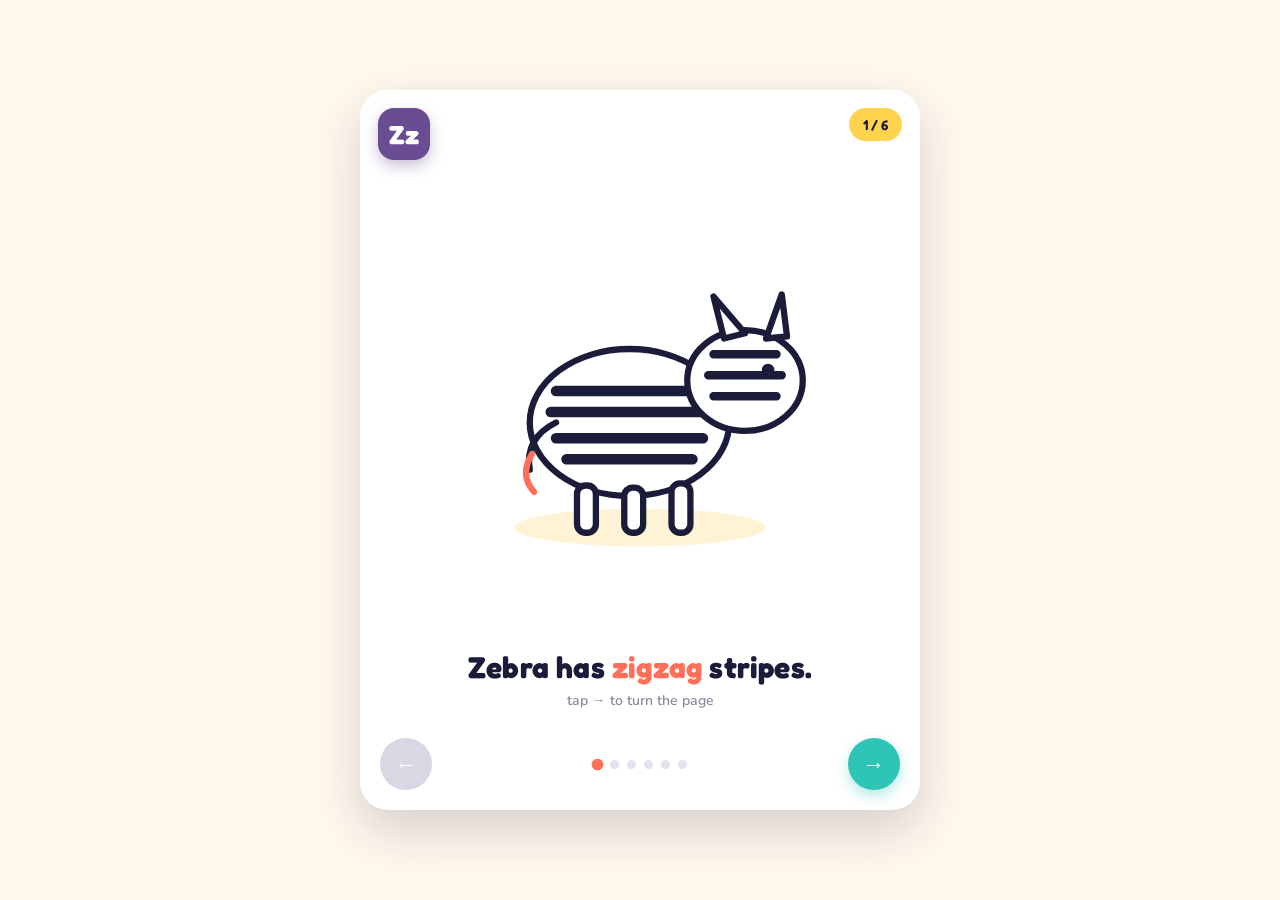
<file: KidsBooks/index.html>
<!DOCTYPE html>
<html lang="en">
<head>
<meta charset="UTF-8">
<title>Z is for Zebra — A Little Book</title>
<style>
  @import url('https://fonts.googleapis.com/css2?family=Fredoka:wght@500;600;700&family=Nunito:wght@600;800&display=swap');

  :root{
    --sun:#FFD34E;
    --coral:#FF6F59;
    --teal:#2EC4B6;
    --plum:#6A4C93;
    --ink:#1B1B3A;
    --paper:#FFFFFF;
    --cream:#FFF8ED;
  }

  *{box-sizing:border-box;}

  html,body{
    margin:0;
    height:100%;
    background:var(--cream);
    font-family:'Nunito',sans-serif;
    overflow:hidden;
  }

  .stage{
    position:relative;
    width:100%;
    height:100vh;
    display:flex;
    align-items:center;
    justify-content:center;
  }

  .book{
    position:relative;
    width:min(94vw,560px);
    height:min(88vh,720px);
    background:var(--paper);
    border-radius:28px;
    box-shadow:0 20px 50px rgba(27,27,58,0.18);
    overflow:hidden;
    display:flex;
    flex-direction:column;
  }

  .badge{
    position:absolute;
    top:18px;
    left:18px;
    width:52px;
    height:52px;
    border-radius:16px;
    background:var(--plum);
    color:#fff;
    display:flex;
    align-items:center;
    justify-content:center;
    font-family:'Fredoka',sans-serif;
    font-weight:700;
    font-size:26px;
    z-index:5;
    box-shadow:0 6px 14px rgba(106,76,147,0.35);
  }

  .pagecount{
    position:absolute;
    top:18px;
    right:18px;
    font-family:'Fredoka',sans-serif;
    font-weight:600;
    font-size:14px;
    color:var(--ink);
    background:var(--sun);
    padding:8px 14px;
    border-radius:20px;
    z-index:5;
  }

  .art-wrap{
    flex:1;
    display:flex;
    align-items:center;
    justify-content:center;
    background:var(--paper);
    padding:60px 30px 10px 30px;
  }

  .art-wrap svg{
    width:100%;
    height:100%;
    max-width:420px;
    max-height:420px;
  }

  .caption{
    padding:8px 28px 28px 28px;
    text-align:center;
  }

  .caption h1{
    font-family:'Fredoka',sans-serif;
    font-size:clamp(22px,6vw,30px);
    font-weight:700;
    color:var(--ink);
    margin:0 0 6px 0;
    letter-spacing:0.2px;
  }

  .caption .zword{
    color:var(--coral);
  }

  .caption p{
    margin:0;
    font-size:14px;
    color:#8A8AA3;
    font-weight:600;
  }

  .nav{
    display:flex;
    align-items:center;
    justify-content:space-between;
    padding:0 20px 20px 20px;
  }

  .navbtn{
    width:52px;
    height:52px;
    border-radius:50%;
    border:none;
    background:var(--teal);
    color:#fff;
    font-family:'Fredoka',sans-serif;
    font-size:22px;
    font-weight:700;
    cursor:pointer;
    display:flex;
    align-items:center;
    justify-content:center;
    transition:transform 0.15s ease, background 0.15s ease;
    box-shadow:0 6px 14px rgba(46,196,182,0.35);
  }
  .navbtn:hover{transform:translateY(-2px) scale(1.05);}
  .navbtn:disabled{
    background:#D8D8E4;
    box-shadow:none;
    cursor:default;
    transform:none;
  }

  .dots{
    display:flex;
    gap:8px;
  }
  .dot{
    width:9px;
    height:9px;
    border-radius:50%;
    background:#E3E3EE;
    transition:background 0.2s ease, transform 0.2s ease;
    cursor:pointer;
  }
  .dot.active{
    background:var(--coral);
    transform:scale(1.3);
  }

  @media (prefers-reduced-motion: reduce){
    .navbtn, .dot{transition:none;}
  }
</style>
</head>
<body>

<div class="stage">
  <div class="book">
    <div class="badge">Zz</div>
    <div class="pagecount" id="pagecount">1 / 6</div>
    <div class="art-wrap" id="art"></div>
    <div class="caption">
      <h1 id="sentence"></h1>
      <p id="sub">tap → to turn the page</p>
    </div>
    <div class="nav">
      <button class="navbtn" id="prev" aria-label="Previous page">&#8592;</button>
      <div class="dots" id="dots"></div>
      <button class="navbtn" id="next" aria-label="Next page">&#8594;</button>
    </div>
  </div>
</div>

<script>
const pages = [
  {
    sentence: 'Zebra has <span class="zword">zigzag</span> stripes.',
    svg: `
    <svg viewBox="0 0 400 400" xmlns="http://www.w3.org/2000/svg">
      <ellipse cx="200" cy="330" rx="120" ry="18" fill="#FFF3D6"/>
      <g>
        <ellipse cx="190" cy="230" rx="95" ry="70" fill="#FFFFFF" stroke="#1B1B3A" stroke-width="6"/>
        <path d="M120 200 L260 200 M115 220 L265 220 M120 245 L260 245 M130 265 L250 265" stroke="#1B1B3A" stroke-width="10" stroke-linecap="round"/>
        <ellipse cx="300" cy="190" rx="55" ry="48" fill="#FFFFFF" stroke="#1B1B3A" stroke-width="6"/>
        <path d="M270 165 L330 165 M265 185 L335 185 M270 205 L330 205" stroke="#1B1B3A" stroke-width="8" stroke-linecap="round"/>
        <circle cx="322" cy="180" r="6" fill="#1B1B3A"/>
        <path d="M280 150 L270 110 L300 145 Z" fill="#FFFFFF" stroke="#1B1B3A" stroke-width="6" stroke-linejoin="round"/>
        <path d="M320 150 L335 108 L340 148 Z" fill="#FFFFFF" stroke="#1B1B3A" stroke-width="6" stroke-linejoin="round"/>
        <rect x="140" y="290" width="18" height="45" rx="8" fill="#FFFFFF" stroke="#1B1B3A" stroke-width="6"/>
        <rect x="185" y="292" width="18" height="43" rx="8" fill="#FFFFFF" stroke="#1B1B3A" stroke-width="6"/>
        <rect x="230" y="288" width="18" height="47" rx="8" fill="#FFFFFF" stroke="#1B1B3A" stroke-width="6"/>
        <path d="M120 230 Q90 245 95 275" fill="none" stroke="#1B1B3A" stroke-width="6" stroke-linecap="round"/>
        <path d="M2 260 Q-10 280 4 296" fill="none" stroke="#FF6F59" stroke-width="6" stroke-linecap="round" transform="translate(95,0)"/>
      </g>
    </svg>`
  },
  {
    sentence: 'Zoe <span class="zword">zips</span> her zipper.',
    svg: `
    <svg viewBox="0 0 400 400" xmlns="http://www.w3.org/2000/svg">
      <ellipse cx="200" cy="345" rx="100" ry="15" fill="#FFF3D6"/>
      <circle cx="200" cy="140" r="62" fill="#FFDCC2"/>
      <path d="M140 110 Q200 60 260 110 Q262 90 200 82 Q138 90 140 110Z" fill="#6A4C93"/>
      <circle cx="180" cy="145" r="7" fill="#1B1B3A"/>
      <circle cx="222" cy="145" r="7" fill="#1B1B3A"/>
      <path d="M182 170 Q200 182 218 170" stroke="#1B1B3A" stroke-width="5" fill="none" stroke-linecap="round"/>
      <ellipse cx="160" cy="160" rx="10" ry="7" fill="#FFB6A3" opacity="0.7"/>
      <ellipse cx="240" cy="160" rx="10" ry="7" fill="#FFB6A3" opacity="0.7"/>
      <path d="M130 210 Q200 190 270 210 L280 340 Q200 365 120 340 Z" fill="#FFD34E"/>
      <path d="M200 205 L200 355" stroke="#1B1B3A" stroke-width="5" stroke-dasharray="2 8" stroke-linecap="round"/>
      <rect x="188" y="255" width="24" height="30" rx="5" fill="#1B1B3A"/>
      <circle cx="200" cy="270" r="5" fill="#FFD34E"/>
      <path d="M130 210 Q100 250 108 300" stroke="#FFD34E" stroke-width="26" fill="none" stroke-linecap="round"/>
      <path d="M270 210 Q300 250 296 300" stroke="#FFD34E" stroke-width="26" fill="none" stroke-linecap="round"/>
      <circle cx="106" cy="304" r="14" fill="#FFDCC2"/>
      <circle cx="298" cy="304" r="14" fill="#FFDCC2"/>
    </svg>`
  },
  {
    sentence: '<span class="zword">Zippy</span> zebra zooms fast.',
    svg: `
    <svg viewBox="0 0 400 400" xmlns="http://www.w3.org/2000/svg">
      <path d="M20 220 L90 220 M10 250 L80 250 M25 280 L95 280" stroke="#2EC4B6" stroke-width="8" stroke-linecap="round" opacity="0.6"/>
      <ellipse cx="230" cy="330" rx="110" ry="16" fill="#FFF3D6"/>
      <g transform="translate(20,0) rotate(-6 230 230)">
        <ellipse cx="230" cy="230" rx="100" ry="65" fill="#FFFFFF" stroke="#1B1B3A" stroke-width="6"/>
        <path d="M165 205 L295 205 M160 225 L300 225 M168 248 L292 248" stroke="#1B1B3A" stroke-width="9" stroke-linecap="round"/>
        <ellipse cx="335" cy="200" rx="48" ry="42" fill="#FFFFFF" stroke="#1B1B3A" stroke-width="6"/>
        <circle cx="355" cy="192" r="6" fill="#1B1B3A"/>
        <path d="M305 175 L296 138 L325 170Z" fill="#FFFFFF" stroke="#1B1B3A" stroke-width="5"/>
        <path d="M175 235 Q125 245 90 235" fill="none" stroke="#1B1B3A" stroke-width="6" stroke-linecap="round"/>
        <rect x="180" y="285" width="16" height="42" rx="7" fill="#FFFFFF" stroke="#1B1B3A" stroke-width="5" transform="rotate(20 188 300)"/>
        <rect x="215" y="288" width="16" height="40" rx="7" fill="#FFFFFF" stroke="#1B1B3A" stroke-width="5" transform="rotate(-15 223 305)"/>
        <rect x="255" y="285" width="16" height="42" rx="7" fill="#FFFFFF" stroke="#1B1B3A" stroke-width="5" transform="rotate(20 263 300)"/>
        <rect x="290" y="288" width="16" height="40" rx="7" fill="#FFFFFF" stroke="#1B1B3A" stroke-width="5" transform="rotate(-18 298 305)"/>
      </g>
      <path d="M70 190 L110 195 M60 240 L100 240 M75 285 L112 280" stroke="#FF6F59" stroke-width="6" stroke-linecap="round"/>
    </svg>`
  },
  {
    sentence: 'Zach eats a <span class="zword">zucchini</span>.',
    svg: `
    <svg viewBox="0 0 400 400" xmlns="http://www.w3.org/2000/svg">
      <ellipse cx="200" cy="345" rx="100" ry="15" fill="#FFF3D6"/>
      <circle cx="195" cy="150" r="60" fill="#F4C89A"/>
      <path d="M138 122 Q195 70 252 122 Q255 100 195 92 Q135 100 138 122Z" fill="#1B1B3A"/>
      <circle cx="175" cy="155" r="7" fill="#1B1B3A"/>
      <circle cx="217" cy="155" r="7" fill="#1B1B3A"/>
      <path d="M178 182 Q195 195 213 182" stroke="#1B1B3A" stroke-width="5" fill="none" stroke-linecap="round"/>
      <ellipse cx="155" cy="170" rx="10" ry="7" fill="#FFB6A3" opacity="0.7"/>
      <ellipse cx="238" cy="170" rx="10" ry="7" fill="#FFB6A3" opacity="0.7"/>
      <path d="M125 220 Q195 200 270 220 L280 340 Q195 365 115 340 Z" fill="#2EC4B6"/>
      <path d="M155 260 Q195 240 235 260" stroke="#1B1B3A" stroke-width="4" fill="none" opacity="0.3"/>
      <g transform="translate(160,235) rotate(-25)">
        <rect x="0" y="0" width="105" height="34" rx="17" fill="#3FA34D"/>
        <rect x="6" y="6" width="93" height="10" rx="5" fill="#7ED17E" opacity="0.7"/>
        <path d="M-6 17 L10 5 L10 29 Z" fill="#2E7D32"/>
      </g>
      <path d="M120 220 Q95 260 100 310" stroke="#2EC4B6" stroke-width="24" fill="none" stroke-linecap="round"/>
      <path d="M270 220 Q300 250 305 300" stroke="#2EC4B6" stroke-width="24" fill="none" stroke-linecap="round"/>
      <circle cx="98" cy="313" r="13" fill="#F4C89A"/>
    </svg>`
  },
  {
    sentence: 'Zara visits the <span class="zword">zoo</span>.',
    svg: `
    <svg viewBox="0 0 400 400" xmlns="http://www.w3.org/2000/svg">
      <ellipse cx="200" cy="350" rx="150" ry="14" fill="#FFF3D6"/>
      <path d="M40 250 L360 250" stroke="#C9A876" stroke-width="10"/>
      <g stroke="#C9A876" stroke-width="8">
        <line x1="60" y1="250" x2="60" y2="210"/>
        <line x1="110" y1="250" x2="110" y2="210"/>
        <line x1="160" y1="250" x2="160" y2="210"/>
      </g>
      <ellipse cx="270" cy="245" rx="55" ry="45" fill="#F2A65A"/>
      <ellipse cx="315" cy="220" rx="26" ry="24" fill="#F2A65A"/>
      <ellipse cx="235" cy="255" rx="8" ry="7" fill="#F2A65A"/>
      <path d="M300 200 L295 175 L312 195Z" fill="#F2A65A"/>
      <path d="M325 200 L338 178 L332 200Z" fill="#F2A65A"/>
      <circle cx="323" cy="214" r="5" fill="#1B1B3A"/>
      <path d="M270 200 Q276 150 300 130" stroke="#F4D06F" stroke-width="20" fill="none" stroke-linecap="round"/>
      <ellipse cx="303" cy="126" rx="20" ry="18" fill="#F4D06F"/>
      <path d="M292 112 L288 96 L300 108Z" fill="#F4D06F"/>
      <path d="M312 112 L320 96 L315 110Z" fill="#F4D06F"/>
      <circle cx="311" cy="122" r="4" fill="#1B1B3A"/>
      <path d="M285 145 L280 165 M295 160 L292 180 M305 150 L302 170" stroke="#B8862E" stroke-width="4"/>
      <circle cx="90" cy="150" r="55" fill="#FFDCC2"/>
      <path d="M40 130 Q90 90 140 130 Q142 105 90 100 Q38 105 40 130Z" fill="#6A4C93"/>
      <circle cx="72" cy="155" r="6" fill="#1B1B3A"/>
      <circle cx="108" cy="155" r="6" fill="#1B1B3A"/>
      <path d="M75 178 Q90 190 105 178" stroke="#1B1B3A" stroke-width="5" fill="none" stroke-linecap="round"/>
      <path d="M40 200 Q90 180 140 200 L148 300 Q90 320 32 300 Z" fill="#FF6F59"/>
      <path d="M148 205 Q175 175 160 145" stroke="#FFDCC2" stroke-width="18" fill="none" stroke-linecap="round"/>
      <path d="M40 220 Q15 250 22 285" stroke="#FF6F59" stroke-width="20" fill="none" stroke-linecap="round"/>
    </svg>`
  },
  {
    sentence: '<span class="zword">Zero</span> zebras left. Goodnight, zoo!',
    svg: `
    <svg viewBox="0 0 400 400" xmlns="http://www.w3.org/2000/svg">
      <circle cx="90" cy="70" r="6" fill="#FFD34E"/>
      <circle cx="330" cy="60" r="4" fill="#FFD34E"/>
      <circle cx="270" cy="40" r="5" fill="#FFD34E"/>
      <circle cx="60" cy="120" r="4" fill="#FFD34E"/>
      <circle cx="200" cy="55" r="4" fill="#FFD34E"/>
      <path d="M300 60 Q320 40 345 45 Q328 55 330 75 Q315 65 300 60Z" fill="#FFD34E"/>
      <ellipse cx="200" cy="340" rx="130" ry="16" fill="#F0EDFB"/>
      <g transform="translate(0,20)">
        <ellipse cx="200" cy="255" rx="105" ry="70" fill="#FFFFFF" stroke="#1B1B3A" stroke-width="6"/>
        <path d="M130 230 L270 230 M125 252 L275 252 M135 275 L265 275" stroke="#1B1B3A" stroke-width="9" stroke-linecap="round"/>
        <ellipse cx="105" cy="220" rx="42" ry="36" fill="#FFFFFF" stroke="#1B1B3A" stroke-width="6"/>
        <path d="M85 208 Q95 200 105 208" stroke="#1B1B3A" stroke-width="4" fill="none" stroke-linecap="round"/>
        <path d="M132 195 L142 165 L150 195Z" fill="#FFFFFF" stroke="#1B1B3A" stroke-width="5"/>
        <path d="M95 300 Q95 320 95 335" stroke="#1B1B3A" stroke-width="14" stroke-linecap="round"/>
        <path d="M150 305 Q150 322 150 335" stroke="#1B1B3A" stroke-width="14" stroke-linecap="round"/>
        <path d="M250 305 Q250 322 250 335" stroke="#1B1B3A" stroke-width="14" stroke-linecap="round"/>
        <path d="M295 235 Q270 245 250 235" fill="none" stroke="#1B1B3A" stroke-width="5" stroke-linecap="round"/>
      </g>
      <path d="M235 60 Q260 40 285 60 Q262 55 250 75 Q240 60 235 60Z" fill="#FFF9E8"/>
    </svg>`
  }
];

let idx = 0;
const artEl = document.getElementById('art');
const sentEl = document.getElementById('sentence');
const countEl = document.getElementById('pagecount');
const dotsEl = document.getElementById('dots');
const prevBtn = document.getElementById('prev');
const nextBtn = document.getElementById('next');

function buildDots(){
  dotsEl.innerHTML = '';
  pages.forEach((p,i)=>{
    const d = document.createElement('div');
    d.className = 'dot' + (i===idx ? ' active' : '');
    d.addEventListener('click', ()=>{ idx = i; render(); });
    dotsEl.appendChild(d);
  });
}

function render(){
  artEl.innerHTML = pages[idx].svg;
  sentEl.innerHTML = pages[idx].sentence;
  countEl.textContent = (idx+1) + ' / ' + pages.length;
  prevBtn.disabled = idx === 0;
  nextBtn.disabled = idx === pages.length - 1;
  buildDots();
}

prevBtn.addEventListener('click', ()=>{ if(idx>0){ idx--; render(); } });
nextBtn.addEventListener('click', ()=>{ if(idx<pages.length-1){ idx++; render(); } });
document.addEventListener('keydown', (e)=>{
  if(e.key === 'ArrowRight' && idx < pages.length-1){ idx++; render(); }
  if(e.key === 'ArrowLeft' && idx > 0){ idx--; render(); }
});

render();
</script>
</body>
</html>
</file>
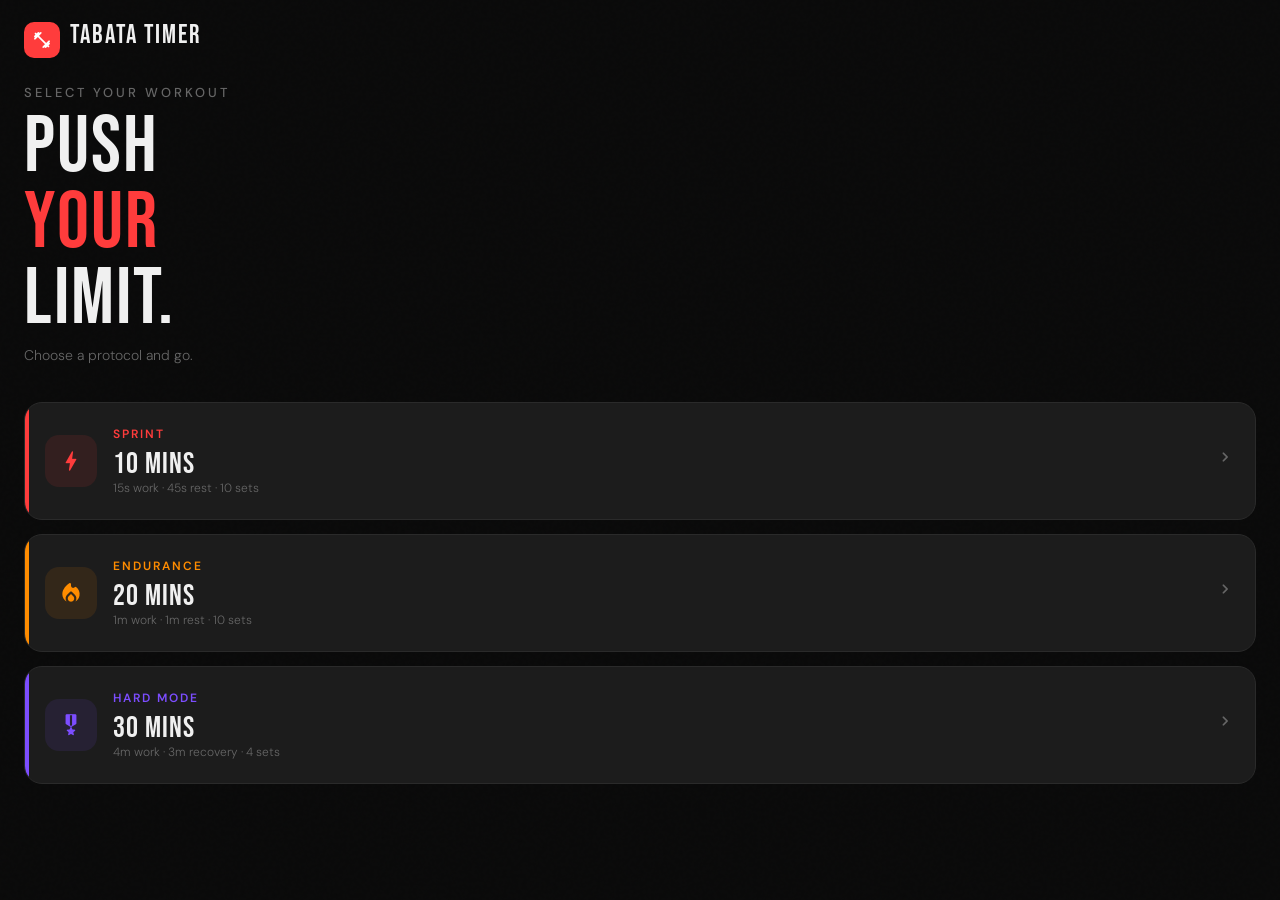
<file: worout/index.html>
<!DOCTYPE html>
<html lang="en">
<head>
  <meta charset="UTF-8" />
  <meta name="viewport" content="width=device-width, initial-scale=1.0, viewport-fit=cover" />
  <meta name="theme-color" content="#0a0a0a" />
  <meta name="apple-mobile-web-app-capable" content="yes" />
  <meta name="apple-mobile-web-app-status-bar-style" content="black-translucent" />
  <meta name="apple-mobile-web-app-title" content="Tabata" />
  <title>Tabata Timer</title>
  <link rel="manifest" href="manifest.json" />
  <link rel="apple-touch-icon" href="icons/icon-192.png" />
  <link href="https://cdn.jsdelivr.net/npm/bootstrap@5.3.2/dist/css/bootstrap.min.css" rel="stylesheet" />
  <link href="https://fonts.googleapis.com/icon?family=Material+Icons+Round" rel="stylesheet" />
  <link href="https://fonts.googleapis.com/css2?family=Bebas+Neue&family=DM+Sans:wght@300;400;500;700&display=swap" rel="stylesheet" />

  <style>
    :root {
      --bg:        #0a0a0a;
      --surface:   #141414;
      --card:      #1c1c1c;
      --border:    #2a2a2a;
      --work:      #ff3c3c;
      --rest:      #00e5a0;
      --prep:      #ffc940;
      --text:      #f0f0f0;
      --muted:     #666;
      --radius:    18px;
      --font-disp: 'Bebas Neue', sans-serif;
      --font-body: 'DM Sans', sans-serif;
    }

    * { box-sizing: border-box; margin: 0; padding: 0; }

    body {
      background: var(--bg);
      color: var(--text);
      font-family: var(--font-body);
      min-height: 100dvh;
      overflow-x: hidden;
    }

    body::before {
      content: '';
      position: fixed; inset: 0;
      background-image: url("data:image/svg+xml,%3Csvg viewBox='0 0 256 256' xmlns='http://www.w3.org/2000/svg'%3E%3Cfilter id='n'%3E%3CfeTurbulence type='fractalNoise' baseFrequency='0.9' numOctaves='4' stitchTiles='stitch'/%3E%3C/filter%3E%3Crect width='100%25' height='100%25' filter='url(%23n)' opacity='0.03'/%3E%3C/svg%3E");
      pointer-events: none; z-index: 0; opacity: 0.4;
    }

    .app-wrapper {
      position: relative; z-index: 1;
      min-height: 100dvh;
      display: flex; flex-direction: column;
    }

    /* ── HEADER ── */
    .app-header {
      padding: 20px 24px 0;
      display: flex; align-items: center; gap: 10px;
    }
    .app-header .logo-icon {
      width: 36px; height: 36px;
      background: var(--work); border-radius: 10px;
      display: flex; align-items: center; justify-content: center;
    }
    .app-header .logo-icon .material-icons-round { font-size: 20px; color: #fff; }
    .app-header h1 { font-family: var(--font-disp); font-size: 26px; letter-spacing: 2px; color: var(--text); }

    /* ── SCREENS ── */
    .screen { display: none; flex-direction: column; flex: 1; padding: 24px; }
    .screen.active { display: flex; animation: fadeUp .3s ease both; }
    @keyframes fadeUp {
      from { opacity: 0; transform: translateY(16px); }
      to   { opacity: 1; transform: translateY(0); }
    }

    /* ── HOME ── */
    .home-tagline { font-size: 13px; font-weight: 500; letter-spacing: 3px; text-transform: uppercase; color: var(--muted); margin-bottom: 6px; }
    .home-title { font-family: var(--font-disp); font-size: clamp(52px, 14vw, 80px); line-height: 0.95; letter-spacing: 2px; color: var(--text); margin-bottom: 8px; }
    .home-title span { color: var(--work); }
    .home-subtitle { font-size: 14px; color: var(--muted); margin-bottom: 36px; font-weight: 300; }

    /* ── WORKOUT CARDS ── */
    .workout-card {
      background: var(--card); border: 1px solid var(--border);
      border-radius: var(--radius); padding: 22px 20px; cursor: pointer;
      transition: transform .2s ease, border-color .2s ease, box-shadow .2s ease;
      position: relative; overflow: hidden; margin-bottom: 14px;
      display: flex; align-items: center; gap: 16px;
    }
    .workout-card::before {
      content: ''; position: absolute; left: 0; top: 0; bottom: 0;
      width: 4px; background: var(--card-accent, var(--work)); border-radius: 4px 0 0 4px;
    }
    .workout-card:hover, .workout-card:active {
      transform: scale(1.015);
      border-color: var(--card-accent, var(--work));
      box-shadow: 0 8px 32px rgba(0,0,0,.4);
    }
    .workout-card .card-icon {
      width: 52px; height: 52px; flex-shrink: 0; border-radius: 14px;
      background: var(--card-accent-bg, rgba(255,60,60,.12));
      display: flex; align-items: center; justify-content: center;
    }
    .workout-card .card-icon .material-icons-round { font-size: 26px; color: var(--card-accent, var(--work)); }
    .workout-card .card-body { flex: 1; }
    .workout-card .card-duration { font-family: var(--font-disp); font-size: 30px; letter-spacing: 1px; color: var(--text); line-height: 1; }
    .workout-card .card-name { font-size: 12px; font-weight: 600; letter-spacing: 2px; text-transform: uppercase; color: var(--card-accent, var(--work)); margin-bottom: 6px; }
    .workout-card .card-meta { font-size: 12px; color: var(--muted); font-weight: 300; }
    .workout-card .card-arrow .material-icons-round { font-size: 20px; color: var(--muted); }

    /* ── TIMER SCREEN ── */
    #timerScreen { padding: 16px 24px 32px; }

    .timer-nav { display: flex; align-items: center; gap: 12px; margin-bottom: 16px; }
    .btn-back {
      background: var(--card); border: 1px solid var(--border); color: var(--text);
      border-radius: 12px; width: 42px; height: 42px;
      display: flex; align-items: center; justify-content: center; cursor: pointer; transition: background .15s;
    }
    .btn-back:hover { background: var(--border); }
    .btn-back .material-icons-round { font-size: 20px; }
    .timer-workout-name { font-size: 13px; font-weight: 600; letter-spacing: 2px; text-transform: uppercase; color: var(--muted); }

    /* ── SOUND TOGGLE ── */
    .sound-toggle {
      background: var(--card); border: 1px solid var(--border); color: var(--muted);
      border-radius: 10px; width: 36px; height: 36px; margin-left: auto;
      display: flex; align-items: center; justify-content: center; cursor: pointer; transition: color .15s;
    }
    .sound-toggle.muted { color: var(--border); }
    .sound-toggle .material-icons-round { font-size: 18px; }

    /* ── PREP BANNER ── */
    .prep-banner {
      display: none; align-items: center; gap: 8px;
      padding: 8px 14px;
      background: rgba(255,201,64,.08); border: 1px solid rgba(255,201,64,.2);
      border-radius: 12px; margin-bottom: 10px;
    }
    .prep-banner.visible { display: flex; }
    .prep-banner .material-icons-round { font-size: 16px; color: var(--prep); }
    .prep-banner .prep-label { font-size: 12px; color: var(--prep); font-weight: 500; letter-spacing: 1px; }

    /* ── PHASE BADGE ── */
    .phase-badge {
      display: inline-flex; align-items: center; gap: 6px;
      padding: 6px 16px; border-radius: 50px;
      font-family: var(--font-disp); font-size: 18px; letter-spacing: 3px;
      transition: background .4s ease, color .4s ease;
    }
    .phase-badge.work { background: rgba(255,60,60,.15);  color: var(--work); }
    .phase-badge.rest { background: rgba(0,229,160,.15);  color: var(--rest); }
    .phase-badge.prep { background: rgba(255,201,64,.15); color: var(--prep); }
    .phase-badge .material-icons-round { font-size: 16px; }

    /* ── VOICE INDICATOR pill (shows what's being spoken) ── */
    .voice-pill {
      display: none;
      align-items: center; gap: 5px;
      padding: 3px 10px;
      border-radius: 50px;
      background: rgba(255,255,255,.06);
      border: 1px solid rgba(255,255,255,.10);
      margin-left: 8px;
    }
    .voice-pill.speaking { display: inline-flex; animation: voiceFade 1.5s ease infinite; }
    .voice-pill .material-icons-round { font-size: 12px; color: var(--muted); }
    .voice-pill span { font-size: 11px; color: var(--muted); letter-spacing: 1px; font-weight: 500; text-transform: uppercase; }
    @keyframes voiceFade {
      0%, 100% { opacity: 1; }
      50%       { opacity: .45; }
    }

    /* ── CLOCK ── */
    .clock-wrap {
      display: flex; flex-direction: column;
      align-items: center; justify-content: center;
      flex: 1; padding: 12px 0;
    }
    .clock-ring-wrap {
      position: relative; width: min(280px, 80vw); height: min(280px, 80vw); margin-bottom: 16px;
    }
    .clock-svg { width: 100%; height: 100%; transform: rotate(-90deg); }
    .clock-track { fill: none; stroke: var(--border); stroke-width: 8; }
    .clock-prog { fill: none; stroke: var(--work); stroke-width: 8; stroke-linecap: round; transition: stroke-dashoffset .5s linear, stroke .4s ease; }
    .clock-inner { position: absolute; inset: 0; display: flex; flex-direction: column; align-items: center; justify-content: center; }
    .clock-time {
      font-family: var(--font-disp); font-size: clamp(58px, 18vw, 88px);
      line-height: 1; letter-spacing: 2px; transition: color .4s ease;
    }
    .clock-time.work { color: var(--work); }
    .clock-time.rest { color: var(--rest); }
    .clock-time.prep { color: var(--prep); }

    @keyframes prepPulse {
      0%   { transform: scale(1.25); opacity: .55; }
      100% { transform: scale(1);    opacity: 1;   }
    }
    .prep-pulse { animation: prepPulse .3s cubic-bezier(0.34, 1.56, 0.64, 1) both; }

    .clock-sub {
      font-size: 12px; font-weight: 600; letter-spacing: 2px;
      text-transform: uppercase; color: var(--muted); margin-top: 4px; min-height: 18px;
    }
    .clock-sub.prep-text { color: var(--prep); }

    .set-info { text-align: right; }
    .clock-set-label { font-size: 11px; font-weight: 600; letter-spacing: 2px; text-transform: uppercase; color: var(--muted); }
    .clock-set-val { font-family: var(--font-disp); font-size: 22px; letter-spacing: 1px; color: var(--text); }

    /* ── SET DOTS ── */
    .set-dots { display: flex; gap: 8px; flex-wrap: wrap; justify-content: center; margin-bottom: 8px; }
    .set-dot { width: 10px; height: 10px; border-radius: 50%; background: var(--border); transition: background .3s, transform .3s; }
    .set-dot.done   { background: var(--muted); }
    .set-dot.active { background: var(--work); transform: scale(1.4); }

    /* ── CONTROLS ── */
    .controls { display: flex; align-items: center; justify-content: center; gap: 16px; margin-top: 4px; }
    .ctrl-btn {
      border: none; cursor: pointer;
      display: flex; align-items: center; justify-content: center;
      transition: transform .15s ease; font-family: var(--font-body);
    }
    .ctrl-btn:active { transform: scale(0.93); }
    .ctrl-btn.secondary {
      width: 54px; height: 54px; border-radius: 16px;
      background: var(--card); border: 1px solid var(--border); color: var(--text);
    }
    .ctrl-btn.secondary .material-icons-round { font-size: 22px; }
    .ctrl-btn.primary { width: 72px; height: 72px; border-radius: 22px; color: #fff; }
    .ctrl-btn.primary.work-mode { background: var(--work); box-shadow: 0 8px 24px rgba(255,60,60,.4); }
    .ctrl-btn.primary.rest-mode { background: var(--rest); box-shadow: 0 8px 24px rgba(0,229,160,.4); }
    .ctrl-btn.primary.prep-mode { background: var(--prep); box-shadow: 0 8px 24px rgba(255,201,64,.35); }
    .ctrl-btn.primary .material-icons-round { font-size: 30px; }

    /* ── COMPLETE ── */
    #completeScreen { align-items: center; justify-content: center; text-align: center; }
    .complete-icon-wrap {
      width: 100px; height: 100px; border-radius: 30px;
      background: rgba(0,229,160,.15);
      display: flex; align-items: center; justify-content: center; margin-bottom: 28px;
      animation: popIn .5s cubic-bezier(0.175, 0.885, 0.32, 1.275) both;
    }
    .complete-icon-wrap .material-icons-round { font-size: 50px; color: var(--rest); }
    @keyframes popIn {
      from { transform: scale(0.5); opacity: 0; }
      to   { transform: scale(1);   opacity: 1; }
    }
    .complete-title { font-family: var(--font-disp); font-size: 52px; letter-spacing: 2px; color: var(--text); line-height: 1; margin-bottom: 10px; }
    .complete-sub { font-size: 15px; color: var(--muted); margin-bottom: 40px; font-weight: 300; }
    .complete-sub span { color: var(--rest); font-weight: 500; }
    .btn-home {
      display: inline-flex; align-items: center; gap: 8px;
      background: var(--card); border: 1px solid var(--border); color: var(--text);
      padding: 14px 32px; border-radius: 16px;
      font-family: var(--font-body); font-size: 15px; font-weight: 500;
      cursor: pointer; transition: background .15s, border-color .15s; text-decoration: none;
    }
    .btn-home:hover { background: var(--border); border-color: var(--muted); }
    .btn-home .material-icons-round { font-size: 18px; }

    @supports (padding-bottom: env(safe-area-inset-bottom)) {
      #timerScreen, #homeScreen, #completeScreen {
        padding-bottom: calc(24px + env(safe-area-inset-bottom));
      }
    }
  </style>
</head>
<body>
<div class="app-wrapper">

  <!-- HEADER -->
  <header class="app-header" id="appHeader">
    <div class="logo-icon"><span class="material-icons-round">fitness_center</span></div>
    <h1>TABATA TIMER</h1>
  </header>

  <!-- ══════ HOME SCREEN ══════ -->
  <section class="screen active" id="homeScreen">
    <p class="home-tagline">Select your workout</p>
    <div class="home-title">PUSH<br><span>YOUR</span><br>LIMIT.</div>
    <p class="home-subtitle">Choose a protocol and go.</p>

    <div class="workout-card" style="--card-accent:#ff3c3c;--card-accent-bg:rgba(255,60,60,.1)"
         onclick="selectWorkout(0)" role="button" tabindex="0" aria-label="10 minute sprint workout">
      <div class="card-icon"><span class="material-icons-round">bolt</span></div>
      <div class="card-body">
        <div class="card-name">Sprint</div>
        <div class="card-duration">10 MINS</div>
        <div class="card-meta">15s work · 45s rest · 10 sets</div>
      </div>
      <div class="card-arrow"><span class="material-icons-round">chevron_right</span></div>
    </div>

    <div class="workout-card" style="--card-accent:#ff8c00;--card-accent-bg:rgba(255,140,0,.1)"
         onclick="selectWorkout(1)" role="button" tabindex="0" aria-label="20 minute endurance workout">
      <div class="card-icon" style="background:rgba(255,140,0,.1)">
        <span class="material-icons-round" style="color:#ff8c00">local_fire_department</span>
      </div>
      <div class="card-body">
        <div class="card-name" style="color:#ff8c00">Endurance</div>
        <div class="card-duration">20 MINS</div>
        <div class="card-meta">1m work · 1m rest · 10 sets</div>
      </div>
      <div class="card-arrow"><span class="material-icons-round">chevron_right</span></div>
    </div>

    <div class="workout-card" style="--card-accent:#7c4dff;--card-accent-bg:rgba(124,77,255,.1)"
         onclick="selectWorkout(2)" role="button" tabindex="0" aria-label="30 minute hard mode workout">
      <div class="card-icon" style="background:rgba(124,77,255,.1)">
        <span class="material-icons-round" style="color:#7c4dff">military_tech</span>
      </div>
      <div class="card-body">
        <div class="card-name" style="color:#7c4dff">Hard Mode</div>
        <div class="card-duration">30 MINS</div>
        <div class="card-meta">4m work · 3m recovery · 4 sets</div>
      </div>
      <div class="card-arrow"><span class="material-icons-round">chevron_right</span></div>
    </div>
  </section>

  <!-- ══════ TIMER SCREEN ══════ -->
  <section class="screen" id="timerScreen">

    <div class="timer-nav">
      <button class="btn-back" onclick="goHome()" aria-label="Back to home">
        <span class="material-icons-round">arrow_back</span>
      </button>
      <span class="timer-workout-name" id="workoutLabel">SPRINT</span>
      <!-- Voice speaking indicator -->
      <div class="voice-pill" id="voicePill">
        <span class="material-icons-round">record_voice_over</span>
        <span id="voicePillText">GO</span>
      </div>
      <!-- Sound/voice mute toggle -->
      <button class="sound-toggle" id="soundToggle" onclick="toggleSound()" aria-label="Toggle sound and voice">
        <span class="material-icons-round" id="soundIcon">volume_up</span>
      </button>
    </div>

    <!-- Prep banner -->
    <div class="prep-banner" id="prepBanner">
      <span class="material-icons-round">hourglass_top</span>
      <span class="prep-label">GET READY — 15 SECOND PREP</span>
    </div>

    <!-- Phase row -->
    <div style="display:flex;justify-content:space-between;align-items:center;margin-bottom:10px;">
      <span class="phase-badge prep" id="phaseBadge">
        <span class="material-icons-round">hourglass_top</span>
        <span id="phaseLabel">PREP</span>
      </span>
      <div class="set-info">
        <div class="clock-set-label">SET</div>
        <div class="clock-set-val"><span id="currentSet">1</span> / <span id="totalSets">10</span></div>
      </div>
    </div>

    <!-- Clock ring -->
    <div class="clock-wrap">
      <div class="clock-ring-wrap">
        <svg class="clock-svg" viewBox="0 0 120 120">
          <circle class="clock-track" cx="60" cy="60" r="52" />
          <circle class="clock-prog" cx="60" cy="60" r="52" id="clockProg"
            stroke-dasharray="326.73" stroke-dashoffset="0" />
        </svg>
        <div class="clock-inner">
          <div class="clock-time prep" id="clockTime">00:15</div>
          <div class="clock-sub prep-text" id="clockSub">GET READY</div>
        </div>
      </div>
      <div class="set-dots" id="setDots"></div>
    </div>

    <!-- Controls -->
    <div class="controls">
      <button class="ctrl-btn secondary" onclick="resetTimer()" aria-label="Reset">
        <span class="material-icons-round">restart_alt</span>
      </button>
      <button class="ctrl-btn primary prep-mode" id="playPauseBtn" onclick="toggleTimer()" aria-label="Play or pause">
        <span class="material-icons-round" id="playPauseIcon">pause</span>
      </button>
      <button class="ctrl-btn secondary" onclick="skipPhase()" aria-label="Skip phase">
        <span class="material-icons-round">skip_next</span>
      </button>
    </div>

  </section>

  <!-- ══════ COMPLETE SCREEN ══════ -->
  <section class="screen" id="completeScreen">
    <div class="complete-icon-wrap">
      <span class="material-icons-round">emoji_events</span>
    </div>
    <div class="complete-title">NAILED<br>IT.</div>
    <p class="complete-sub">You crushed <span id="completeWorkoutName">10 MINS</span>.<br>Time to recover.</p>
    <button class="btn-home" onclick="goHome()">
      <span class="material-icons-round">home</span>
      Back to workouts
    </button>
  </section>

</div>

<script src="https://cdn.jsdelivr.net/npm/bootstrap@5.3.2/dist/js/bootstrap.bundle.min.js"></script>
<script>
/* ═══════════════════════════════════════════════════
   CONSTANTS
═══════════════════════════════════════════════════ */
const PREP_SEC = 15;
const CIRCUM   = 326.73; // 2π × 52

const WORKOUTS = [
  { name: 'SPRINT',    label: '10 MINS', workSec: 15,  restSec: 45,  sets: 10 },
  { name: 'ENDURANCE', label: '20 MINS', workSec: 60,  restSec: 60,  sets: 10 },
  { name: 'HARD MODE', label: '30 MINS', workSec: 240, restSec: 180, sets: 4  },
];

/* ═══════════════════════════════════════════════════
   STATE
═══════════════════════════════════════════════════ */
let state = {
  workoutIdx:     0,
  workout:        null,
  phase:          'prep',
  set:            1,
  timeLeft:       PREP_SEC,
  totalPhaseTime: PREP_SEC,
  running:        false,
  interval:       null,
  completed:      false,
};

/* ═══════════════════════════════════════════════════
   VOICE SYSTEM — Web Speech API
   Robotic, fast Eddie-US style voice countdown.
═══════════════════════════════════════════════════ */
let voices       = [];
let soundEnabled = true;

// Load voices — they load async in most browsers
function loadVoices() {
  voices = speechSynthesis.getVoices();
}
loadVoices();
if (typeof speechSynthesis !== 'undefined' && speechSynthesis.onvoiceschanged !== undefined) {
  speechSynthesis.onvoiceschanged = loadVoices;
}

/**
 * Voice priority:
 * 1. Eddie (macOS/iOS) — natural but fast+low pitch = robotic
 * 2. Any en-US voice
 * 3. Any English voice
 * 4. Whatever is available
 */
function getVoice() {
  return (
    voices.find(v => v.name.toLowerCase().includes('eddie') || v.voiceURI.toLowerCase().includes('eddie-us')) ||
    voices.find(v => v.lang === 'en-US') ||
    voices.find(v => v.lang.startsWith('en')) ||
    voices[0] ||
    null
  );
}

/**
 * speak(text) — fires voice + shows the pill indicator.
 * Silenced by soundEnabled flag (same toggle as audio).
 */
function speak(text) {
  if (!soundEnabled) return;
  if (typeof speechSynthesis === 'undefined') return;
  speechSynthesis.cancel();
  const utterance  = new SpeechSynthesisUtterance(text);
  const voice      = getVoice();
  if (voice) { utterance.voice = voice; utterance.lang = voice.lang; }
  utterance.rate   = 1.2;   // fast, punchy
  utterance.pitch  = 0.4;   // low = robotic
  utterance.volume = 1.0;
  // Show pill while speaking
  showVoicePill(text);
  utterance.onend = () => hideVoicePill();
  speechSynthesis.speak(utterance);
}

function showVoicePill(text) {
  const pill = document.getElementById('voicePill');
  document.getElementById('voicePillText').textContent = text.toUpperCase();
  pill.classList.add('speaking');
  clearTimeout(pill._hideTimer);
  pill._hideTimer = setTimeout(hideVoicePill, 2000);
}
function hideVoicePill() {
  document.getElementById('voicePill').classList.remove('speaking');
}

/* ═══════════════════════════════════════════════════
   AUDIO ENGINE — sfxr-inspired Web Audio synthesis
   iOS Safari hardened: context must be created AND
   a sound played within the same gesture. After that
   iOS suspends it on every tick — so we resume() before
   every tone() call and retry if still suspended.
═══════════════════════════════════════════════════ */
let audioCtx      = null;
let audioUnlocked = false;

/**
 * MUST be called synchronously inside a user-gesture handler.
 * Creates the AudioContext, resumes it, plays a silent buffer
 * (the iOS unlock trick), and warms up speech synthesis.
 */
function unlockAudio() {
  try {
    if (!audioCtx) {
      audioCtx = new (window.AudioContext || window.webkitAudioContext)();
    }
    // resume() returns a Promise — start it now while in gesture
    audioCtx.resume().then(() => { audioUnlocked = true; });

    // Silent 1-sample buffer — required by iOS Safari
    const buf = audioCtx.createBuffer(1, 1, 22050);
    const src = audioCtx.createBufferSource();
    src.buffer = buf;
    src.connect(audioCtx.destination);
    src.start(0);

    // Warm up speech synthesis on iOS (must be in gesture too)
    if (typeof speechSynthesis !== 'undefined') {
      const u = new SpeechSynthesisUtterance('');
      u.volume = 0;
      speechSynthesis.speak(u);
    }
  } catch(e) { console.warn('Audio unlock failed:', e); }
}

/**
 * Keep AudioContext alive on iOS — it re-suspends after
 * every gesture ends, so we hook touchstart to revive it.
 */
document.addEventListener('touchstart', () => {
  if (audioCtx && audioCtx.state === 'suspended') {
    audioCtx.resume();
  }
}, { passive: true });

/**
 * Also resume on visibilitychange (returning from background on iPhone)
 */
document.addEventListener('visibilitychange', () => {
  if (!document.hidden && audioCtx && audioCtx.state === 'suspended') {
    audioCtx.resume();
  }
});

function getCtx() {
  if (!audioCtx) {
    audioCtx = new (window.AudioContext || window.webkitAudioContext)();
  }
  // Always kick a resume — harmless if already running
  if (audioCtx.state !== 'running') {
    audioCtx.resume();
  }
  return audioCtx;
}

/** Mute button — silences BOTH Web Audio tones AND SpeechSynthesis */
function toggleSound() {
  soundEnabled = !soundEnabled;
  document.getElementById('soundIcon').textContent = soundEnabled ? 'volume_up' : 'volume_off';
  document.getElementById('soundToggle').classList.toggle('muted', !soundEnabled);
  if (!soundEnabled && typeof speechSynthesis !== 'undefined') {
    speechSynthesis.cancel();
    hideVoicePill();
  }
}

/**
 * Core tone synthesizer — sfxr-style params.
 * iOS safe: if context is suspended when called (common on iPhone)
 * it resumes first then retries the tone after a short wait.
 */
function tone(p) {
  if (!soundEnabled) return;
  const ctx = getCtx();

  // iOS suspends context between ticks — resume and retry once
  if (ctx.state === 'suspended') {
    ctx.resume().then(() => _playTone(ctx, p));
    return;
  }
  _playTone(ctx, p);
}

function _playTone(ctx, p) {
  try {
    const now  = ctx.currentTime + (p.delay || 0);
    const dur  = p.duration || 0.2;
    const atk  = p.attack   || 0.008;
    const rel  = p.release  || dur * 0.4;
    const vol  = (p.volume  || 0.3) * 0.85;

    const osc  = ctx.createOscillator();
    const gain = ctx.createGain();

    osc.type = p.type || 'square';
    osc.frequency.setValueAtTime(p.freq, now);
    if (p.endFreq) {
      osc.frequency.exponentialRampToValueAtTime(Math.max(p.endFreq, 1), now + dur);
    }

    if (p.vibratoRate && p.vibratoDepth) {
      const lfo  = ctx.createOscillator();
      const lfoG = ctx.createGain();
      lfo.frequency.value = p.vibratoRate;
      lfoG.gain.value     = p.vibratoDepth;
      lfo.connect(lfoG);
      lfoG.connect(osc.frequency);
      lfo.start(now);
      lfo.stop(now + dur + 0.1);
    }

    gain.gain.setValueAtTime(0.0001, now);
    gain.gain.linearRampToValueAtTime(vol, now + atk);
    gain.gain.setValueAtTime(vol, now + dur - rel);
    gain.gain.exponentialRampToValueAtTime(0.0001, now + dur);

    osc.connect(gain);
    gain.connect(ctx.destination);
    osc.start(now);
    osc.stop(now + dur + 0.05);
  } catch(e) { console.warn('tone() error:', e); }
}

/* ─────────────────────────────────────────────────
   SOUND LIBRARY
───────────────────────────────────────────────── */
const SFX = {

  sprint_work() {
    tone({ freq:660,  endFreq:990,  type:'square', duration:0.10, volume:0.38, attack:0.003, release:0.07 });
    tone({ freq:990,  endFreq:1320, type:'square', duration:0.12, volume:0.42, attack:0.003, release:0.09, delay:0.10 });
  },
  sprint_rest() {
    tone({ freq:1000, endFreq:280, type:'sine', duration:0.42, volume:0.38, attack:0.01, release:0.28 });
    tone({ freq:500,  endFreq:140, type:'sine', duration:0.42, volume:0.18, attack:0.01, release:0.28 });
  },

  endurance_work() {
    tone({ freq:220, endFreq:660,  type:'sawtooth', duration:0.35, volume:0.22, attack:0.015, release:0.15 });
    tone({ freq:330, endFreq:880,  type:'sawtooth', duration:0.35, volume:0.18, attack:0.015, release:0.15 });
    tone({ freq:880,               type:'square',   duration:0.18, volume:0.36, attack:0.005, release:0.13, delay:0.30 });
    tone({ freq:1320,              type:'square',   duration:0.14, volume:0.30, attack:0.005, release:0.10, delay:0.42 });
  },
  endurance_rest() {
    tone({ freq:528, endFreq:264, type:'sine', duration:0.60, volume:0.34, attack:0.03, release:0.35, vibratoRate:5, vibratoDepth:10 });
    tone({ freq:352, endFreq:176, type:'sine', duration:0.60, volume:0.16, attack:0.04, release:0.35 });
  },

  hard_work() {
    tone({ freq:110,  endFreq:38,  type:'sine',   duration:0.60, volume:0.60, attack:0.003, release:0.50 });
    tone({ freq:220,  endFreq:75,  type:'sine',   duration:0.28, volume:0.38, attack:0.003, release:0.22 });
    tone({ freq:1400, endFreq:500, type:'square', duration:0.07, volume:0.28, attack:0.002, release:0.06 });
  },
  hard_rest() {
    tone({ freq:800, endFreq:60,  type:'sawtooth', duration:0.75, volume:0.22, attack:0.04, release:0.55 });
    tone({ freq:400, endFreq:40,  type:'sine',     duration:0.75, volume:0.32, attack:0.04, release:0.55 });
  },

  prep_tick() {
    tone({ freq:1100, endFreq:800, type:'square', duration:0.06, volume:0.18, attack:0.003, release:0.045 });
  },
  prep_beep() {
    tone({ freq:1000, type:'square', duration:0.16, volume:0.48, attack:0.005, release:0.12 });
  },
  prep_go() {
    [[440,0],[550,0.10],[660,0.20],[880,0.32],[1100,0.46]].forEach(([f,d]) => {
      tone({ freq:f, type:'square', duration:0.16, volume:0.38, attack:0.005, release:0.12, delay:d });
    });
  },

  countdown_beep(phase) {
    if (phase === 'work') {
      tone({ freq:1400, endFreq:1100, type:'square', duration:0.15, volume:0.48, attack:0.004, release:0.11 });
    } else {
      tone({ freq:660, endFreq:520, type:'sine', duration:0.18, volume:0.44, attack:0.006, release:0.14 });
    }
  },

  soft_tick(phase) {
    if (phase === 'work') {
      tone({ freq:1600, endFreq:1200, type:'square', duration:0.04, volume:0.12, attack:0.002, release:0.03 });
    } else {
      tone({ freq:600,  endFreq:450,  type:'sine',   duration:0.05, volume:0.11, attack:0.003, release:0.04 });
    }
  },

  complete() {
    [523,659,784,659,784,1047,784].forEach((f,i) => {
      tone({ freq:f, type:'square', duration:0.16, volume:0.32, attack:0.005, release:0.11, delay:i*0.1 });
    });
  },
};

function playPhase(phase, idx) {
  if (phase === 'work') {
    if      (idx === 0) SFX.sprint_work();
    else if (idx === 1) SFX.endurance_work();
    else                SFX.hard_work();
  } else if (phase === 'rest') {
    if      (idx === 0) SFX.sprint_rest();
    else if (idx === 1) SFX.endurance_rest();
    else                SFX.hard_rest();
  }
}

/* ═══════════════════════════════════════════════════
   DOM REFS
═══════════════════════════════════════════════════ */
const $phaseLabel  = document.getElementById('phaseLabel');
const $phaseBadge  = document.getElementById('phaseBadge');
const $clockTime   = document.getElementById('clockTime');
const $clockProg   = document.getElementById('clockProg');
const $clockSub    = document.getElementById('clockSub');
const $currentSet  = document.getElementById('currentSet');
const $totalSets   = document.getElementById('totalSets');
const $workLabel   = document.getElementById('workoutLabel');
const $playIcon    = document.getElementById('playPauseIcon');
const $playBtn     = document.getElementById('playPauseBtn');
const $setDots     = document.getElementById('setDots');
const $complName   = document.getElementById('completeWorkoutName');
const $prepBanner  = document.getElementById('prepBanner');

/* ═══════════════════════════════════════════════════
   SCREEN
═══════════════════════════════════════════════════ */
function showScreen(name) {
  ['homeScreen','timerScreen','completeScreen'].forEach(id =>
    document.getElementById(id).classList.remove('active'));
  document.getElementById(name + 'Screen').classList.add('active');
  document.getElementById('appHeader').style.display = name === 'home' ? 'flex' : 'none';
}

/* ═══════════════════════════════════════════════════
   SELECT WORKOUT
═══════════════════════════════════════════════════ */
function selectWorkout(idx) {
  unlockAudio(); // ← MUST be first, while gesture is still active

  const w = WORKOUTS[idx];
  state = { workoutIdx:idx, workout:w, phase:'prep', set:1,
            timeLeft:PREP_SEC, totalPhaseTime:PREP_SEC,
            running:false, interval:null, completed:false };

  $workLabel.textContent  = w.name;
  $totalSets.textContent  = w.sets;
  $complName.textContent  = w.label;

  buildDots(w.sets);
  applyPhaseStyle('prep');
  renderDisplay();
  showScreen('timer');

  setTimeout(autoStartPrep, 370);
}

function autoStartPrep() {
  if (state.phase !== 'prep' || state.running) return;
  state.running = true;
  $playIcon.textContent = 'pause';
  // Resume audio context right before starting the interval
  // (we're still close enough to the gesture for iOS to allow it)
  if (audioCtx && audioCtx.state === 'suspended') audioCtx.resume();
  state.interval = setInterval(tick, 1000);
}

/* ═══════════════════════════════════════════════════
   PHASE STYLE
═══════════════════════════════════════════════════ */
function applyPhaseStyle(phase) {
  const badgeIcon = $phaseBadge.querySelector('.material-icons-round');
  $phaseBadge.className = `phase-badge ${phase}`;
  $clockTime.className  = `clock-time ${phase}`;

  if (phase === 'prep') {
    $phaseLabel.textContent = 'PREP';
    badgeIcon.textContent   = 'hourglass_top';
    $clockSub.textContent   = 'GET READY';
    $clockSub.className     = 'clock-sub prep-text';
    $clockProg.style.stroke = 'var(--prep)';
    $playBtn.className      = 'ctrl-btn primary prep-mode';
    $prepBanner.classList.add('visible');
  } else if (phase === 'work') {
    $phaseLabel.textContent = 'WORK';
    badgeIcon.textContent   = 'flash_on';
    $clockSub.textContent   = '';
    $clockSub.className     = 'clock-sub';
    $clockProg.style.stroke = 'var(--work)';
    $playBtn.className      = 'ctrl-btn primary work-mode';
    $prepBanner.classList.remove('visible');
  } else {
    $phaseLabel.textContent = 'REST';
    badgeIcon.textContent   = 'self_improvement';
    $clockSub.textContent   = '';
    $clockSub.className     = 'clock-sub';
    $clockProg.style.stroke = 'var(--rest)';
    $playBtn.className      = 'ctrl-btn primary rest-mode';
    $prepBanner.classList.remove('visible');
  }
}

/* ═══════════════════════════════════════════════════
   DISPLAY
═══════════════════════════════════════════════════ */
function renderDisplay() {
  const t = state.timeLeft;
  $clockTime.textContent  = `${pad(Math.floor(t/60))}:${pad(t%60)}`;
  $currentSet.textContent = state.set;
  const ratio = state.totalPhaseTime > 0 ? t / state.totalPhaseTime : 0;
  $clockProg.style.strokeDashoffset = CIRCUM * (1 - ratio);
}
function pad(n) { return String(n).padStart(2,'0'); }

/* ═══════════════════════════════════════════════════
   TICK — runs every second
   Handles tones + voice per phase.
═══════════════════════════════════════════════════ */
function tick() {
  if (state.timeLeft <= 0) { advancePhase(); return; }

  state.timeLeft--;
  renderDisplay();

  const t = state.timeLeft;

  /* ── PREP phase ── */
  if (state.phase === 'prep') {
    if (t > 0 && t <= 5) {
      // Beep + VOICE: "Five", "Four", "Three", "Two", "One"
      SFX.prep_beep();
      speak(['', 'One', 'Two', 'Three', 'Four', 'Five'][t]);
      vibrate([25]);
      pulseClock();
    } else if (t > 5) {
      SFX.prep_tick();
    }

  /* ── WORK or REST phases ── */
  } else if (state.phase === 'work' || state.phase === 'rest') {
    if (t > 0 && t <= 5) {
      // Beep + VOICE countdown
      SFX.countdown_beep(state.phase);
      speak(['', 'One', 'Two', 'Three', 'Four', 'Five'][t]);
      vibrate([20]);
      pulseClock();
    } else if (t > 0) {
      SFX.soft_tick(state.phase);
    }
  }
}

function pulseClock() {
  $clockTime.classList.remove('prep-pulse');
  void $clockTime.offsetWidth; // force reflow
  $clockTime.classList.add('prep-pulse');
}

/* ═══════════════════════════════════════════════════
   ADVANCE PHASE
═══════════════════════════════════════════════════ */
function advancePhase() {
  const { workout: w, workoutIdx: idx } = state;

  if (state.phase === 'prep') {
    // PREP → WORK
    SFX.prep_go();
    speak('Go!');
    vibrate([60, 30, 60]);
    state.phase = 'work'; state.timeLeft = w.workSec; state.totalPhaseTime = w.workSec;
    applyPhaseStyle('work');
    renderDisplay(); updateDots();
    setTimeout(() => playPhase('work', idx), 560);

  } else if (state.phase === 'work') {
    // WORK → REST
    speak('Rest');
    playPhase('rest', idx);
    vibrate([50]);
    state.phase = 'rest'; state.timeLeft = w.restSec; state.totalPhaseTime = w.restSec;
    applyPhaseStyle('rest');
    renderDisplay();

  } else {
    // REST → next set or complete
    if (state.set >= w.sets) {
      clearInterval(state.interval);
      state.running = false; state.completed = true;
      SFX.complete();
      vibrate([200, 80, 200, 80, 400]);
      setTimeout(() => {
        speak('Workout complete. Great job!');
        showScreen('complete');
      }, 900);
      return;
    }
    state.set++;
    speak(`Work. Set ${state.set}`);
    playPhase('work', idx);
    vibrate([50]);
    state.phase = 'work'; state.timeLeft = w.workSec; state.totalPhaseTime = w.workSec;
    applyPhaseStyle('work');
    renderDisplay(); updateDots();
  }
}

/* ═══════════════════════════════════════════════════
   DOTS
═══════════════════════════════════════════════════ */
function buildDots(count) {
  $setDots.innerHTML = '';
  for (let i = 1; i <= count; i++) {
    const d = document.createElement('div');
    d.className = 'set-dot' + (i === 1 ? ' active' : '');
    d.id = `dot-${i}`;
    $setDots.appendChild(d);
  }
}
function updateDots() {
  for (let i = 1; i <= state.workout.sets; i++) {
    const d = document.getElementById(`dot-${i}`);
    if (!d) continue;
    d.className = 'set-dot' + (i < state.set ? ' done' : i === state.set ? ' active' : '');
  }
}

/* ═══════════════════════════════════════════════════
   CONTROLS
═══════════════════════════════════════════════════ */
function toggleTimer() {
  if (state.completed) return;
  unlockAudio(); // ensure alive on manual tap
  state.running = !state.running;
  $playIcon.textContent = state.running ? 'pause' : 'play_arrow';
  if (state.running) {
    if (audioCtx && audioCtx.state === 'suspended') audioCtx.resume();
    state.interval = setInterval(tick, 1000);
  } else {
    clearInterval(state.interval);
    if (typeof speechSynthesis !== 'undefined') speechSynthesis.cancel();
  }
}

function skipPhase() {
  clearInterval(state.interval);
  if (typeof speechSynthesis !== 'undefined') speechSynthesis.cancel();
  state.timeLeft = 0;
  advancePhase();
  if (state.running && !state.completed) state.interval = setInterval(tick, 1000);
}

function resetTimer() {
  clearInterval(state.interval);
  if (typeof speechSynthesis !== 'undefined') speechSynthesis.cancel();
  hideVoicePill();
  state.phase = 'prep'; state.set = 1;
  state.timeLeft = PREP_SEC; state.totalPhaseTime = PREP_SEC;
  state.running = false; state.completed = false;
  $playIcon.textContent = 'pause';
  applyPhaseStyle('prep');
  renderDisplay(); updateDots();
  setTimeout(autoStartPrep, 50);
}

function goHome() {
  clearInterval(state.interval);
  if (typeof speechSynthesis !== 'undefined') speechSynthesis.cancel();
  hideVoicePill();
  state.running = false;
  showScreen('home');
}

function vibrate(p) { if (navigator.vibrate) navigator.vibrate(p); }

/* ── Keyboard shortcuts ── */
document.addEventListener('keydown', e => {
  if (!document.getElementById('timerScreen').classList.contains('active')) return;
  if (e.code === 'Space') { e.preventDefault(); toggleTimer(); }
  if (e.code === 'KeyR')  resetTimer();
  if (e.code === 'KeyS')  skipPhase();
});

document.querySelectorAll('.workout-card').forEach((card, i) => {
  card.addEventListener('keydown', e => {
    if (e.code === 'Enter' || e.code === 'Space') { e.preventDefault(); selectWorkout(i); }
  });
});

/* ═══════════════════════════════════════════════════
   PWA — register real sw.js + manifest
═══════════════════════════════════════════════════ */
if ('serviceWorker' in navigator) {
  window.addEventListener('load', () => {
    navigator.serviceWorker.register('/sw.js')
      .then(reg => {
        reg.addEventListener('updatefound', () => {
          const nw = reg.installing;
          nw.addEventListener('statechange', () => {
            if (nw.state === 'installed' && navigator.serviceWorker.controller) {
              console.log('[SW] New version available — reload to update.');
            }
          });
        });
      })
      .catch(err => console.warn('[SW] Registration failed:', err));
  });
}

/* ═══════════════════════════════════════════════════
   iOS AUDIO KEEPALIVE
   iOS suspends AudioContext silently during long rests.
   Play an inaudible buffer every 20s to keep it alive.
═══════════════════════════════════════════════════ */
setInterval(() => {
  if (!audioCtx || !soundEnabled) return;
  if (audioCtx.state === 'suspended') {
    audioCtx.resume();
    return;
  }
  // Play a completely silent 1-sample buffer as a keepalive ping
  try {
    const buf = audioCtx.createBuffer(1, 1, audioCtx.sampleRate);
    const src = audioCtx.createBufferSource();
    src.buffer = buf;
    src.connect(audioCtx.destination);
    src.start(0);
  } catch(e) {}
}, 20000);

/* ── INIT ── */
showScreen('home');
</script>
</body>
</html>
</file>
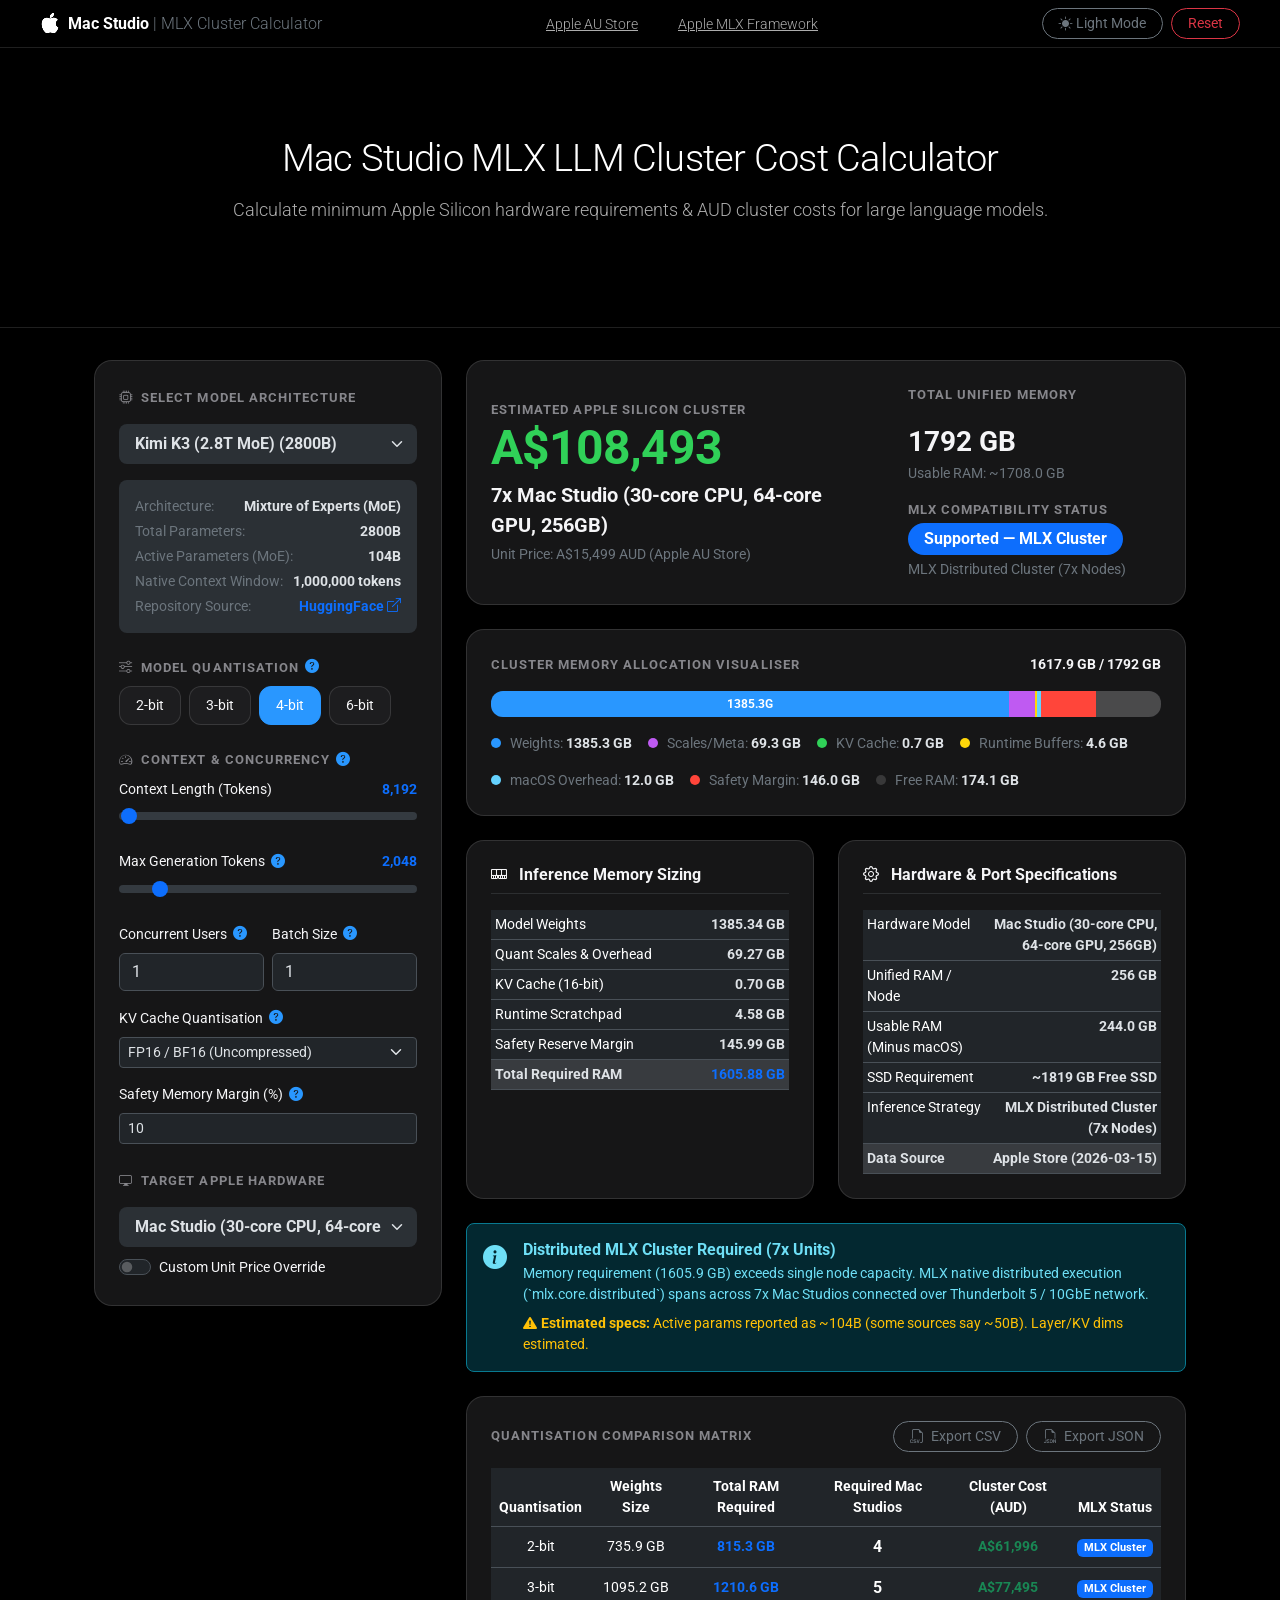
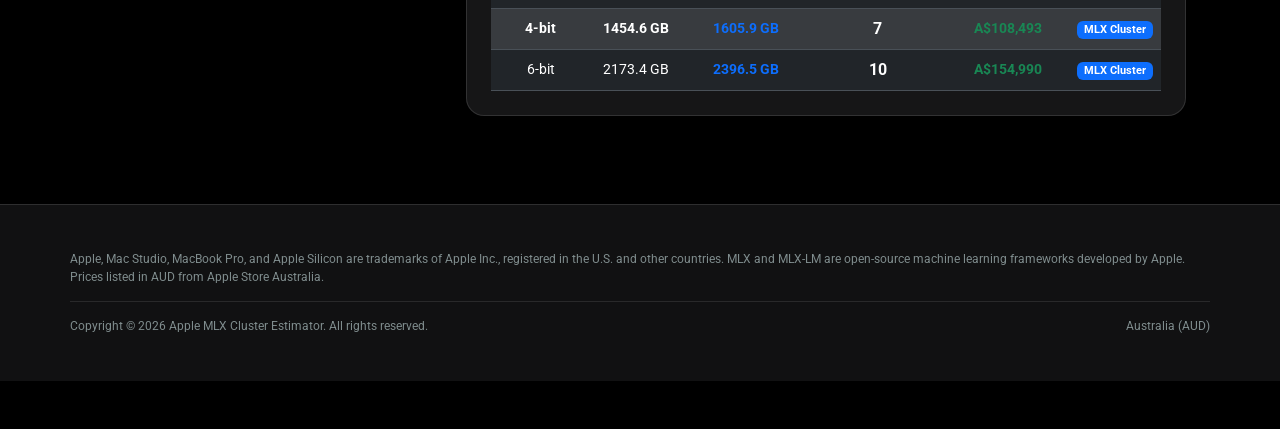
<file: AI Harness/Apple/index.html>
<!DOCTYPE html>
<html lang="en" data-bs-theme="dark">
<head>
  <meta charset="UTF-8">
  <meta name="viewport" content="width=device-width, initial-scale=1.0">
  <title>Mac Studio — MLX LLM Cluster Cost Calculator</title>
  
  <!-- Bootstrap 5 & Bootstrap Icons -->
  <link href="https://cdn.jsdelivr.net/npm/bootstrap@5.3.3/dist/css/bootstrap.min.css" rel="stylesheet">
  <link href="https://cdn.jsdelivr.net/npm/bootstrap-icons@1.11.3/font/bootstrap-icons.min.css" rel="stylesheet">

  <!-- Custom Apple Store UI CSS -->
  <style>
    @import url('https://fonts.googleapis.com/css?family=Roboto:100,300,400,700&display=swap');

    * {
      padding: 0;
      margin: 0;
      box-sizing: border-box;
      font-family: 'Roboto', sans-serif;
      text-decoration: none;
    }

    :root {
      --apple-bg: #000000;
      --apple-card-bg: #161617;
      --apple-card-border: rgba(255, 255, 255, 0.12);
      --apple-text: #f5f5f7;
      --apple-text-secondary: #86868b;
      --apple-blue: #2997ff;
      --apple-green: #30d158;
      --apple-purple: #bf5af2;
      --apple-yellow: #ffd60a;
      --apple-red: #ff453a;
      --apple-pill-bg: #1d1d1f;
    }

    [data-bs-theme="light"] {
      --apple-bg: #f5f5f7;
      --apple-card-bg: #ffffff;
      --apple-card-border: rgba(0, 0, 0, 0.08);
      --apple-text: #1d1d1f;
      --apple-text-secondary: #86868b;
      --apple-pill-bg: #e8e8ed;
    }

    body {
      background-color: var(--apple-bg);
      color: var(--apple-text);
      padding-bottom: 3rem;
    }

    /* Navigation Bar */
    nav {
      width: 100%;
      height: 48px;
      background: #000000;
      display: flex;
      justify-content: space-between;
      align-items: center;
      padding: 0 40px;
      position: sticky;
      top: 0;
      z-index: 1000;
      border-bottom: 1px solid var(--apple-card-border);
    }

    nav ul {
      list-style: none;
      display: flex;
      margin: 0;
      padding: 0;
    }

    nav ul li {
      margin: 0 20px;
    }

    nav ul li a {
      font-weight: 300;
      color: #adadad;
      transition: 600ms;
      font-size: 0.9rem;
    }

    nav ul li a:hover {
      color: #f5f5f7;
    }

    /* Hero Banner */
    .welcome {
      width: 100%;
      height: 280px;
      background: linear-gradient(180deg, rgba(0,0,0,0.6) 0%, rgba(0,0,0,0.9) 100%), 
                  url("https://store.storeimages.cdn-apple.com/8756/as-images.apple.com/is/thai-aos-en-banner-hero-20160202?wid=1440&hei=689&fmt=jpeg&qlt=80&op_usm=0.5,0.5&.v=0");
      background-repeat: no-repeat;
      background-size: cover;
      background-position: center;
      display: flex;
      flex-direction: column;
      justify-content: center;
      align-items: center;
      text-align: center;
      margin-bottom: 2rem;
      border-bottom: 1px solid var(--apple-card-border);
    }

    .welcome h1 {
      color: #fff;
      font-weight: 300;
      font-size: 2.4rem;
      letter-spacing: -0.02em;
    }

    .welcome p {
      color: #adadad;
      font-weight: 300;
      font-size: 1.1rem;
      margin-top: 8px;
    }

    /* Cards */
    .grid-product {
      background: var(--apple-card-bg);
      border: 1px solid var(--apple-card-border);
      border-radius: 18px;
      padding: 24px;
      transition: .3s ease;
      box-shadow: 0 4px 20px rgba(0,0,0,0.15);
    }

    .grid-product:hover {
      border-color: var(--apple-blue);
    }

    .hero-price {
      font-size: 3rem;
      font-weight: 700;
      line-height: 1;
      color: var(--apple-green);
      letter-spacing: -0.02em;
    }

    .section-title {
      font-size: 0.82rem;
      font-weight: 700;
      text-transform: uppercase;
      letter-spacing: 0.08em;
      color: var(--apple-text-secondary);
      margin-bottom: 1rem;
    }

    /* Pill Selection Buttons */
    .apple-pill-group {
      display: flex;
      flex-wrap: wrap;
      gap: 8px;
    }

    .apple-pill {
      background: var(--apple-pill-bg);
      color: var(--apple-text);
      border: 1px solid var(--apple-card-border);
      border-radius: 12px;
      padding: 8px 16px;
      font-size: 0.88rem;
      font-weight: 400;
      cursor: pointer;
      transition: all 0.2s ease;
      user-select: none;
    }

    .apple-pill:hover {
      border-color: var(--apple-blue);
    }

    .apple-pill.active {
      background: var(--apple-blue);
      color: #ffffff;
      border-color: var(--apple-blue);
    }

    /* Memory Visualiser Bar */
    .memory-bar-container {
      height: 26px;
      border-radius: 12px;
      overflow: hidden;
      display: flex;
      background: rgba(120, 120, 128, 0.2);
    }

    .memory-bar-segment {
      height: 100%;
      transition: width 0.35s ease;
      display: flex;
      align-items: center;
      justify-content: center;
      font-size: 0.72rem;
      font-weight: 700;
      color: #ffffff;
      white-space: nowrap;
      overflow: hidden;
    }

    .seg-weights { background-color: var(--apple-blue); }
    .seg-scales { background-color: var(--apple-purple); }
    .seg-kv { background-color: var(--apple-green); }
    .seg-runtime { background-color: var(--apple-yellow); color: #000; }
    .seg-macos { background-color: #64d2ff; color: #000; }
    .seg-safety { background-color: var(--apple-red); }
    .seg-free { background-color: rgba(255, 255, 255, 0.15); color: var(--apple-text); }

    .legend-dot {
      display: inline-block;
      width: 10px;
      height: 10px;
      border-radius: 50%;
      margin-right: 6px;
    }

    /* Tooltips */
    .tooltip-icon {
      color: var(--apple-blue);
      cursor: pointer;
      font-size: 0.9rem;
      margin-left: 6px;
    }

    /* Footer */
    footer {
      width: 100%;
      background: #111112;
      display: flex;
      flex-direction: column;
      align-items: center;
      margin-top: 4rem;
      padding: 30px 0;
      border-top: 1px solid var(--apple-card-border);
    }

    .footer-main {
      width: 90%;
      max-width: 1140px;
    }

    .footer-detail {
      font-size: 0.75rem;
      color: #7f8c8d;
      padding: 15px 0;
      border-bottom: 1px solid rgba(255,255,255,0.1);
    }

    .footer-copyright {
      color: #7f8c8d;
      font-size: 0.75rem;
      display: flex;
      justify-content: space-between;
      margin-top: 15px;
    }
  </style>
</head>
<body>

<!-- NAVIGATION BAR -->
<nav>
  <div class="d-flex align-items-center gap-2 text-white fw-bold">
    <i class="bi bi-apple fs-5"></i>
    <span>Mac Studio <span class="fw-light text-secondary">| MLX Cluster Calculator</span></span>
  </div>
  <ul>
    <li><a href="https://www.apple.com/au/shop/buy-mac/mac-studio" target="_blank">Apple AU Store</a></li>
    <li><a href="https://github.com/ml-explore/mlx" target="_blank">Apple MLX Framework</a></li>
  </ul>
  <div class="d-flex align-items-center gap-2">
    <button class="btn btn-sm btn-outline-secondary rounded-pill px-3" id="btnThemeToggle" onclick="toggleTheme()">
      <i class="bi bi-sun-fill" id="themeIcon"></i> <span id="themeText">Light Mode</span>
    </button>
    <button class="btn btn-sm btn-outline-danger rounded-pill px-3" onclick="resetDefaults()">
      Reset
    </button>
  </div>
</nav>

<!-- WELCOME HERO SECTION -->
<div class="welcome">
  <h1>Mac Studio MLX LLM Cluster Cost Calculator</h1>
  <p>Calculate minimum Apple Silicon hardware requirements & AUD cluster costs for large language models.</p>
</div>

<!-- MAIN CALCULATOR LAYOUT -->
<div class="container-xl px-4">
  <div class="row g-4">
    
    <!-- LEFT PANEL: INPUT CONTROLS -->
    <div class="col-lg-5 col-xl-4">
      <div class="grid-product">
        
        <!-- 1. MODEL SELECTION -->
        <div class="mb-4">
          <label class="section-title"><i class="bi bi-cpu me-1"></i> Select Model Architecture</label>
          <select class="form-select form-select-lg bg-body-tertiary border-0 fs-6 fw-bold" id="modelSelect" onchange="onModelChange()"></select>

          <div class="p-3 mt-3 rounded-3 bg-body-tertiary small text-secondary">
            <div class="d-flex justify-content-between mb-1">
              <span>Architecture:</span>
              <span id="lblArch" class="fw-bold text-body">-</span>
            </div>
            <div class="d-flex justify-content-between mb-1">
              <span>Total Parameters:</span>
              <span id="lblParams" class="fw-bold text-body">-</span>
            </div>
            <div class="d-flex justify-content-between mb-1" id="rowActiveParams">
              <span>Active Parameters (MoE):</span>
              <span id="lblActiveParams" class="fw-bold text-body">-</span>
            </div>
            <div class="d-flex justify-content-between mb-1">
              <span>Native Context Window:</span>
              <span id="lblNativeCtx" class="fw-bold text-body">-</span>
            </div>
            <div class="d-flex justify-content-between">
              <span>Repository Source:</span>
              <a id="lblSource" href="#" target="_blank" class="text-primary text-decoration-none fw-bold">HuggingFace <i class="bi bi-box-arrow-up-right"></i></a>
            </div>
          </div>
        </div>

        <!-- 2. QUANTISATION WITH TOOLTIP -->
        <div class="mb-4">
          <div class="d-flex align-items-center mb-2">
            <label class="section-title mb-0"><i class="bi bi-sliders me-1"></i> Model Quantisation</label>
            <i class="bi bi-question-circle-fill tooltip-icon" 
               data-bs-toggle="tooltip" 
               data-bs-placement="top" 
               data-bs-title="Model Quantisation: Reduces model memory footprint by compressing FP16 weights into lower-bit representations (e.g. 4-bit or 8-bit). Lower bits save VRAM and cost, but may slightly impact accuracy."></i>
          </div>
          <div class="apple-pill-group" id="quantPillsGroup"></div>
        </div>

        <!-- 3. INFERENCE CONFIGURATION WITH TOOLTIPS -->
        <div class="mb-4">
          <div class="d-flex align-items-center mb-2">
            <label class="section-title mb-0"><i class="bi bi-speedometer2 me-1"></i> Context & Concurrency</label>
            <i class="bi bi-question-circle-fill tooltip-icon" 
               data-bs-toggle="tooltip" 
               data-bs-placement="top" 
               data-bs-title="Context & Concurrency: Defines token processing length and simultaneous request scaling. Longer prompt lengths and higher user counts exponentially scale KV cache memory consumption."></i>
          </div>
          
          <div class="mb-3">
            <div class="d-flex justify-content-between small mb-1">
              <span>Context Length (Tokens)</span>
              <span id="lblCtxVal" class="fw-bold text-primary">8,192</span>
            </div>
            <input type="range" class="form-range" id="inputContext" min="1024" max="1000000" step="1024" value="8192" oninput="calculate()">
          </div>

          <div class="mb-3">
            <div class="d-flex justify-content-between small mb-1">
              <span class="d-flex align-items-center">
                Max Generation Tokens
                <i class="bi bi-question-circle-fill tooltip-icon" 
                   data-bs-toggle="tooltip" 
                   data-bs-placement="top" 
                   data-bs-title="Max Generation Tokens: Upper limit on output tokens generated per request. Combined with context length to determine peak KV cache allocation requirements per user stream."></i>
              </span>
              <span id="lblGenVal" class="fw-bold text-primary">2,048</span>
            </div>
            <input type="range" class="form-range" id="inputGenLength" min="128" max="16384" step="128" value="2048" oninput="calculate()">
          </div>

          <div class="row g-2 mb-3">
            <div class="col-6">
              <label class="form-label small d-flex align-items-center">
                Concurrent Users
                <i class="bi bi-question-circle-fill tooltip-icon" 
                   data-bs-toggle="tooltip" 
                   data-bs-placement="top" 
                   data-bs-title="Concurrent Users: Number of simultaneous prompt execution streams served in parallel. Total KV Cache RAM = Per-Request KV Memory × Concurrent Users."></i>
              </label>
              <input type="number" class="form-control" id="inputConcurrency" value="1" min="1" max="256" onchange="calculate()">
            </div>
            <div class="col-6">
              <label class="form-label small d-flex align-items-center">
                Batch Size
                <i class="bi bi-question-circle-fill tooltip-icon" 
                   data-bs-toggle="tooltip" 
                   data-bs-placement="top" 
                   data-bs-title="Batch Size: Number of sequence forward passes executed together in MLX Metal matrix operations. Higher batching increases throughput at the expense of temporary runtime buffer RAM."></i>
              </label>
              <input type="number" class="form-control" id="inputBatch" value="1" min="1" max="64" onchange="calculate()">
            </div>
          </div>

          <div class="mb-3">
            <label class="form-label small d-flex align-items-center">
              KV Cache Quantisation
              <i class="bi bi-question-circle-fill tooltip-icon" 
                 data-bs-toggle="tooltip" 
                 data-bs-placement="top" 
                 data-bs-title="KV Cache Quantisation: Quantises Key-Value attention states stored during inference. Converting KV cache from FP16 to 8-bit or 4-bit reduces KV RAM up to 75% for long-context requests."></i>
            </label>
            <select class="form-select form-select-sm" id="selectKVCache" onchange="calculate()">
              <option value="16">FP16 / BF16 (Uncompressed)</option>
              <option value="8">8-bit KV Cache Quantisation (v2)</option>
              <option value="4">4-bit KV Cache Quantisation (v2)</option>
            </select>
          </div>

          <div class="mb-2">
            <label class="form-label small d-flex align-items-center">
              Safety Memory Margin (%)
              <i class="bi bi-question-circle-fill tooltip-icon" 
                 data-bs-toggle="tooltip" 
                 data-bs-placement="top" 
                 data-bs-title="Safety Memory Margin (%): Buffer added over calculated inference memory to guard against Metal unified memory allocation spikes, context fragmentation, and system process headroom."></i>
            </label>
            <input type="number" class="form-control form-control-sm" id="inputSafetyMargin" value="10" min="0" max="50" onchange="calculate()">
          </div>
        </div>

        <!-- 4. TARGET HARDWARE -->
        <div>
          <label class="section-title"><i class="bi bi-display me-1"></i> Target Apple Hardware</label>
          <select class="form-select form-select-lg bg-body-tertiary border-0 fs-6 fw-bold mb-2" id="hardwareSelect" onchange="onHardwareChange()"></select>

          <div class="form-check form-switch mt-2">
            <input class="form-check-input" type="checkbox" id="chkCustomPrice" onchange="toggleCustomPrice()">
            <label class="form-check-label small" for="chkCustomPrice">Custom Unit Price Override</label>
          </div>
          <div id="customPriceBox" class="mt-2 d-none">
            <div class="input-group input-group-sm">
              <span class="input-group-text">A$</span>
              <input type="number" class="form-control" id="inputCustomPrice" placeholder="Custom AUD Price" onchange="calculate()">
            </div>
          </div>
        </div>

      </div>
    </div>

    <!-- RIGHT PANEL: DASHBOARD METRICS -->
    <div class="col-lg-7 col-xl-8">
      
      <!-- HERO SUMMARY CARD -->
      <div class="grid-product mb-4">
        <div class="row align-items-center g-4">
          <div class="col-md-7">
            <div class="section-title mb-1">Estimated Apple Silicon Cluster</div>
            <div class="hero-price mb-2" id="resTotalCost">A$15,499</div>
            <div class="fs-5 fw-bold mb-1" id="resHardwareDesc">1x Mac Studio (256 GB)</div>
            <div class="small text-secondary" id="resUnitPrice">Verified Price: A$15,499.00 AUD (Apple AU Store)</div>
          </div>
          <div class="col-md-5 border-start-md ps-md-4">
            <div class="mb-3">
              <div class="section-title">Total Unified Memory</div>
              <div class="fs-3 fw-bold" id="resTotalRAM">256 GB</div>
              <div class="small text-secondary" id="resUsableRAM">Usable RAM: ~244 GB</div>
            </div>
            <div>
              <div class="section-title mb-1">MLX Compatibility Status</div>
              <span id="resStatusBadge" class="badge bg-success text-black fs-6 px-3 py-2 rounded-pill">Supported — Single Mac</span>
              <div class="small text-secondary mt-1" id="resExecutionMethod">Single Mac Standalone Execution</div>
            </div>
          </div>
        </div>
      </div>

      <!-- MEMORY BREAKDOWN VISUALISER BAR -->
      <div class="grid-product mb-4">
        <div class="d-flex justify-content-between align-items-center mb-3">
          <span class="section-title mb-0">Cluster Memory Allocation Visualiser</span>
          <span class="small fw-bold" id="lblMemRatio">0 GB / 256 GB</span>
        </div>

        <div class="memory-bar-container mb-3" id="memoryStackedBar"></div>

        <div class="d-flex flex-wrap gap-3 small text-secondary">
          <div><span class="legend-dot seg-weights"></span> Weights: <span id="legWeights" class="fw-bold text-body">0 GB</span></div>
          <div><span class="legend-dot seg-scales"></span> Scales/Meta: <span id="legScales" class="fw-bold text-body">0 GB</span></div>
          <div><span class="legend-dot seg-kv"></span> KV Cache: <span id="legKV" class="fw-bold text-body">0 GB</span></div>
          <div><span class="legend-dot seg-runtime"></span> Runtime Buffers: <span id="legRuntime" class="fw-bold text-body">0 GB</span></div>
          <div><span class="legend-dot seg-macos"></span> macOS Overhead: <span id="legMacOS" class="fw-bold text-body">0 GB</span></div>
          <div><span class="legend-dot seg-safety"></span> Safety Margin: <span id="legSafety" class="fw-bold text-body">0 GB</span></div>
          <div><span class="legend-dot seg-free"></span> Free RAM: <span id="legFree" class="fw-bold text-body">0 GB</span></div>
        </div>
      </div>

      <!-- DETAILED BREAKDOWN TABLES -->
      <div class="row g-4 mb-4">
        <div class="col-md-6">
          <div class="grid-product h-100">
            <h6 class="fw-bold mb-3 border-bottom border-secondary border-opacity-25 pb-2"><i class="bi bi-memory me-2"></i> Inference Memory Sizing</h6>
            <table class="table table-sm text-secondary mb-0 small">
              <tbody>
                <tr>
                  <td>Model Weights</td>
                  <td class="text-end fw-bold text-body" id="tbWeightSize">-</td>
                </tr>
                <tr>
                  <td>Quant Scales & Overhead</td>
                  <td class="text-end fw-bold text-body" id="tbMetaSize">-</td>
                </tr>
                <tr>
                  <td>KV Cache (<span id="tbKVInfo">FP16</span>)</td>
                  <td class="text-end fw-bold text-body" id="tbKVSize">-</td>
                </tr>
                <tr>
                  <td>Runtime Scratchpad</td>
                  <td class="text-end fw-bold text-body" id="tbRuntimeSize">-</td>
                </tr>
                <tr>
                  <td>Safety Reserve Margin</td>
                  <td class="text-end fw-bold text-body" id="tbSafetySize">-</td>
                </tr>
                <tr class="table-active">
                  <td class="fw-bold text-body">Total Required RAM</td>
                  <td class="text-end fw-bold text-primary" id="tbTotalInferenceMem">-</td>
                </tr>
              </tbody>
            </table>
          </div>
        </div>

        <div class="col-md-6">
          <div class="grid-product h-100">
            <h6 class="fw-bold mb-3 border-bottom border-secondary border-opacity-25 pb-2"><i class="bi bi-gear me-2"></i> Hardware & Port Specifications</h6>
            <table class="table table-sm text-secondary mb-0 small">
              <tbody>
                <tr>
                  <td>Hardware Model</td>
                  <td class="text-end fw-bold text-body" id="tbHardwareName">-</td>
                </tr>
                <tr>
                  <td>Unified RAM / Node</td>
                  <td class="text-end fw-bold text-body" id="tbRamPerMac">-</td>
                </tr>
                <tr>
                  <td>Usable RAM (Minus macOS)</td>
                  <td class="text-end fw-bold text-body" id="tbUsablePerMac">-</td>
                </tr>
                <tr>
                  <td>SSD Requirement</td>
                  <td class="text-end fw-bold text-body" id="tbSSDPerMac">-</td>
                </tr>
                <tr>
                  <td>Inference Strategy</td>
                  <td class="text-end fw-bold text-body" id="tbInferenceStrategy">-</td>
                </tr>
                <tr class="table-active">
                  <td class="fw-bold text-body">Data Source</td>
                  <td class="text-end fw-bold text-body" id="tbVerifiedDate">-</td>
                </tr>
              </tbody>
            </table>
          </div>
        </div>
      </div>

      <!-- COMPATIBILITY ALERT BOX -->
      <div id="alertBox" class="alert alert-info d-flex align-items-start gap-3 rounded-3 mb-4" role="alert">
        <i class="bi bi-info-circle-fill fs-4 flex-shrink-0" id="alertIcon"></i>
        <div>
          <h6 class="alert-heading fw-bold mb-1" id="alertTitle">MLX Execution Analysis</h6>
          <div class="small" id="alertBody">Select model and hardware parameters to compute MLX cluster cost requirements.</div>
        </div>
      </div>

      <!-- QUANTISATION COMPARISON MATRIX -->
      <div class="grid-product mb-4">
        <div class="d-flex justify-content-between align-items-center mb-3">
          <span class="section-title mb-0">Quantisation Comparison Matrix</span>
          <div class="d-flex gap-2">
            <button class="btn btn-sm btn-outline-secondary rounded-pill px-3" onclick="exportCSV()"><i class="bi bi-filetype-csv me-1"></i> Export CSV</button>
            <button class="btn btn-sm btn-outline-secondary rounded-pill px-3" onclick="exportJSON()"><i class="bi bi-filetype-json me-1"></i> Export JSON</button>
          </div>
        </div>
        <div class="table-responsive">
          <table class="table table-hover align-middle mb-0 text-center small">
            <thead>
              <tr>
                <th>Quantisation</th>
                <th>Weights Size</th>
                <th>Total RAM Required</th>
                <th>Required Mac Studios</th>
                <th>Cluster Cost (AUD)</th>
                <th>MLX Status</th>
              </tr>
            </thead>
            <tbody id="tblQuantComparison"></tbody>
          </table>
        </div>
      </div>

    </div>
  </div>
</div>

<!-- FOOTER -->
<footer>
  <div class="footer-main">
    <div class="footer-detail">
      Apple, Mac Studio, MacBook Pro, and Apple Silicon are trademarks of Apple Inc., registered in the U.S. and other countries. MLX and MLX-LM are open-source machine learning frameworks developed by Apple. Prices listed in AUD from Apple Store Australia.
    </div>
    <div class="footer-copyright">
      <div>Copyright © 2026 Apple MLX Cluster Estimator. All rights reserved.</div>
      <div class="footer-lang">
        <p>Australia (AUD)</p>
      </div>
    </div>
  </div>
</footer>

<!-- JavaScript Engine & Bootstrap Tooltips -->
<script src="https://cdn.jsdelivr.net/npm/bootstrap@5.3.3/dist/js/bootstrap.bundle.min.js"></script>
<script>
// ============================================================================
// HARDWARE & MODEL CATALOGUES
// ============================================================================

const HARDWARE_CATALOGUE = [
  {
    id: "mac-studio-256",
    name: "Mac Studio (30-core CPU, 64-core GPU, 256GB)",
    chip: "M-Series Ultra",
    unifiedMemoryGB: 256,
    ssdCapacityGB: 1024,
    priceAUD: 15499.00,
    ports: "6x Thunderbolt 5, 2x USB-A, HDMI, 10Gb Ethernet, SDXC",
    sourceUrl: "https://www.apple.com/au/shop/buy-mac/mac-studio",
    verifiedDate: "2026-03-15",
    verified: true
  },
  {
    id: "macbook-pro-128",
    name: "MacBook Pro 16\" (M4 Max, 128 GB)",
    chip: "M4 Max",
    unifiedMemoryGB: 128,
    ssdCapacityGB: 1024,
    priceAUD: 6499.00,
    ports: "3x Thunderbolt 5, HDMI, SDXC",
    sourceUrl: "https://www.apple.com/au/shop/buy-mac/macbook-pro",
    verifiedDate: "2024-11-01",
    verified: true
  },
  {
    id: "mac-pro-192",
    name: "Mac Pro (M3 Ultra, 192 GB)",
    chip: "M3 Ultra",
    unifiedMemoryGB: 192,
    ssdCapacityGB: 1024,
    priceAUD: 11999.00,
    ports: "8x Thunderbolt 4, 2x HDMI, 2x 10Gb Ethernet",
    sourceUrl: "https://www.apple.com/au/shop/buy-mac/mac-pro",
    verifiedDate: "2024-06-05",
    verified: true
  }
];

const MODEL_CATALOGUE = [
  // ---- Newly added: largest open-weight models (Oct 2026) ----
  // NOTE: layer/head/KV dimensions and some context windows are ESTIMATES (estimated:true)
  // because they were not found in the sources; verify against each model's config.json.
  {
    id: "kimi-k3-2.8t",
    name: "Kimi K3 (2.8T MoE)",
    family: "Moonshot",
    totalParamsB: 2800,
    activeParamsB: 104,
    isMoE: true,
    numLayers: 64,
    hiddenSize: 8192,
    numAttentionHeads: 128,
    numKVHeads: 128,
    isMLA: true,
    mlaKvDim: 576,
    contextWindow: 1000000,
    sourceUrl: "https://huggingface.co/moonshotai",
    quants: ["2-bit", "3-bit", "4-bit", "6-bit"],
    distributedSupported: true,
    estimated: true,
    specNote: "Active params reported as ~104B (some sources say ~50B). Layer/KV dims estimated."
  },
  {
    id: "qwen3-8-2.4t",
    name: "Qwen3.8 (2.4T MoE)",
    family: "Qwen",
    totalParamsB: 2400,
    activeParamsB: 95,
    isMoE: true,
    numLayers: 96,
    hiddenSize: 8192,
    numAttentionHeads: 64,
    numKVHeads: 8,
    isMLA: false,
    contextWindow: 262144,
    sourceUrl: "https://huggingface.co/Qwen",
    quants: ["2-bit", "3-bit", "4-bit", "6-bit"],
    distributedSupported: true,
    estimated: true,
    specNote: "Layer/head dims and context window estimated. Confirm weights are released; larger Qwen models carry a revenue-share licence above US$50M/yr."
  },
  {
    id: "mistral-large-4",
    name: "Mistral Large 4 (~1T MoE)",
    family: "Mistral",
    totalParamsB: 1000,
    activeParamsB: 52,
    isMoE: true,
    numLayers: 88,
    hiddenSize: 8192,
    numAttentionHeads: 64,
    numKVHeads: 8,
    isMLA: false,
    contextWindow: 262144,
    sourceUrl: "https://huggingface.co/mistralai",
    quants: ["2-bit", "3-bit", "4-bit", "6-bit", "8-bit"],
    distributedSupported: true,
    estimated: true,
    specNote: "Total parameters are approximate (~1T). Layer/head dims and context window estimated."
  },
  {
    id: "inkling-975b",
    name: "Inkling — Thinking Machines (975B MoE)",
    family: "Thinking Machines",
    totalParamsB: 975,
    activeParamsB: 41,
    isMoE: true,
    numLayers: 80,
    hiddenSize: 8192,
    numAttentionHeads: 64,
    numKVHeads: 8,
    isMLA: false,
    contextWindow: 262144,
    sourceUrl: "https://huggingface.co/models?search=inkling",
    quants: ["2-bit", "3-bit", "4-bit", "6-bit", "8-bit"],
    distributedSupported: true,
    estimated: true,
    specNote: "Layer/head dims and context window estimated."
  },
  {
    id: "muse-spark-open-816b",
    name: "Muse Spark Open — Meta (816B MoE)",
    family: "Meta",
    totalParamsB: 816,
    activeParamsB: 42,
    isMoE: true,
    numLayers: 80,
    hiddenSize: 8192,
    numAttentionHeads: 64,
    numKVHeads: 8,
    isMLA: false,
    contextWindow: 262144,
    sourceUrl: "https://huggingface.co/models?search=muse-spark",
    quants: ["2-bit", "3-bit", "4-bit", "6-bit", "8-bit"],
    distributedSupported: true,
    estimated: true,
    specNote: "Layer/head dims and context window estimated. Licence requires 'Built with Muse Spark Open' attribution; agreement with Meta for API sellers above US$20M."
  },
  {
    id: "glm-5-3-753b",
    name: "GLM-5.3 — Z.ai (753B MoE)",
    family: "Z.ai",
    totalParamsB: 753,
    activeParamsB: 40,
    isMoE: true,
    numLayers: 80,
    hiddenSize: 6144,
    numAttentionHeads: 96,
    numKVHeads: 8,
    isMLA: false,
    contextWindow: 200000,
    sourceUrl: "https://huggingface.co/zai-org",
    quants: ["2-bit", "3-bit", "4-bit", "6-bit", "8-bit"],
    distributedSupported: true,
    estimated: true,
    specNote: "Active params taken from GLM-5.2 (40B). Layer/head dims and context window estimated."
  },
  // ---- Original catalogue ----
  {
    id: "deepseek-v4-flash-284b",
    name: "DeepSeek V4 Flash (284B MoE)",
    family: "DeepSeek",
    totalParamsB: 284,
    activeParamsB: 13,
    isMoE: true,
    numLayers: 64,
    hiddenSize: 7168,
    numAttentionHeads: 128,
    numKVHeads: 128,
    isMLA: true,
    mlaKvDim: 512,
    contextWindow: 1000000,
    sourceUrl: "https://huggingface.co/mlx-community/DeepSeek-V4-Flash-4bit",
    quants: ["2-bit", "3-bit", "4-bit", "6-bit", "8-bit"],
    distributedSupported: true
  },
  {
    id: "deepseek-v4-pro-1.6t",
    name: "DeepSeek V4 Pro (1.6T MoE)",
    family: "DeepSeek",
    totalParamsB: 1600,
    activeParamsB: 49,
    isMoE: true,
    numLayers: 128,
    hiddenSize: 8192,
    numAttentionHeads: 128,
    numKVHeads: 128,
    isMLA: true,
    mlaKvDim: 512,
    contextWindow: 1000000,
    sourceUrl: "https://huggingface.co/mlx-community/DeepSeek-V4-Pro",
    quants: ["2-bit", "3-bit", "4-bit", "6-bit"],
    distributedSupported: true
  },
  {
    id: "deepseek-v3-671b",
    name: "DeepSeek V3 (671B MoE)",
    family: "DeepSeek",
    totalParamsB: 671,
    activeParamsB: 37,
    isMoE: true,
    numLayers: 61,
    hiddenSize: 7168,
    numAttentionHeads: 128,
    numKVHeads: 128,
    isMLA: true,
    mlaKvDim: 512,
    contextWindow: 128000,
    sourceUrl: "https://huggingface.co/deepseek-ai/DeepSeek-V3",
    quants: ["2-bit", "3-bit", "4-bit", "6-bit", "8-bit"],
    distributedSupported: true
  },
  {
    id: "deepseek-r1-671b",
    name: "DeepSeek R1 (671B MoE Reasoning)",
    family: "DeepSeek",
    totalParamsB: 671,
    activeParamsB: 37,
    isMoE: true,
    numLayers: 61,
    hiddenSize: 7168,
    numAttentionHeads: 128,
    numKVHeads: 128,
    isMLA: true,
    mlaKvDim: 512,
    contextWindow: 128000,
    sourceUrl: "https://huggingface.co/deepseek-ai/DeepSeek-R1",
    quants: ["2-bit", "3-bit", "4-bit", "6-bit", "8-bit"],
    distributedSupported: true
  },
  {
    id: "llama-3-3-70b",
    name: "Llama 3.3 70B Instruct",
    family: "Llama",
    totalParamsB: 70,
    activeParamsB: 70,
    isMoE: false,
    numLayers: 80,
    hiddenSize: 8192,
    numAttentionHeads: 64,
    numKVHeads: 8,
    isMLA: false,
    contextWindow: 128000,
    sourceUrl: "https://huggingface.co/meta-llama/Llama-3.3-70B-Instruct",
    quants: ["3-bit", "4-bit", "6-bit", "8-bit", "FP16"],
    distributedSupported: true
  },
  {
    id: "llama-3-1-405b",
    name: "Llama 3.1 405B Instruct",
    family: "Llama",
    totalParamsB: 405,
    activeParamsB: 405,
    isMoE: false,
    numLayers: 126,
    hiddenSize: 16384,
    numAttentionHeads: 128,
    numKVHeads: 16,
    isMLA: false,
    contextWindow: 128000,
    sourceUrl: "https://huggingface.co/meta-llama/Llama-3.1-405B-Instruct",
    quants: ["2-bit", "3-bit", "4-bit", "6-bit", "8-bit"],
    distributedSupported: true
  },
  {
    id: "qwen-2-5-72b",
    name: "Qwen 2.5 72B Instruct",
    family: "Qwen",
    totalParamsB: 72,
    activeParamsB: 72,
    isMoE: false,
    numLayers: 80,
    hiddenSize: 8192,
    numAttentionHeads: 64,
    numKVHeads: 8,
    isMLA: false,
    contextWindow: 131072,
    sourceUrl: "https://huggingface.co/Qwen/Qwen2.5-72B-Instruct",
    quants: ["3-bit", "4-bit", "6-bit", "8-bit", "FP16"],
    distributedSupported: true
  },
  {
    id: "mixtral-8x22b",
    name: "Mixtral 8x22B v0.1 (MoE)",
    family: "Mistral",
    totalParamsB: 141,
    activeParamsB: 39,
    isMoE: true,
    numLayers: 56,
    hiddenSize: 6144,
    numAttentionHeads: 48,
    numKVHeads: 8,
    isMLA: false,
    contextWindow: 65536,
    sourceUrl: "https://huggingface.co/mistralai/Mixtral-8x22B-v0.1",
    quants: ["3-bit", "4-bit", "6-bit", "8-bit"],
    distributedSupported: true
  }
];

const QUANT_BITS = {
  "2-bit": 2.15,
  "3-bit": 3.20,
  "4-bit": 4.25,
  "6-bit": 6.35,
  "8-bit": 8.40,
  "FP16": 16.0
};

const MACOS_RESERVE_GB = 12.0;
const RUNTIME_BASE_GB = 2.5;
let currentQuant = "4-bit";

// ============================================================================
// APP INIT & EVENT HANDLERS
// ============================================================================

document.addEventListener("DOMContentLoaded", () => {
  const tooltipTriggerList = [].slice.call(document.querySelectorAll('[data-bs-toggle="tooltip"]'));
  tooltipTriggerList.map(function (tooltipTriggerEl) {
    return new bootstrap.Tooltip(tooltipTriggerEl);
  });

  populateModels();
  populateHardware();
  onModelChange();
});

function populateModels() {
  const sel = document.getElementById("modelSelect");
  sel.innerHTML = "";
  MODEL_CATALOGUE.forEach(m => {
    const opt = document.createElement("option");
    opt.value = m.id;
    opt.textContent = `${m.name} (${m.totalParamsB}B)`;
    sel.appendChild(opt);
  });
}

function populateHardware() {
  const sel = document.getElementById("hardwareSelect");
  sel.innerHTML = "";
  HARDWARE_CATALOGUE.forEach(h => {
    const opt = document.createElement("option");
    opt.value = h.id;
    opt.textContent = `${h.name} - A$${h.priceAUD.toLocaleString()}`;
    sel.appendChild(opt);
  });
}

function onModelChange() {
  const modelId = document.getElementById("modelSelect").value;
  const model = MODEL_CATALOGUE.find(m => m.id === modelId);
  if (!model) return;

  document.getElementById("lblArch").textContent = model.isMoE ? "Mixture of Experts (MoE)" : "Dense Transformer";
  document.getElementById("lblParams").textContent = `${model.totalParamsB}B`;
  
  const rowActive = document.getElementById("rowActiveParams");
  if (model.isMoE) {
    rowActive.style.display = "flex";
    document.getElementById("lblActiveParams").textContent = `${model.activeParamsB}B`;
  } else {
    rowActive.style.display = "none";
  }

  document.getElementById("lblNativeCtx").textContent = `${model.contextWindow.toLocaleString()} tokens`;
  document.getElementById("lblSource").href = model.sourceUrl;

  const ctxSlider = document.getElementById("inputContext");
  ctxSlider.max = model.contextWindow;
  if (parseInt(ctxSlider.value) > model.contextWindow) {
    ctxSlider.value = model.contextWindow;
  }

  const pillGroup = document.getElementById("quantPillsGroup");
  pillGroup.innerHTML = "";
  
  if (!model.quants.includes(currentQuant)) {
    currentQuant = model.quants[0];
  }

  model.quants.forEach(q => {
    const pill = document.createElement("div");
    pill.className = `apple-pill ${q === currentQuant ? 'active' : ''}`;
    pill.textContent = q;
    pill.onclick = () => {
      document.querySelectorAll(".apple-pill").forEach(p => p.classList.remove("active"));
      pill.classList.add("active");
      currentQuant = q;
      calculate();
    };
    pillGroup.appendChild(pill);
  });

  calculate();
}

function onHardwareChange() {
  const hwId = document.getElementById("hardwareSelect").value;
  const hw = HARDWARE_CATALOGUE.find(h => h.id === hwId);
  if (hw && document.getElementById("chkCustomPrice").checked) {
    document.getElementById("inputCustomPrice").value = hw.priceAUD;
  }
  calculate();
}

function toggleCustomPrice() {
  const chk = document.getElementById("chkCustomPrice").checked;
  const box = document.getElementById("customPriceBox");
  box.classList.toggle("d-none", !chk);
  if (chk) {
    const hwId = document.getElementById("hardwareSelect").value;
    const hw = HARDWARE_CATALOGUE.find(h => h.id === hwId);
    if (hw) document.getElementById("inputCustomPrice").value = hw.priceAUD;
  }
  calculate();
}

function toggleTheme() {
  const html = document.documentElement;
  const isDark = html.getAttribute("data-bs-theme") === "dark";
  const newTheme = isDark ? "light" : "dark";
  html.setAttribute("data-bs-theme", newTheme);
  
  document.getElementById("themeIcon").className = newTheme === "dark" ? "bi bi-sun-fill" : "bi bi-moon-stars-fill";
  document.getElementById("themeText").textContent = newTheme === "dark" ? "Light Mode" : "Dark Mode";
}

function resetDefaults() {
  document.getElementById("modelSelect").selectedIndex = 0;
  document.getElementById("hardwareSelect").selectedIndex = 0;
  document.getElementById("inputContext").value = 8192;
  document.getElementById("inputGenLength").value = 2048;
  document.getElementById("inputConcurrency").value = 1;
  document.getElementById("inputBatch").value = 1;
  document.getElementById("selectKVCache").value = "16";
  document.getElementById("inputSafetyMargin").value = 10;
  document.getElementById("chkCustomPrice").checked = false;
  document.getElementById("customPriceBox").classList.add("d-none");
  currentQuant = "4-bit";
  onModelChange();
}

// ============================================================================
// CALCULATION ENGINE
// ============================================================================

function calculateModelMemoryGB(model, quantKey) {
  const bpw = QUANT_BITS[quantKey] || 4.25;
  const weightBytes = (model.totalParamsB * 1e9 * bpw) / 8;
  const weightGB = weightBytes / (1024 * 1024 * 1024);
  const scaleOverheadGB = bpw < 16 ? weightGB * 0.05 : 0;
  return { weightGB, scaleOverheadGB };
}

function calculateKVMemoryGB(model, contextLen, concurrency, kvBits) {
  const bytesPerVal = kvBits / 8;
  let totalKVBytes = 0;

  if (model.isMLA) {
    totalKVBytes = model.numLayers * model.mlaKvDim * contextLen * concurrency * bytesPerVal;
  } else {
    const headDim = model.hiddenSize / model.numAttentionHeads;
    totalKVBytes = model.numLayers * (2 * model.numKVHeads * headDim) * contextLen * concurrency * bytesPerVal;
  }

  return totalKVBytes / (1024 * 1024 * 1024);
}

function calculate() {
  const modelId = document.getElementById("modelSelect").value;
  const contextLen = parseInt(document.getElementById("inputContext").value);
  const genLen = parseInt(document.getElementById("inputGenLength").value);
  const concurrency = parseInt(document.getElementById("inputConcurrency").value);
  const batchSize = parseInt(document.getElementById("inputBatch").value);
  const kvBits = parseInt(document.getElementById("selectKVCache").value);
  const safetyMarginPct = parseFloat(document.getElementById("inputSafetyMargin").value) / 100.0;
  const hwId = document.getElementById("hardwareSelect").value;

  const model = MODEL_CATALOGUE.find(m => m.id === modelId);
  const hw = HARDWARE_CATALOGUE.find(h => h.id === hwId);

  document.getElementById("lblCtxVal").textContent = contextLen.toLocaleString();
  document.getElementById("lblGenVal").textContent = genLen.toLocaleString();

  if (!model || !hw) return;

  let unitPriceAUD = hw.priceAUD;
  if (document.getElementById("chkCustomPrice").checked) {
    const customP = parseFloat(document.getElementById("inputCustomPrice").value);
    if (!isNaN(customP) && customP > 0) unitPriceAUD = customP;
  }

  const { weightGB, scaleOverheadGB } = calculateModelMemoryGB(model, currentQuant);
  const kvCacheGB = calculateKVMemoryGB(model, contextLen + genLen, concurrency, kvBits);
  const activeParams = model.isMoE ? model.activeParamsB : model.totalParamsB;
  const runtimeBufferGB = RUNTIME_BASE_GB + (batchSize * activeParams * 0.02);

  const rawSubtotalGB = weightGB + scaleOverheadGB + kvCacheGB + runtimeBufferGB;
  const safetyBufferGB = rawSubtotalGB * safetyMarginPct;
  const totalInferenceGB = rawSubtotalGB + safetyBufferGB;

  const usableMemPerMacGB = hw.unifiedMemoryGB - MACOS_RESERVE_GB;
  let requiredMacs = Math.ceil(totalInferenceGB / usableMemPerMacGB);
  if (requiredMacs < 1) requiredMacs = 1;

  let executionMethod = "";
  let badgeClass = "";
  let statusText = "";
  let alertTitle = "";
  let alertBody = "";

  if (requiredMacs === 1) {
    executionMethod = "Single Mac Standalone Execution";
    badgeClass = "bg-success text-black";
    statusText = "Supported — Single Mac";
    alertTitle = "Single Mac Deployment Supported";
    alertBody = `This configuration requires ${totalInferenceGB.toFixed(1)} GB RAM, fitting fully within a single ${hw.name} (${usableMemPerMacGB.toFixed(1)} GB usable memory).`;
  } else {
    executionMethod = `MLX Distributed Cluster (${requiredMacs}x Nodes)`;
    badgeClass = "bg-primary text-white";
    statusText = "Supported — MLX Cluster";
    alertTitle = `Distributed MLX Cluster Required (${requiredMacs}x Units)`;
    alertBody = `Memory requirement (${totalInferenceGB.toFixed(1)} GB) exceeds single node capacity. MLX native distributed execution (\`mlx.core.distributed\`) spans across ${requiredMacs}x Mac Studios connected over Thunderbolt 5 / 10GbE network.`;
  }

  const totalCostAUD = requiredMacs * unitPriceAUD;

  // Render Top Hero Summary
  document.getElementById("resTotalCost").textContent = `A$${totalCostAUD.toLocaleString('en-AU', {maximumFractionDigits: 0})}`;
  document.getElementById("resHardwareDesc").textContent = `${requiredMacs}x ${hw.name}`;
  document.getElementById("resUnitPrice").textContent = `Unit Price: A$${unitPriceAUD.toLocaleString('en-AU')} AUD (${hw.verified ? 'Apple AU Store' : 'Custom'})`;
  document.getElementById("resTotalRAM").textContent = `${requiredMacs * hw.unifiedMemoryGB} GB`;
  document.getElementById("resUsableRAM").textContent = `Usable RAM: ~${(requiredMacs * usableMemPerMacGB).toFixed(1)} GB`;

  const badgeEl = document.getElementById("resStatusBadge");
  badgeEl.className = `badge fs-6 px-3 py-2 rounded-pill ${badgeClass}`;
  badgeEl.textContent = statusText;
  document.getElementById("resExecutionMethod").textContent = executionMethod;

  // Render Stacked Bar
  renderStackedBar(weightGB, scaleOverheadGB, kvCacheGB, runtimeBufferGB, safetyBufferGB, MACOS_RESERVE_GB, hw.unifiedMemoryGB * requiredMacs);

  // Render Metric Breakdown
  document.getElementById("tbWeightSize").textContent = `${weightGB.toFixed(2)} GB`;
  document.getElementById("tbMetaSize").textContent = `${scaleOverheadGB.toFixed(2)} GB`;
  document.getElementById("tbKVInfo").textContent = `${kvBits}-bit`;
  document.getElementById("tbKVSize").textContent = `${kvCacheGB.toFixed(2)} GB`;
  document.getElementById("tbRuntimeSize").textContent = `${runtimeBufferGB.toFixed(2)} GB`;
  document.getElementById("tbSafetySize").textContent = `${safetyBufferGB.toFixed(2)} GB`;
  document.getElementById("tbTotalInferenceMem").textContent = `${totalInferenceGB.toFixed(2)} GB`;

  document.getElementById("tbHardwareName").textContent = hw.name;
  document.getElementById("tbRamPerMac").textContent = `${hw.unifiedMemoryGB} GB`;
  document.getElementById("tbUsablePerMac").textContent = `${usableMemPerMacGB.toFixed(1)} GB`;
  document.getElementById("tbSSDPerMac").textContent = `~${Math.ceil((weightGB + scaleOverheadGB) * 1.25)} GB Free SSD`;
  document.getElementById("tbInferenceStrategy").textContent = executionMethod;
  document.getElementById("tbVerifiedDate").textContent = `Apple Store (${hw.verifiedDate})`;

  // Update Alert Box
  document.getElementById("alertTitle").textContent = alertTitle;
  if (model.estimated) {
    alertBody += `<div class="mt-2 text-warning"><i class="bi bi-exclamation-triangle-fill me-1"></i><strong>Estimated specs:</strong> ${model.specNote}</div>`;
  }
  document.getElementById("alertBody").innerHTML = alertBody;

  // Render Comparison Matrix Table
  renderQuantComparisonTable(model, contextLen, genLen, concurrency, kvBits, safetyMarginPct, hw, unitPriceAUD);
}

function renderStackedBar(weights, scales, kv, runtime, safety, macos, totalCapacity) {
  const totalUsed = weights + scales + kv + runtime + safety + macos;
  const maxCap = Math.max(totalCapacity, totalUsed);

  document.getElementById("lblMemRatio").textContent = `${totalUsed.toFixed(1)} GB / ${totalCapacity} GB`;

  const bar = document.getElementById("memoryStackedBar");
  bar.innerHTML = `
    <div class="memory-bar-segment seg-weights" style="width: ${(weights/maxCap)*100}%" title="Weights">${weights > 8 ? weights.toFixed(1)+'G' : ''}</div>
    <div class="memory-bar-segment seg-scales" style="width: ${(scales/maxCap)*100}%" title="Scales"></div>
    <div class="memory-bar-segment seg-kv" style="width: ${(kv/maxCap)*100}%" title="KV Cache">${kv > 6 ? kv.toFixed(1)+'G' : ''}</div>
    <div class="memory-bar-segment seg-runtime" style="width: ${(runtime/maxCap)*100}%" title="Runtime"></div>
    <div class="memory-bar-segment seg-macos" style="width: ${(macos/maxCap)*100}%" title="macOS"></div>
    <div class="memory-bar-segment seg-safety" style="width: ${(safety/maxCap)*100}%" title="Safety"></div>
    <div class="memory-bar-segment seg-free" style="width: ${Math.max(0, ((maxCap - totalUsed)/maxCap)*100)}%" title="Free"></div>
  `;

  document.getElementById("legWeights").textContent = `${weights.toFixed(1)} GB`;
  document.getElementById("legScales").textContent = `${scales.toFixed(1)} GB`;
  document.getElementById("legKV").textContent = `${kv.toFixed(1)} GB`;
  document.getElementById("legRuntime").textContent = `${runtime.toFixed(1)} GB`;
  document.getElementById("legMacOS").textContent = `${macos.toFixed(1)} GB`;
  document.getElementById("legSafety").textContent = `${safety.toFixed(1)} GB`;
  document.getElementById("legFree").textContent = `${Math.max(0, maxCap - totalUsed).toFixed(1)} GB`;
}

function renderQuantComparisonTable(model, contextLen, genLen, concurrency, kvBits, safetyMarginPct, hw, unitPriceAUD) {
  const tbody = document.getElementById("tblQuantComparison");
  tbody.innerHTML = "";
  const usableMem = hw.unifiedMemoryGB - MACOS_RESERVE_GB;

  model.quants.forEach(qKey => {
    const { weightGB, scaleOverheadGB } = calculateModelMemoryGB(model, qKey);
    const kvCacheGB = calculateKVMemoryGB(model, contextLen + genLen, concurrency, kvBits);
    const activeParams = model.isMoE ? model.activeParamsB : model.totalParamsB;
    const runtimeBufferGB = RUNTIME_BASE_GB + (1 * activeParams * 0.02);
    
    const subtotal = weightGB + scaleOverheadGB + kvCacheGB + runtimeBufferGB;
    const totalMem = subtotal + (subtotal * safetyMarginPct);

    let macsReq = Math.ceil(totalMem / usableMem);
    if (macsReq < 1) macsReq = 1;

    const totalCost = macsReq * unitPriceAUD;

    const tr = document.createElement("tr");
    if (qKey === currentQuant) tr.className = "table-active fw-bold";

    tr.innerHTML = `
      <td>${qKey}</td>
      <td>${(weightGB + scaleOverheadGB).toFixed(1)} GB</td>
      <td class="text-primary fw-bold">${totalMem.toFixed(1)} GB</td>
      <td class="fw-bold fs-6">${macsReq}</td>
      <td class="text-success fw-bold">A$${totalCost.toLocaleString('en-AU')}</td>
      <td><span class="badge ${macsReq === 1 ? 'bg-success text-black' : 'bg-primary'}">${macsReq === 1 ? 'Single Node' : 'MLX Cluster'}</span></td>
    `;
    tbody.appendChild(tr);
  });
}

// ============================================================================
// EXPORT CONTROLS
// ============================================================================

function exportCSV() {
  const model = MODEL_CATALOGUE.find(m => m.id === document.getElementById("modelSelect").value);
  const hw = HARDWARE_CATALOGUE.find(h => h.id === document.getElementById("hardwareSelect").value);
  let csv = `Quantisation,Weights (GB),Total RAM Required (GB),Required Mac Studios,Cluster Cost (AUD)\n`;
  document.querySelectorAll("#tblQuantComparison tr").forEach(r => {
    const cols = r.querySelectorAll("td");
    if (cols.length) csv += `"${cols[0].innerText}",${cols[1].innerText.replace(' GB','')},${cols[2].innerText.replace(' GB','')},${cols[3].innerText},${cols[4].innerText.replace('A$','').replace(/,/g,'')}\n`;
  });
  const a = document.createElement("a");
  a.href = URL.createObjectURL(new Blob([csv], { type: "text/csv" }));
  a.download = `mlx_mac_studio_cost_${model.id}.csv`;
  a.click();
}

function exportJSON() {
  const model = MODEL_CATALOGUE.find(m => m.id === document.getElementById("modelSelect").value);
  const hw = HARDWARE_CATALOGUE.find(h => h.id === document.getElementById("hardwareSelect").value);
  const data = { model, hardware: hw, timestamp: new Date().toISOString() };
  const a = document.createElement("a");
  a.href = URL.createObjectURL(new Blob([JSON.stringify(data, null, 2)], { type: "application/json" }));
  a.download = `mlx_cluster_config_${model.id}.json`;
  a.click();
}
</script>
</body>
</html>
</file>
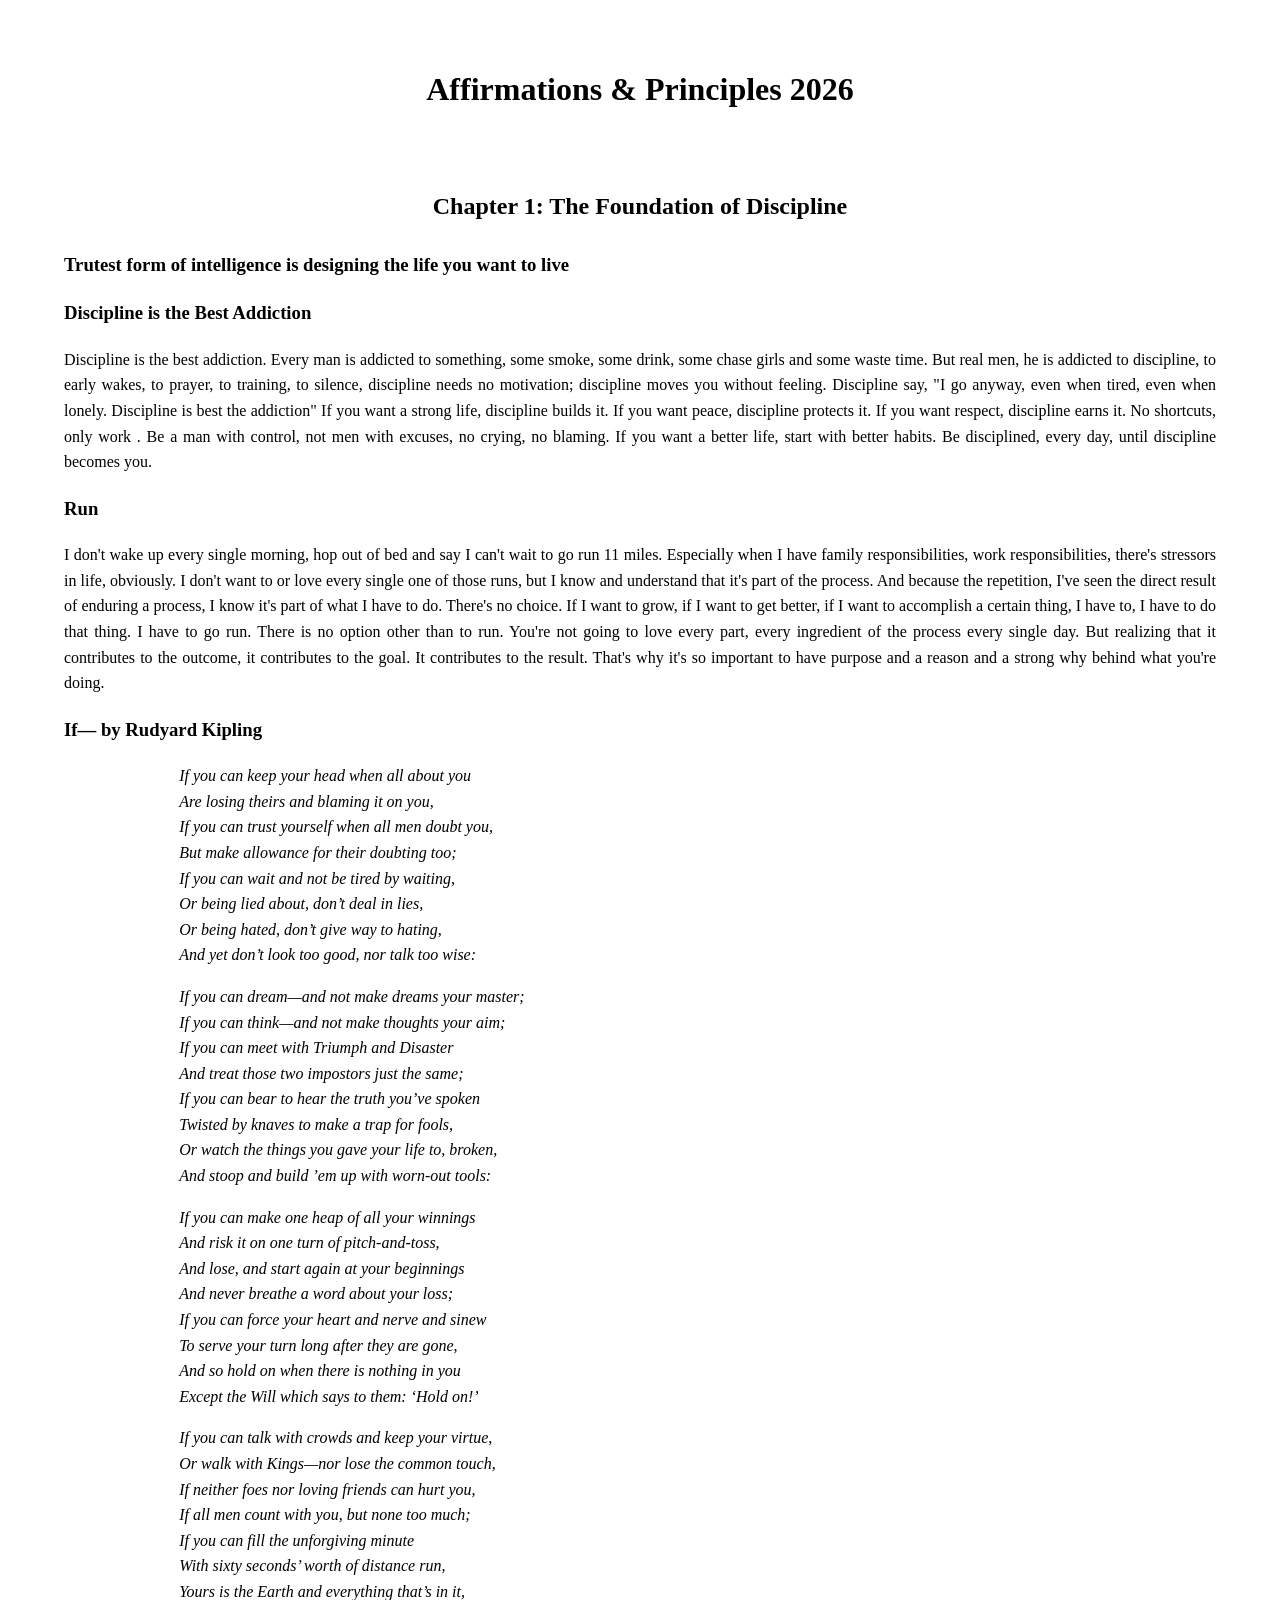
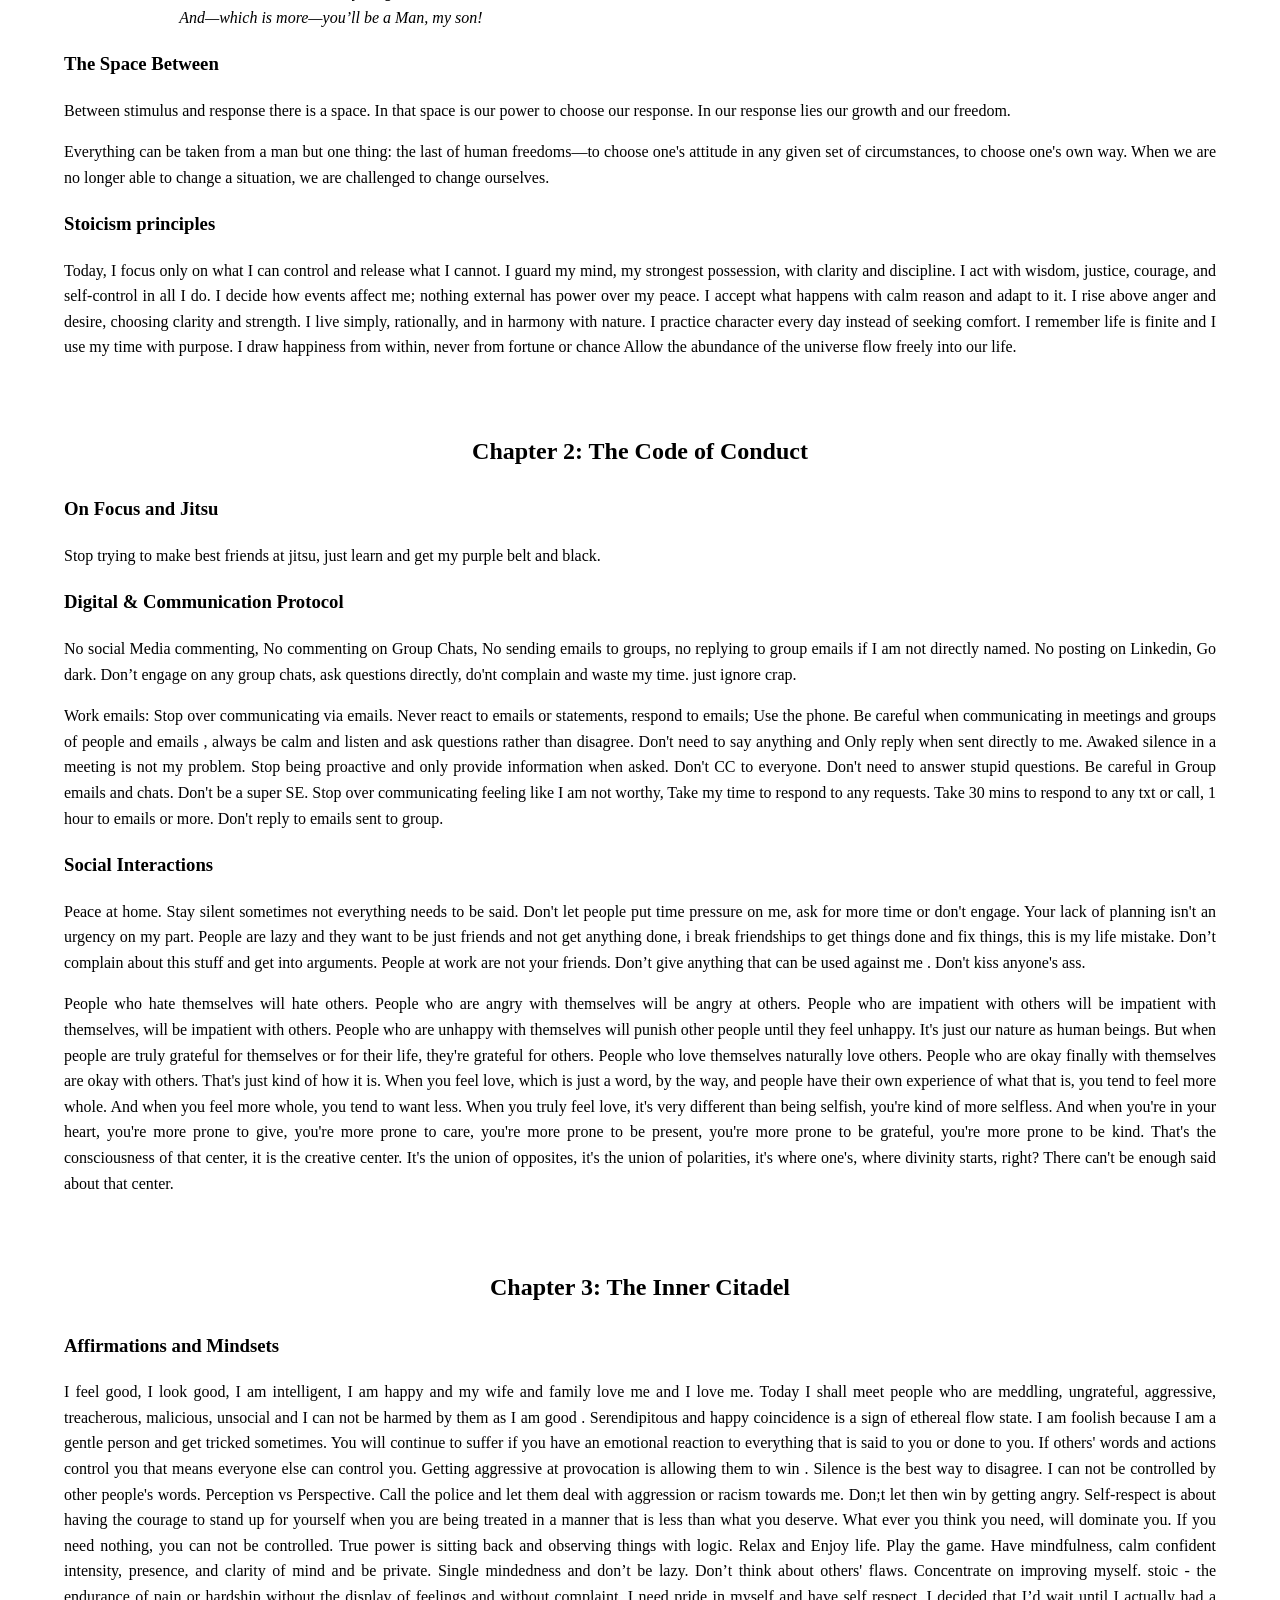
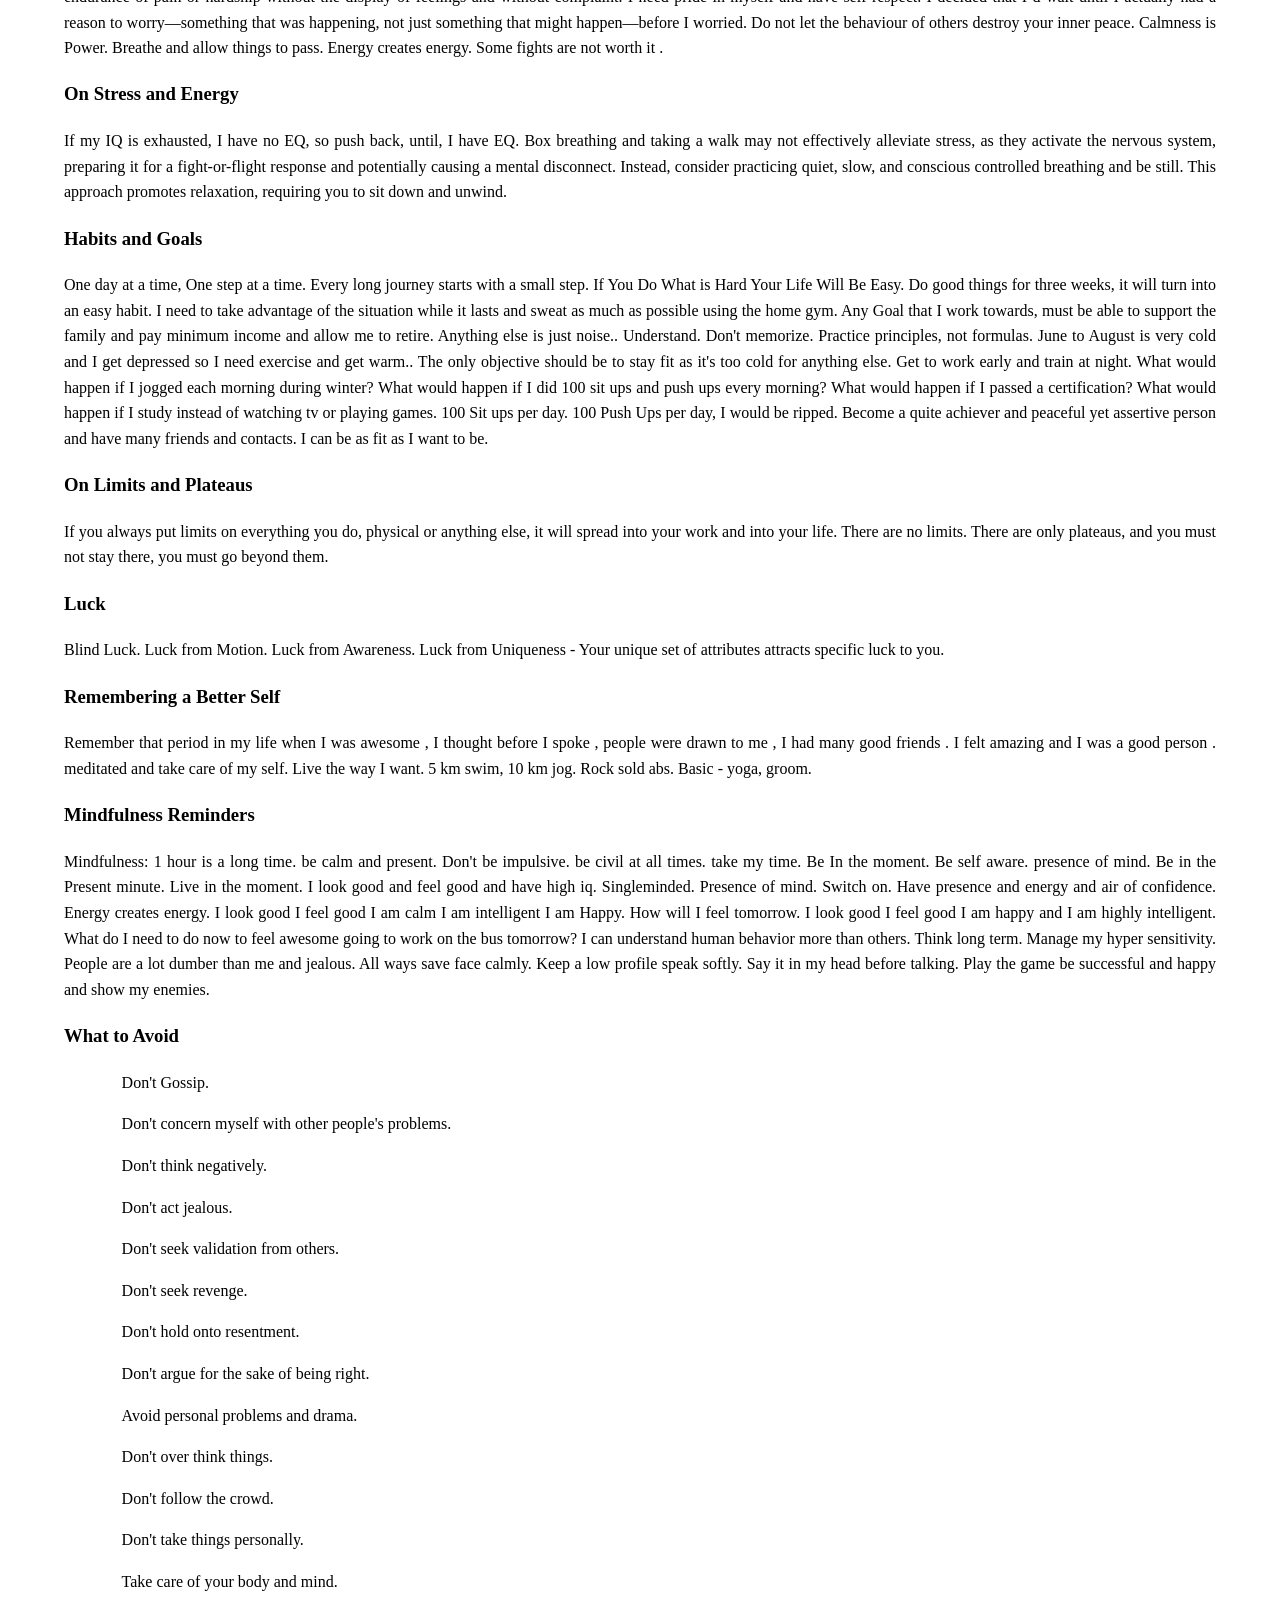
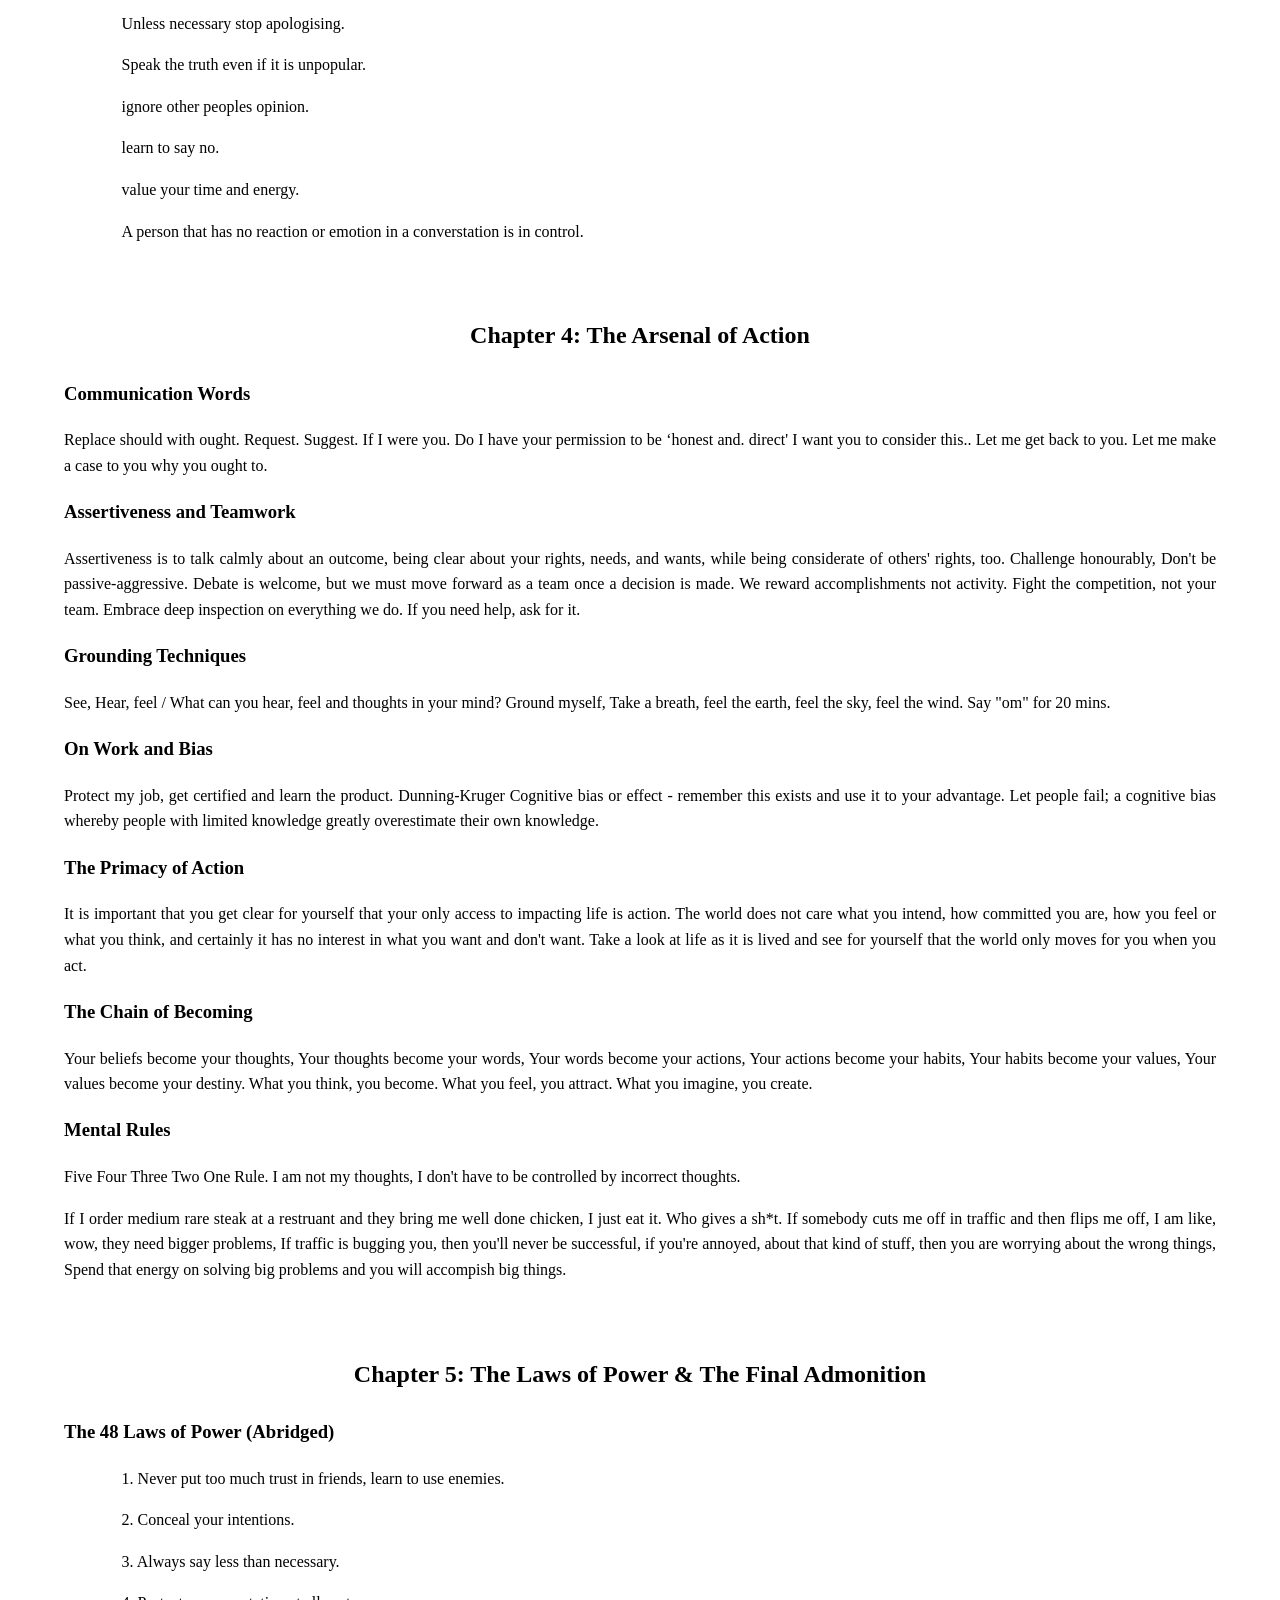
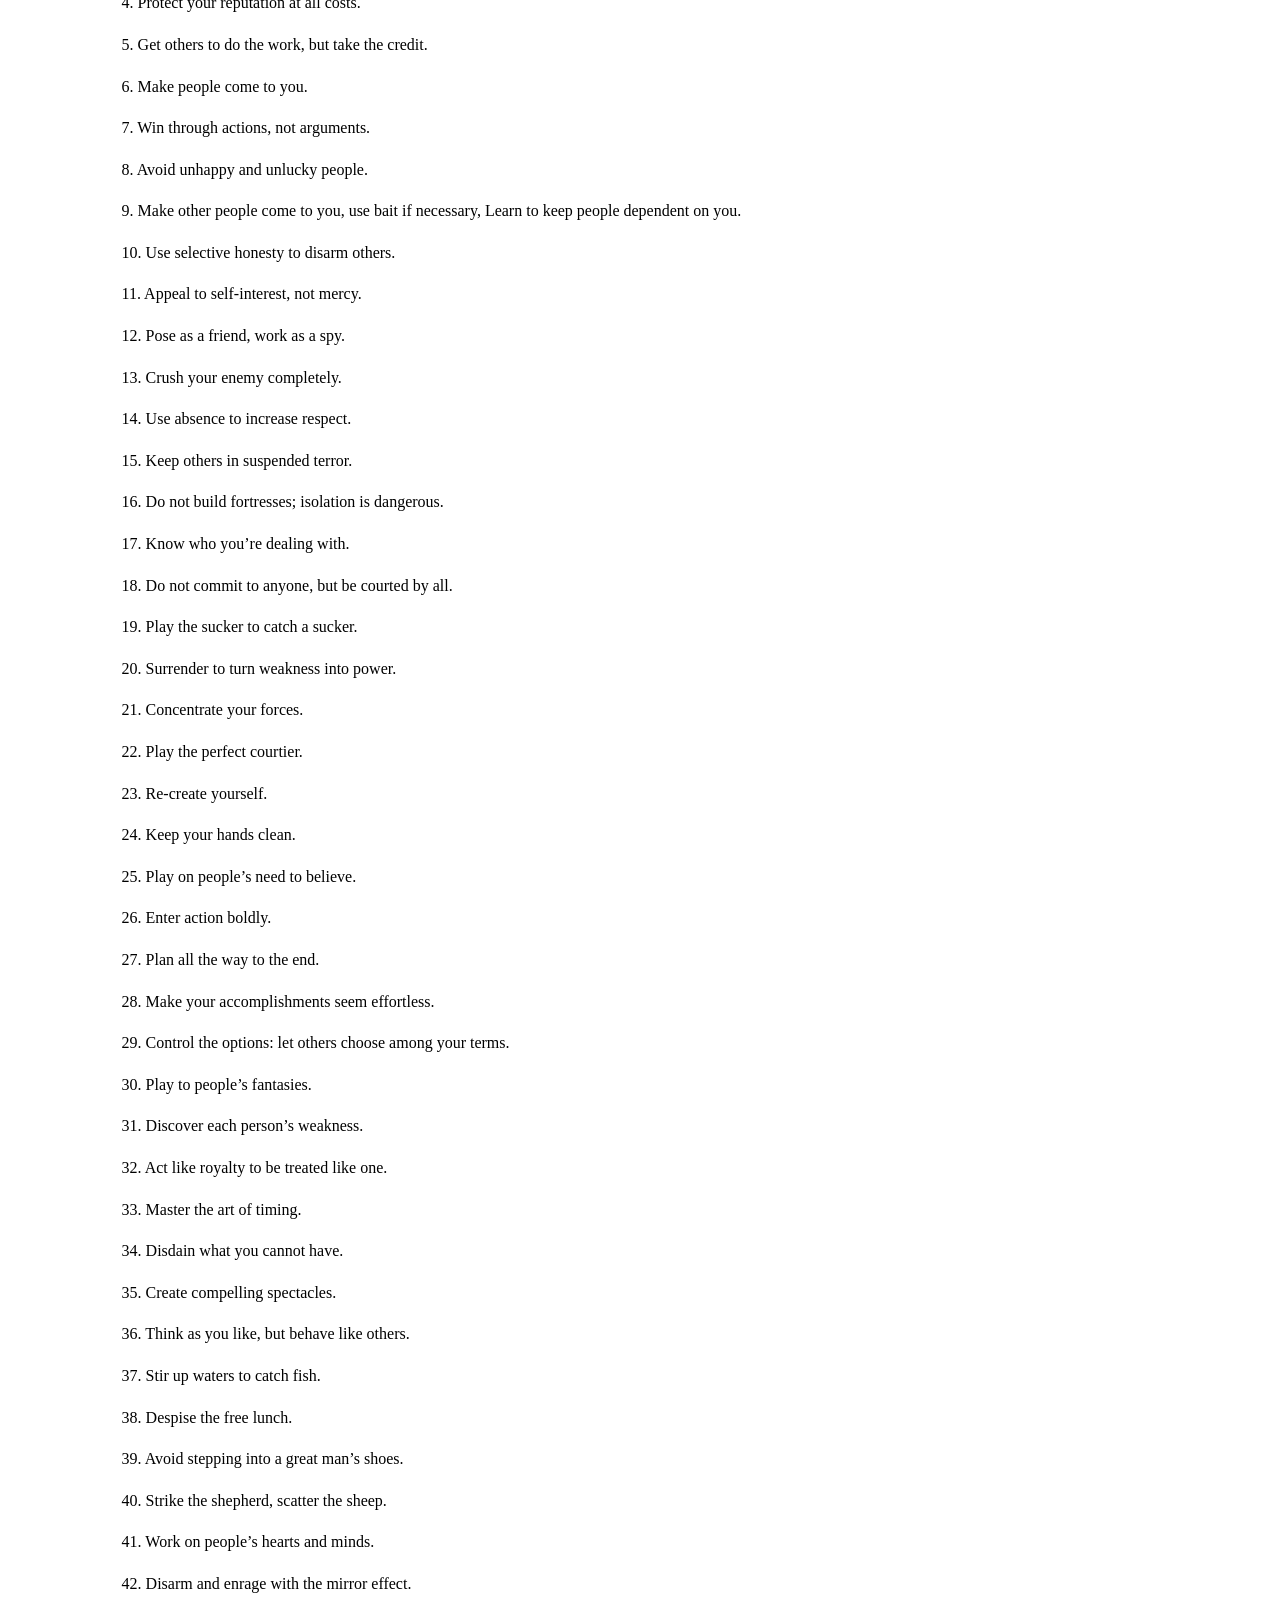
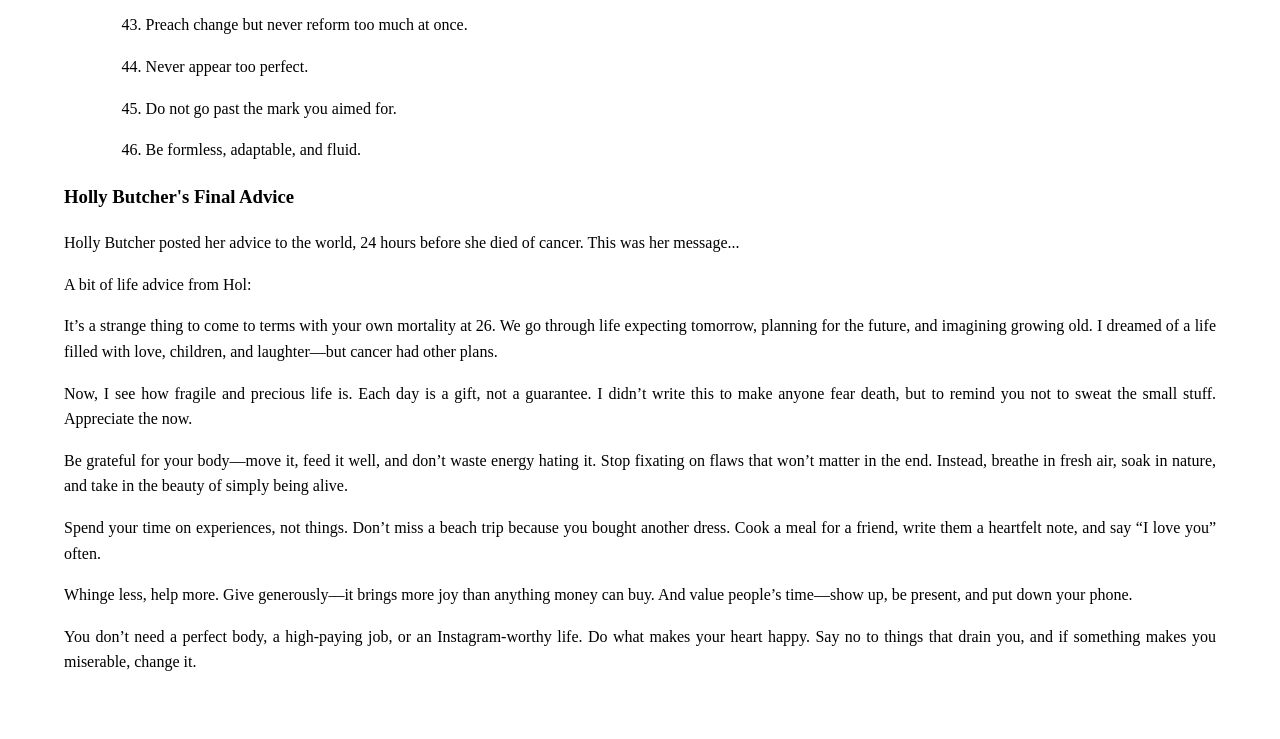
<file: Affirmations & Principles 2026/Affirmations & Principles 2026 v2.html>
<?xml version="1.0" encoding="utf-8" standalone="no"?>
<!DOCTYPE html>
<html xmlns="http://www.w3.org/1999/xhtml" xmlns:epub="http://www.idpf.org/2007/ops" lang="en">
<head>
    <title>Affirmations & Principles 2026</title>
    <meta charset="utf-8"/>
    <style>
        body {
            font-family: serif;
            line-height: 1.6;
            margin: 5%;
            text-align: justify;
        }
        h1, h2 {
            text-align: center;
            page-break-after: avoid;
        }
        h1 {
            margin-bottom: 2em;
        }
        h2 {
            margin-top: 3em;
            margin-bottom: 1em;
        }
        .poem {
            font-style: italic;
            margin-left: 10%;
            margin-right: 10%;
        }
        .list {
            margin-left: 5%;
        }
    </style>
</head>
<body>
    <h1>Affirmations & Principles 2026</h1>
    <h2>Chapter 1: The Foundation of Discipline</h2>

    <h3>Trutest form of intelligence is designing the life you want to live</h3>
    <h3>Discipline is the Best Addiction</h3>
    <p>Discipline is the best addiction. Every man is addicted to something, some smoke, some drink, some chase girls and some waste time. But real men, he is addicted to discipline, to early wakes, to prayer, to training, to silence, discipline needs no motivation; discipline moves you without feeling. Discipline say, "I go anyway, even when tired, even when lonely. Discipline is best the addiction" If you want a strong life, discipline builds it. If you want peace, discipline protects it. If you want respect, discipline earns it. No shortcuts, only work . Be a man with control, not men with excuses, no crying, no blaming. If you want a better life, start with better habits. Be disciplined, every day, until discipline becomes you.</p>
    <h3>Run</h3>
    <p>I don't wake up every single morning, hop out of bed and say I can't wait to go run 11 miles. Especially when I have family responsibilities, work responsibilities, there's stressors in life, obviously. I don't want to or love every single one of those runs, but I know and understand that it's part of the process. And because the repetition, I've seen the direct result of enduring a process, I know it's part of what I have to do. There's no choice. If I want to grow, if I want to get better, if I want to accomplish a certain thing, I have to, I have to do that thing. I have to go run. There is no option other than to run. You're not going to love every part, every ingredient of the process every single day. But realizing that it contributes to the outcome, it contributes to the goal. It contributes to the result. That's why it's so important to have purpose and a reason and a strong why behind what you're doing.</p>
    <h3>If— by Rudyard Kipling</h3>
    <div class="poem">
        <p>If you can keep your head when all about you<br/>
        Are losing theirs and blaming it on you,<br/>
        If you can trust yourself when all men doubt you,<br/>
        But make allowance for their doubting too;<br/>
        If you can wait and not be tired by waiting,<br/>
        Or being lied about, don’t deal in lies,<br/>
        Or being hated, don’t give way to hating,<br/>
        And yet don’t look too good, nor talk too wise:</p>

        <p>If you can dream—and not make dreams your master;<br/>
        If you can think—and not make thoughts your aim;<br/>
        If you can meet with Triumph and Disaster<br/>
        And treat those two impostors just the same;<br/>
        If you can bear to hear the truth you’ve spoken<br/>
        Twisted by knaves to make a trap for fools,<br/>
        Or watch the things you gave your life to, broken,<br/>
        And stoop and build ’em up with worn-out tools:</p>

        <p>If you can make one heap of all your winnings<br/>
        And risk it on one turn of pitch-and-toss,<br/>
        And lose, and start again at your beginnings<br/>
        And never breathe a word about your loss;<br/>
        If you can force your heart and nerve and sinew<br/>
        To serve your turn long after they are gone,<br/>
        And so hold on when there is nothing in you<br/>
        Except the Will which says to them: ‘Hold on!’</p>

        <p>If you can talk with crowds and keep your virtue,<br/>
        Or walk with Kings—nor lose the common touch,<br/>
        If neither foes nor loving friends can hurt you,<br/>
        If all men count with you, but none too much;<br/>
        If you can fill the unforgiving minute<br/>
        With sixty seconds’ worth of distance run,<br/>
        Yours is the Earth and everything that’s in it,<br/>
        And—which is more—you’ll be a Man, my son!</p>
    </div>

    <h3>The Space Between</h3>
    <p>Between stimulus and response there is a space. In that space is our power to choose our response. In our response lies our growth and our freedom.</p>
    <p>Everything can be taken from a man but one thing: the last of human freedoms—to choose one's attitude in any given set of circumstances, to choose one's own way. When we are no longer able to change a situation, we are challenged to change ourselves.</p>

<h3>Stoicism principles </h3>
<p>Today, I focus only on what I can control and release what I cannot.
I guard my mind, my strongest possession, with clarity and discipline.
I act with wisdom, justice, courage, and self-control in all I do.
I decide how events affect me; nothing external has power over my peace.
I accept what happens with calm reason and adapt to it.
I rise above anger and desire, choosing clarity and strength.
I live simply, rationally, and in harmony with nature.
I practice character every day instead of seeking comfort.
I remember life is finite and I use my time with purpose.
I draw happiness from within, never from fortune or chance
Allow the abundance of the universe flow freely into our life.</p>

    <h2>Chapter 2: The Code of Conduct</h2>
    <h3>On Focus and Jitsu</h3>
    <p>Stop trying to make best friends at jitsu, just learn and get my purple belt and black.</p>

    <h3>Digital & Communication Protocol</h3>
    <p>No social Media commenting, No commenting on Group Chats, No sending emails to groups, no replying to group emails if I am not directly named. No posting on Linkedin, Go dark. Don’t engage on any group chats, ask questions directly, do'nt complain and waste my time. just ignore crap.</p>
    <p>Work emails: Stop over communicating via emails. Never react to emails or statements, respond to emails; Use the phone.
    Be careful when communicating in meetings and groups of people and emails , always be calm and listen and ask questions rather than disagree. Don't need to say anything and Only reply when sent directly to me. Awaked silence in a meeting is not my problem.
    Stop being proactive and only provide information when asked.
    Don't CC to everyone. Don't need to answer stupid questions.
    Be careful in Group emails and chats. Don't be a super SE. Stop over communicating feeling like I am not worthy,
    Take my time to respond to any requests. Take 30 mins to respond to any txt or call, 1 hour to emails or more. Don't reply to emails sent to group.</p>

    <h3>Social Interactions</h3>
    <p>Peace at home. Stay silent sometimes not everything needs to be said.
    Don't let people put time pressure on me, ask for more time or don't engage. Your lack of planning isn't an urgency on my part.
    People are lazy and they want to be just friends and not get anything done, i break friendships to get things done and fix things, this is my life mistake. Don’t complain about this stuff and get into arguments.
    People at work are not your friends.
    Don’t give anything that can be used against me .
    Don't kiss anyone's ass.</p>

<p>People who hate themselves will hate others. People who are angry with themselves will be angry at others. People who are impatient with others will be impatient with themselves, will be impatient with others. People who are unhappy with themselves will punish other people until they feel unhappy. It's just our nature as human beings. But when people are truly grateful for themselves or for their life, they're grateful for others. People who love themselves naturally love others. People who are okay finally with themselves are okay with others. That's just kind of how it is. When you feel love, which is just a word, by the way, and people have their own experience of what that is, you tend to feel more whole. And when you feel more whole, you tend to want less. When you truly feel love, it's very different than being selfish, you're kind of more selfless. And when you're in your heart, you're more prone to give, you're more prone to care, you're more prone to be present, you're more prone to be grateful, you're more prone to be kind. That's the consciousness of that center, it is the creative center. It's the union of opposites, it's the union of polarities, it's where one's, where divinity starts, right? There can't be enough said about that center.</p>

    <h2>Chapter 3: The Inner Citadel</h2>
    <h3>Affirmations and Mindsets</h3>
    <p>I feel good, I look good, I am intelligent, I am happy and my wife and family love me and I love me.
    Today I shall meet people who are meddling, ungrateful, aggressive, treacherous, malicious, unsocial and I can not be harmed by them as I am good .
    Serendipitous and happy coincidence is a sign of ethereal flow state.
    I am foolish because I am a gentle person and get tricked sometimes.
    You will continue to suffer if you have an emotional reaction to everything that is said to you or done to you. If others' words and actions control you that means everyone else can control you.
    Getting aggressive at provocation is allowing them to win . Silence is the best way to disagree. I can not be controlled by other people's words.
    Perception vs Perspective. Call the police and let them deal with aggression or racism towards me. Don;t let then win by getting angry.
    Self-respect is about having the courage to stand up for yourself when you are being treated in a manner that is less than what you deserve.
    What ever you think you need, will dominate you. If you need nothing, you can not be controlled.
    True power is sitting back and observing things with logic.
    Relax and Enjoy life. Play the game. Have mindfulness, calm confident intensity, presence, and clarity of mind and be private. Single mindedness and don’t be lazy. Don’t think about others' flaws. Concentrate on improving myself.
    stoic - the endurance of pain or hardship without the display of feelings and without complaint.
    I need pride in myself and have self respect.
    I decided that I’d wait until I actually had a reason to worry—something that was happening, not just something that might happen—before I worried.
    Do not let the behaviour of others destroy your inner peace. Calmness is Power. Breathe and allow things to pass. Energy creates energy. Some fights are not worth it .</p>

    <h3>On Stress and Energy</h3>
    <p>If my IQ is exhausted, I have no EQ, so push back, until, I have EQ.
    Box breathing and taking a walk may not effectively alleviate stress, as they activate the nervous system, preparing it for a fight-or-flight response and potentially causing a mental disconnect. Instead, consider practicing quiet, slow, and conscious controlled breathing and be still. This approach promotes relaxation, requiring you to sit down and unwind.</p>

    <h3>Habits and Goals</h3>
    <p>One day at a time, One step at a time.
    Every long journey starts with a small step.
    If You Do What is Hard Your Life Will Be Easy.
    Do good things for three weeks, it will turn into an easy habit.
    I need to take advantage of the situation while it lasts and sweat as much as possible using the home gym.
    Any Goal that I work towards, must be able to support the family and pay minimum income and allow me to retire. Anything else is just noise..
    Understand. Don't memorize. Practice principles, not formulas.
    June to August is very cold and I get depressed so I need exercise and get warm.. The only objective should be to stay fit as it's too cold for anything else. Get to work early and train at night.
    What would happen if I jogged each morning during winter?
    What would happen if I did 100 sit ups and push ups every morning?
    What would happen if I passed a certification?
    What would happen if I study instead of watching tv or playing games.
    100 Sit ups per day. 100 Push Ups per day, I would be ripped.
    Become a quite achiever and peaceful yet assertive person and have many friends and contacts.
    I can be as fit as I want to be.</p>

    <h3>On Limits and Plateaus</h3>
    <p>If you always put limits on everything you do, physical or anything else, it will spread into your work and into your life. There are no limits. There are only plateaus, and you must not stay there, you must go beyond them.</p>

    <h3>Luck</h3>
    <p>Blind Luck.
    Luck from Motion.
    Luck from Awareness.
    Luck from Uniqueness - Your unique set of attributes attracts specific luck to you.</p>

    <h3>Remembering a Better Self</h3>
    <p>Remember that period in my life when I was awesome , I thought before I spoke , people were drawn to me , I had many good friends . I felt amazing and I was a good person . meditated and take care of my self. Live the way I want. 5 km swim, 10 km jog. Rock sold abs. Basic - yoga, groom.</p>

    <h3>Mindfulness Reminders</h3>
    <p>Mindfulness: 1 hour is a long time. be calm and present. Don't be impulsive. be civil at all times. take my time. Be In the moment. Be self aware. presence of mind. Be in the Present minute. Live in the moment.
    I look good and feel good and have high iq. Singleminded. Presence of mind. Switch on. Have presence and energy and air of confidence. Energy creates energy. I look good I feel good I am calm I am intelligent I am Happy.
    How will I feel tomorrow. I look good I feel good I am happy and I am highly intelligent.
    What do I need to do now to feel awesome going to work on the bus tomorrow?
    I can understand human behavior more than others.
    Think long term. Manage my hyper sensitivity. People are a lot dumber than me and jealous.
    All ways save face calmly. Keep a low profile speak softly. Say it in my head before talking.
    Play the game be successful and happy and show my enemies.</p>

    <h3>What to Avoid</h3>
    <div class="list">
        <p>Don't Gossip.</p>
        <p>Don't concern myself with other people's problems.</p>
        <p>Don't think negatively.</p>
        <p>Don't act jealous.</p>
        <p>Don't seek validation from others.</p>
        <p>Don't seek revenge.</p>
        <p>Don't hold onto resentment.</p>
        <p>Don't argue for the sake of being right.</p>
        <p>Avoid personal problems and drama.</p>
        <p>Don't over think things.</p>
        <p>Don't follow the crowd.</p>
        <p>Don't take things personally.</p>
        <p>Take care of your body and mind.</p>
        <p>Unless necessary stop apologising.</p>
        <p>Speak the truth even if it is unpopular.</p>
        <p>ignore other peoples opinion.</p>
        <p>learn to say no.</p>
        <p>value your time and energy.</p>
        <p>A person that has no reaction or emotion in a converstation is in control.</p>
    </div>

    <h2>Chapter 4: The Arsenal of Action</h2>
    <h3>Communication Words</h3>
    <p>Replace should with ought.
    Request.
    Suggest.
    If I were you.
    Do I have your permission to be ‘honest and. direct'
    I want you to consider this..
    Let me get back to you.
    Let me make a case to you why you ought to.</p>

    <h3>Assertiveness and Teamwork</h3>
    <p>Assertiveness is to talk calmly about an outcome, being clear about your rights, needs, and wants, while being considerate of others' rights, too.
    Challenge honourably, Don't be passive-aggressive.
    Debate is welcome, but we must move forward as a team once a decision is made.
    We reward accomplishments not activity.
    Fight the competition, not your team.
    Embrace deep inspection on everything we do.
    If you need help, ask for it.</p>

    <h3>Grounding Techniques</h3>
    <p>See, Hear, feel / What can you hear, feel and thoughts in your mind?
    Ground myself, Take a breath, feel the earth, feel the sky, feel the wind.
    Say "om" for 20 mins.</p>

    <h3>On Work and Bias</h3>
    <p>Protect my job, get certified and learn the product.
    Dunning-Kruger Cognitive bias or effect - remember this exists and use it to your advantage. Let people fail; a cognitive bias whereby people with limited knowledge greatly overestimate their own knowledge.</p>

    <h3>The Primacy of Action</h3>
    <p>It is important that you get clear for yourself that your only access to impacting life is action. The world does not care what you intend, how committed you are, how you feel or what you think, and certainly it has no interest in what you want and don't want. Take a look at life as it is lived and see for yourself that the world only moves for you when you act.</p>

    <h3>The Chain of Becoming</h3>
    <p>Your beliefs become your thoughts, Your thoughts become your words, Your words become your actions, Your actions become your habits, Your habits become your values, Your values become your destiny.
    What you think, you become.
    What you feel, you attract.
    What you imagine, you create.</p>

    <h3>Mental Rules</h3>
    <p>Five Four Three Two One Rule.
    I am not my thoughts, I don't have to be controlled by incorrect thoughts.</p>

    <p>If I order medium rare steak at a restruant and they bring me well done chicken, I just eat it. Who gives a sh*t. If somebody cuts me off in traffic and then flips me off, I am like, wow, they need bigger problems, If traffic is bugging you, then you'll never be successful, if you're annoyed, about that kind of stuff, then you are worrying about the wrong things, Spend that energy on solving big problems and you will accompish big things.</p>

    <h2>Chapter 5: The Laws of Power & The Final Admonition</h2>
    <h3>The 48 Laws of Power (Abridged)</h3>
    <div class="list">
        <p>1. Never put too much trust in friends, learn to use enemies.</p>
        <p>2. Conceal your intentions.</p>
        <p>3. Always say less than necessary.</p>
        <p>4. Protect your reputation at all costs.</p>
        <p>5. Get others to do the work, but take the credit.</p>
        <p>6. Make people come to you.</p>
        <p>7. Win through actions, not arguments.</p>
        <p>8. Avoid unhappy and unlucky people.</p>
        <p>9. Make other people come to you, use bait if necessary, Learn to keep people dependent on you.</p>
        <p>10. Use selective honesty to disarm others.</p>
        <p>11. Appeal to self-interest, not mercy.</p>
        <p>12. Pose as a friend, work as a spy.</p>
        <p>13. Crush your enemy completely.</p>
        <p>14. Use absence to increase respect.</p>
        <p>15. Keep others in suspended terror.</p>
        <p>16. Do not build fortresses; isolation is dangerous.</p>
        <p>17. Know who you’re dealing with.</p>
        <p>18. Do not commit to anyone, but be courted by all.</p>
        <p>19. Play the sucker to catch a sucker.</p>
        <p>20. Surrender to turn weakness into power.</p>
        <p>21. Concentrate your forces.</p>
        <p>22. Play the perfect courtier.</p>
        <p>23. Re-create yourself.</p>
        <p>24. Keep your hands clean.</p>
        <p>25. Play on people’s need to believe.</p>
        <p>26. Enter action boldly.</p>
        <p>27. Plan all the way to the end.</p>
        <p>28. Make your accomplishments seem effortless.</p>
        <p>29. Control the options: let others choose among your terms.</p>
        <p>30. Play to people’s fantasies.</p>
        <p>31. Discover each person’s weakness.</p>
        <p>32. Act like royalty to be treated like one.</p>
        <p>33. Master the art of timing.</p>
        <p>34. Disdain what you cannot have.</p>
        <p>35. Create compelling spectacles.</p>
        <p>36. Think as you like, but behave like others.</p>
        <p>37. Stir up waters to catch fish.</p>
        <p>38. Despise the free lunch.</p>
        <p>39. Avoid stepping into a great man’s shoes.</p>
        <p>40. Strike the shepherd, scatter the sheep.</p>
        <p>41. Work on people’s hearts and minds.</p>
        <p>42. Disarm and enrage with the mirror effect.</p>
        <p>43. Preach change but never reform too much at once.</p>
        <p>44. Never appear too perfect.</p>
        <p>45. Do not go past the mark you aimed for.</p>
        <p>46. Be formless, adaptable, and fluid.</p>
    </div>

    <h3>Holly Butcher's Final Advice</h3>
    <p>Holly Butcher posted her advice to the world, 24 hours before she died of cancer. This was her message...</p>
    <p>A bit of life advice from Hol:</p>
    <p>It’s a strange thing to come to terms with your own mortality at 26. We go through life expecting tomorrow, planning for the future, and imagining growing old. I dreamed of a life filled with love, children, and laughter—but cancer had other plans.</p>
    <p>Now, I see how fragile and precious life is. Each day is a gift, not a guarantee. I didn’t write this to make anyone fear death, but to remind you not to sweat the small stuff. Appreciate the now.</p>
    <p>Be grateful for your body—move it, feed it well, and don’t waste energy hating it. Stop fixating on flaws that won’t matter in the end. Instead, breathe in fresh air, soak in nature, and take in the beauty of simply being alive.</p>
    <p>Spend your time on experiences, not things. Don’t miss a beach trip because you bought another dress. Cook a meal for a friend, write them a heartfelt note, and say “I love you” often.</p>
    <p>Whinge less, help more. Give generously—it brings more joy than anything money can buy. And value people’s time—show up, be present, and put down your phone.</p>
    <p>You don’t need a perfect body, a high-paying job, or an Instagram-worthy life. Do what makes your heart happy. Say no to things that drain you, and if something makes you miserable, change it.</p>
</body>
</html>
</file>
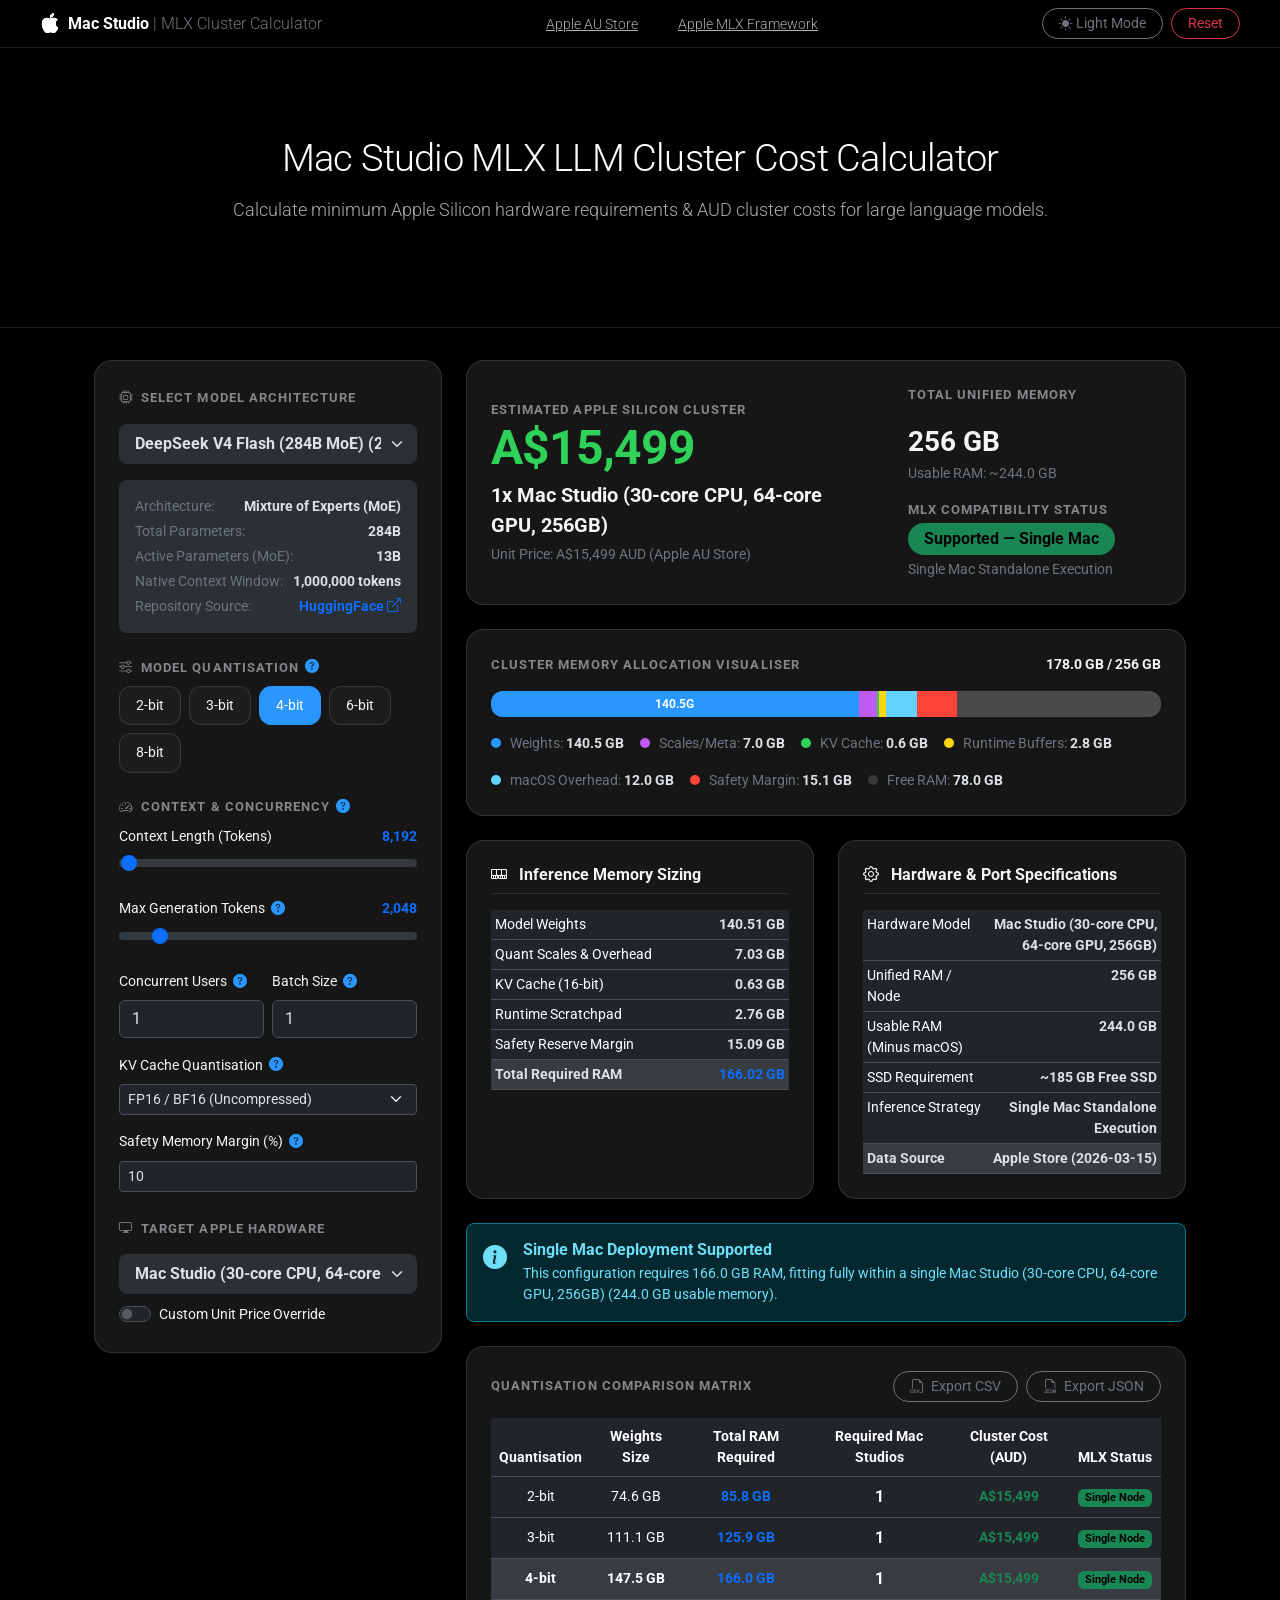
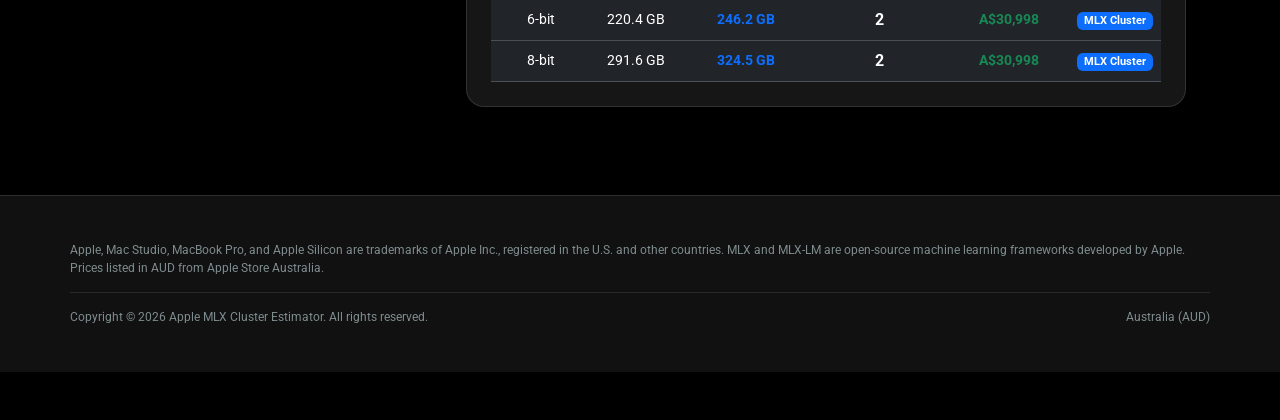
<file: AI Harness/Apple/mac_studio_mlx_cluster_cost_calculator.html>
<!DOCTYPE html>
<html lang="en" data-bs-theme="dark">
<head>
  <meta charset="UTF-8">
  <meta name="viewport" content="width=device-width, initial-scale=1.0">
  <title>Mac Studio — MLX LLM Cluster Cost Calculator</title>
  
  <!-- Bootstrap 5 & Bootstrap Icons -->
  <link href="https://cdn.jsdelivr.net/npm/bootstrap@5.3.3/dist/css/bootstrap.min.css" rel="stylesheet">
  <link href="https://cdn.jsdelivr.net/npm/bootstrap-icons@1.11.3/font/bootstrap-icons.min.css" rel="stylesheet">

  <!-- Custom Apple Store UI CSS -->
  <style>
    @import url('https://fonts.googleapis.com/css?family=Roboto:100,300,400,700&display=swap');

    * {
      padding: 0;
      margin: 0;
      box-sizing: border-box;
      font-family: 'Roboto', sans-serif;
      text-decoration: none;
    }

    :root {
      --apple-bg: #000000;
      --apple-card-bg: #161617;
      --apple-card-border: rgba(255, 255, 255, 0.12);
      --apple-text: #f5f5f7;
      --apple-text-secondary: #86868b;
      --apple-blue: #2997ff;
      --apple-green: #30d158;
      --apple-purple: #bf5af2;
      --apple-yellow: #ffd60a;
      --apple-red: #ff453a;
      --apple-pill-bg: #1d1d1f;
    }

    [data-bs-theme="light"] {
      --apple-bg: #f5f5f7;
      --apple-card-bg: #ffffff;
      --apple-card-border: rgba(0, 0, 0, 0.08);
      --apple-text: #1d1d1f;
      --apple-text-secondary: #86868b;
      --apple-pill-bg: #e8e8ed;
    }

    body {
      background-color: var(--apple-bg);
      color: var(--apple-text);
      padding-bottom: 3rem;
    }

    /* Navigation Bar */
    nav {
      width: 100%;
      height: 48px;
      background: #000000;
      display: flex;
      justify-content: space-between;
      align-items: center;
      padding: 0 40px;
      position: sticky;
      top: 0;
      z-index: 1000;
      border-bottom: 1px solid var(--apple-card-border);
    }

    nav ul {
      list-style: none;
      display: flex;
      margin: 0;
      padding: 0;
    }

    nav ul li {
      margin: 0 20px;
    }

    nav ul li a {
      font-weight: 300;
      color: #adadad;
      transition: 600ms;
      font-size: 0.9rem;
    }

    nav ul li a:hover {
      color: #f5f5f7;
    }

    /* Hero Banner */
    .welcome {
      width: 100%;
      height: 280px;
      background: linear-gradient(180deg, rgba(0,0,0,0.6) 0%, rgba(0,0,0,0.9) 100%), 
                  url("https://store.storeimages.cdn-apple.com/8756/as-images.apple.com/is/thai-aos-en-banner-hero-20160202?wid=1440&hei=689&fmt=jpeg&qlt=80&op_usm=0.5,0.5&.v=0");
      background-repeat: no-repeat;
      background-size: cover;
      background-position: center;
      display: flex;
      flex-direction: column;
      justify-content: center;
      align-items: center;
      text-align: center;
      margin-bottom: 2rem;
      border-bottom: 1px solid var(--apple-card-border);
    }

    .welcome h1 {
      color: #fff;
      font-weight: 300;
      font-size: 2.4rem;
      letter-spacing: -0.02em;
    }

    .welcome p {
      color: #adadad;
      font-weight: 300;
      font-size: 1.1rem;
      margin-top: 8px;
    }

    /* Cards */
    .grid-product {
      background: var(--apple-card-bg);
      border: 1px solid var(--apple-card-border);
      border-radius: 18px;
      padding: 24px;
      transition: .3s ease;
      box-shadow: 0 4px 20px rgba(0,0,0,0.15);
    }

    .grid-product:hover {
      border-color: var(--apple-blue);
    }

    .hero-price {
      font-size: 3rem;
      font-weight: 700;
      line-height: 1;
      color: var(--apple-green);
      letter-spacing: -0.02em;
    }

    .section-title {
      font-size: 0.82rem;
      font-weight: 700;
      text-transform: uppercase;
      letter-spacing: 0.08em;
      color: var(--apple-text-secondary);
      margin-bottom: 1rem;
    }

    /* Pill Selection Buttons */
    .apple-pill-group {
      display: flex;
      flex-wrap: wrap;
      gap: 8px;
    }

    .apple-pill {
      background: var(--apple-pill-bg);
      color: var(--apple-text);
      border: 1px solid var(--apple-card-border);
      border-radius: 12px;
      padding: 8px 16px;
      font-size: 0.88rem;
      font-weight: 400;
      cursor: pointer;
      transition: all 0.2s ease;
      user-select: none;
    }

    .apple-pill:hover {
      border-color: var(--apple-blue);
    }

    .apple-pill.active {
      background: var(--apple-blue);
      color: #ffffff;
      border-color: var(--apple-blue);
    }

    /* Memory Visualiser Bar */
    .memory-bar-container {
      height: 26px;
      border-radius: 12px;
      overflow: hidden;
      display: flex;
      background: rgba(120, 120, 128, 0.2);
    }

    .memory-bar-segment {
      height: 100%;
      transition: width 0.35s ease;
      display: flex;
      align-items: center;
      justify-content: center;
      font-size: 0.72rem;
      font-weight: 700;
      color: #ffffff;
      white-space: nowrap;
      overflow: hidden;
    }

    .seg-weights { background-color: var(--apple-blue); }
    .seg-scales { background-color: var(--apple-purple); }
    .seg-kv { background-color: var(--apple-green); }
    .seg-runtime { background-color: var(--apple-yellow); color: #000; }
    .seg-macos { background-color: #64d2ff; color: #000; }
    .seg-safety { background-color: var(--apple-red); }
    .seg-free { background-color: rgba(255, 255, 255, 0.15); color: var(--apple-text); }

    .legend-dot {
      display: inline-block;
      width: 10px;
      height: 10px;
      border-radius: 50%;
      margin-right: 6px;
    }

    /* Tooltips */
    .tooltip-icon {
      color: var(--apple-blue);
      cursor: pointer;
      font-size: 0.9rem;
      margin-left: 6px;
    }

    /* Footer */
    footer {
      width: 100%;
      background: #111112;
      display: flex;
      flex-direction: column;
      align-items: center;
      margin-top: 4rem;
      padding: 30px 0;
      border-top: 1px solid var(--apple-card-border);
    }

    .footer-main {
      width: 90%;
      max-width: 1140px;
    }

    .footer-detail {
      font-size: 0.75rem;
      color: #7f8c8d;
      padding: 15px 0;
      border-bottom: 1px solid rgba(255,255,255,0.1);
    }

    .footer-copyright {
      color: #7f8c8d;
      font-size: 0.75rem;
      display: flex;
      justify-content: space-between;
      margin-top: 15px;
    }
  </style>
</head>
<body>

<!-- NAVIGATION BAR -->
<nav>
  <div class="d-flex align-items-center gap-2 text-white fw-bold">
    <i class="bi bi-apple fs-5"></i>
    <span>Mac Studio <span class="fw-light text-secondary">| MLX Cluster Calculator</span></span>
  </div>
  <ul>
    <li><a href="https://www.apple.com/au/shop/buy-mac/mac-studio" target="_blank">Apple AU Store</a></li>
    <li><a href="https://github.com/ml-explore/mlx" target="_blank">Apple MLX Framework</a></li>
  </ul>
  <div class="d-flex align-items-center gap-2">
    <button class="btn btn-sm btn-outline-secondary rounded-pill px-3" id="btnThemeToggle" onclick="toggleTheme()">
      <i class="bi bi-sun-fill" id="themeIcon"></i> <span id="themeText">Light Mode</span>
    </button>
    <button class="btn btn-sm btn-outline-danger rounded-pill px-3" onclick="resetDefaults()">
      Reset
    </button>
  </div>
</nav>

<!-- WELCOME HERO SECTION -->
<div class="welcome">
  <h1>Mac Studio MLX LLM Cluster Cost Calculator</h1>
  <p>Calculate minimum Apple Silicon hardware requirements & AUD cluster costs for large language models.</p>
</div>

<!-- MAIN CALCULATOR LAYOUT -->
<div class="container-xl px-4">
  <div class="row g-4">
    
    <!-- LEFT PANEL: INPUT CONTROLS -->
    <div class="col-lg-5 col-xl-4">
      <div class="grid-product">
        
        <!-- 1. MODEL SELECTION -->
        <div class="mb-4">
          <label class="section-title"><i class="bi bi-cpu me-1"></i> Select Model Architecture</label>
          <select class="form-select form-select-lg bg-body-tertiary border-0 fs-6 fw-bold" id="modelSelect" onchange="onModelChange()"></select>

          <div class="p-3 mt-3 rounded-3 bg-body-tertiary small text-secondary">
            <div class="d-flex justify-content-between mb-1">
              <span>Architecture:</span>
              <span id="lblArch" class="fw-bold text-body">-</span>
            </div>
            <div class="d-flex justify-content-between mb-1">
              <span>Total Parameters:</span>
              <span id="lblParams" class="fw-bold text-body">-</span>
            </div>
            <div class="d-flex justify-content-between mb-1" id="rowActiveParams">
              <span>Active Parameters (MoE):</span>
              <span id="lblActiveParams" class="fw-bold text-body">-</span>
            </div>
            <div class="d-flex justify-content-between mb-1">
              <span>Native Context Window:</span>
              <span id="lblNativeCtx" class="fw-bold text-body">-</span>
            </div>
            <div class="d-flex justify-content-between">
              <span>Repository Source:</span>
              <a id="lblSource" href="#" target="_blank" class="text-primary text-decoration-none fw-bold">HuggingFace <i class="bi bi-box-arrow-up-right"></i></a>
            </div>
          </div>
        </div>

        <!-- 2. QUANTISATION WITH TOOLTIP -->
        <div class="mb-4">
          <div class="d-flex align-items-center mb-2">
            <label class="section-title mb-0"><i class="bi bi-sliders me-1"></i> Model Quantisation</label>
            <i class="bi bi-question-circle-fill tooltip-icon" 
               data-bs-toggle="tooltip" 
               data-bs-placement="top" 
               data-bs-title="Model Quantisation: Reduces model memory footprint by compressing FP16 weights into lower-bit representations (e.g. 4-bit or 8-bit). Lower bits save VRAM and cost, but may slightly impact accuracy."></i>
          </div>
          <div class="apple-pill-group" id="quantPillsGroup"></div>
        </div>

        <!-- 3. INFERENCE CONFIGURATION WITH TOOLTIPS -->
        <div class="mb-4">
          <div class="d-flex align-items-center mb-2">
            <label class="section-title mb-0"><i class="bi bi-speedometer2 me-1"></i> Context & Concurrency</label>
            <i class="bi bi-question-circle-fill tooltip-icon" 
               data-bs-toggle="tooltip" 
               data-bs-placement="top" 
               data-bs-title="Context & Concurrency: Defines token processing length and simultaneous request scaling. Longer prompt lengths and higher user counts exponentially scale KV cache memory consumption."></i>
          </div>
          
          <div class="mb-3">
            <div class="d-flex justify-content-between small mb-1">
              <span>Context Length (Tokens)</span>
              <span id="lblCtxVal" class="fw-bold text-primary">8,192</span>
            </div>
            <input type="range" class="form-range" id="inputContext" min="1024" max="1000000" step="1024" value="8192" oninput="calculate()">
          </div>

          <div class="mb-3">
            <div class="d-flex justify-content-between small mb-1">
              <span class="d-flex align-items-center">
                Max Generation Tokens
                <i class="bi bi-question-circle-fill tooltip-icon" 
                   data-bs-toggle="tooltip" 
                   data-bs-placement="top" 
                   data-bs-title="Max Generation Tokens: Upper limit on output tokens generated per request. Combined with context length to determine peak KV cache allocation requirements per user stream."></i>
              </span>
              <span id="lblGenVal" class="fw-bold text-primary">2,048</span>
            </div>
            <input type="range" class="form-range" id="inputGenLength" min="128" max="16384" step="128" value="2048" oninput="calculate()">
          </div>

          <div class="row g-2 mb-3">
            <div class="col-6">
              <label class="form-label small d-flex align-items-center">
                Concurrent Users
                <i class="bi bi-question-circle-fill tooltip-icon" 
                   data-bs-toggle="tooltip" 
                   data-bs-placement="top" 
                   data-bs-title="Concurrent Users: Number of simultaneous prompt execution streams served in parallel. Total KV Cache RAM = Per-Request KV Memory × Concurrent Users."></i>
              </label>
              <input type="number" class="form-control" id="inputConcurrency" value="1" min="1" max="256" onchange="calculate()">
            </div>
            <div class="col-6">
              <label class="form-label small d-flex align-items-center">
                Batch Size
                <i class="bi bi-question-circle-fill tooltip-icon" 
                   data-bs-toggle="tooltip" 
                   data-bs-placement="top" 
                   data-bs-title="Batch Size: Number of sequence forward passes executed together in MLX Metal matrix operations. Higher batching increases throughput at the expense of temporary runtime buffer RAM."></i>
              </label>
              <input type="number" class="form-control" id="inputBatch" value="1" min="1" max="64" onchange="calculate()">
            </div>
          </div>

          <div class="mb-3">
            <label class="form-label small d-flex align-items-center">
              KV Cache Quantisation
              <i class="bi bi-question-circle-fill tooltip-icon" 
                 data-bs-toggle="tooltip" 
                 data-bs-placement="top" 
                 data-bs-title="KV Cache Quantisation: Quantises Key-Value attention states stored during inference. Converting KV cache from FP16 to 8-bit or 4-bit reduces KV RAM up to 75% for long-context requests."></i>
            </label>
            <select class="form-select form-select-sm" id="selectKVCache" onchange="calculate()">
              <option value="16">FP16 / BF16 (Uncompressed)</option>
              <option value="8">8-bit KV Cache Quantisation (v2)</option>
              <option value="4">4-bit KV Cache Quantisation (v2)</option>
            </select>
          </div>

          <div class="mb-2">
            <label class="form-label small d-flex align-items-center">
              Safety Memory Margin (%)
              <i class="bi bi-question-circle-fill tooltip-icon" 
                 data-bs-toggle="tooltip" 
                 data-bs-placement="top" 
                 data-bs-title="Safety Memory Margin (%): Buffer added over calculated inference memory to guard against Metal unified memory allocation spikes, context fragmentation, and system process headroom."></i>
            </label>
            <input type="number" class="form-control form-control-sm" id="inputSafetyMargin" value="10" min="0" max="50" onchange="calculate()">
          </div>
        </div>

        <!-- 4. TARGET HARDWARE -->
        <div>
          <label class="section-title"><i class="bi bi-display me-1"></i> Target Apple Hardware</label>
          <select class="form-select form-select-lg bg-body-tertiary border-0 fs-6 fw-bold mb-2" id="hardwareSelect" onchange="onHardwareChange()"></select>

          <div class="form-check form-switch mt-2">
            <input class="form-check-input" type="checkbox" id="chkCustomPrice" onchange="toggleCustomPrice()">
            <label class="form-check-label small" for="chkCustomPrice">Custom Unit Price Override</label>
          </div>
          <div id="customPriceBox" class="mt-2 d-none">
            <div class="input-group input-group-sm">
              <span class="input-group-text">A$</span>
              <input type="number" class="form-control" id="inputCustomPrice" placeholder="Custom AUD Price" onchange="calculate()">
            </div>
          </div>
        </div>

      </div>
    </div>

    <!-- RIGHT PANEL: DASHBOARD METRICS -->
    <div class="col-lg-7 col-xl-8">
      
      <!-- HERO SUMMARY CARD -->
      <div class="grid-product mb-4">
        <div class="row align-items-center g-4">
          <div class="col-md-7">
            <div class="section-title mb-1">Estimated Apple Silicon Cluster</div>
            <div class="hero-price mb-2" id="resTotalCost">A$15,499</div>
            <div class="fs-5 fw-bold mb-1" id="resHardwareDesc">1x Mac Studio (256 GB)</div>
            <div class="small text-secondary" id="resUnitPrice">Verified Price: A$15,499.00 AUD (Apple AU Store)</div>
          </div>
          <div class="col-md-5 border-start-md ps-md-4">
            <div class="mb-3">
              <div class="section-title">Total Unified Memory</div>
              <div class="fs-3 fw-bold" id="resTotalRAM">256 GB</div>
              <div class="small text-secondary" id="resUsableRAM">Usable RAM: ~244 GB</div>
            </div>
            <div>
              <div class="section-title mb-1">MLX Compatibility Status</div>
              <span id="resStatusBadge" class="badge bg-success text-black fs-6 px-3 py-2 rounded-pill">Supported — Single Mac</span>
              <div class="small text-secondary mt-1" id="resExecutionMethod">Single Mac Standalone Execution</div>
            </div>
          </div>
        </div>
      </div>

      <!-- MEMORY BREAKDOWN VISUALISER BAR -->
      <div class="grid-product mb-4">
        <div class="d-flex justify-content-between align-items-center mb-3">
          <span class="section-title mb-0">Cluster Memory Allocation Visualiser</span>
          <span class="small fw-bold" id="lblMemRatio">0 GB / 256 GB</span>
        </div>

        <div class="memory-bar-container mb-3" id="memoryStackedBar"></div>

        <div class="d-flex flex-wrap gap-3 small text-secondary">
          <div><span class="legend-dot seg-weights"></span> Weights: <span id="legWeights" class="fw-bold text-body">0 GB</span></div>
          <div><span class="legend-dot seg-scales"></span> Scales/Meta: <span id="legScales" class="fw-bold text-body">0 GB</span></div>
          <div><span class="legend-dot seg-kv"></span> KV Cache: <span id="legKV" class="fw-bold text-body">0 GB</span></div>
          <div><span class="legend-dot seg-runtime"></span> Runtime Buffers: <span id="legRuntime" class="fw-bold text-body">0 GB</span></div>
          <div><span class="legend-dot seg-macos"></span> macOS Overhead: <span id="legMacOS" class="fw-bold text-body">0 GB</span></div>
          <div><span class="legend-dot seg-safety"></span> Safety Margin: <span id="legSafety" class="fw-bold text-body">0 GB</span></div>
          <div><span class="legend-dot seg-free"></span> Free RAM: <span id="legFree" class="fw-bold text-body">0 GB</span></div>
        </div>
      </div>

      <!-- DETAILED BREAKDOWN TABLES -->
      <div class="row g-4 mb-4">
        <div class="col-md-6">
          <div class="grid-product h-100">
            <h6 class="fw-bold mb-3 border-bottom border-secondary border-opacity-25 pb-2"><i class="bi bi-memory me-2"></i> Inference Memory Sizing</h6>
            <table class="table table-sm text-secondary mb-0 small">
              <tbody>
                <tr>
                  <td>Model Weights</td>
                  <td class="text-end fw-bold text-body" id="tbWeightSize">-</td>
                </tr>
                <tr>
                  <td>Quant Scales & Overhead</td>
                  <td class="text-end fw-bold text-body" id="tbMetaSize">-</td>
                </tr>
                <tr>
                  <td>KV Cache (<span id="tbKVInfo">FP16</span>)</td>
                  <td class="text-end fw-bold text-body" id="tbKVSize">-</td>
                </tr>
                <tr>
                  <td>Runtime Scratchpad</td>
                  <td class="text-end fw-bold text-body" id="tbRuntimeSize">-</td>
                </tr>
                <tr>
                  <td>Safety Reserve Margin</td>
                  <td class="text-end fw-bold text-body" id="tbSafetySize">-</td>
                </tr>
                <tr class="table-active">
                  <td class="fw-bold text-body">Total Required RAM</td>
                  <td class="text-end fw-bold text-primary" id="tbTotalInferenceMem">-</td>
                </tr>
              </tbody>
            </table>
          </div>
        </div>

        <div class="col-md-6">
          <div class="grid-product h-100">
            <h6 class="fw-bold mb-3 border-bottom border-secondary border-opacity-25 pb-2"><i class="bi bi-gear me-2"></i> Hardware & Port Specifications</h6>
            <table class="table table-sm text-secondary mb-0 small">
              <tbody>
                <tr>
                  <td>Hardware Model</td>
                  <td class="text-end fw-bold text-body" id="tbHardwareName">-</td>
                </tr>
                <tr>
                  <td>Unified RAM / Node</td>
                  <td class="text-end fw-bold text-body" id="tbRamPerMac">-</td>
                </tr>
                <tr>
                  <td>Usable RAM (Minus macOS)</td>
                  <td class="text-end fw-bold text-body" id="tbUsablePerMac">-</td>
                </tr>
                <tr>
                  <td>SSD Requirement</td>
                  <td class="text-end fw-bold text-body" id="tbSSDPerMac">-</td>
                </tr>
                <tr>
                  <td>Inference Strategy</td>
                  <td class="text-end fw-bold text-body" id="tbInferenceStrategy">-</td>
                </tr>
                <tr class="table-active">
                  <td class="fw-bold text-body">Data Source</td>
                  <td class="text-end fw-bold text-body" id="tbVerifiedDate">-</td>
                </tr>
              </tbody>
            </table>
          </div>
        </div>
      </div>

      <!-- COMPATIBILITY ALERT BOX -->
      <div id="alertBox" class="alert alert-info d-flex align-items-start gap-3 rounded-3 mb-4" role="alert">
        <i class="bi bi-info-circle-fill fs-4 flex-shrink-0" id="alertIcon"></i>
        <div>
          <h6 class="alert-heading fw-bold mb-1" id="alertTitle">MLX Execution Analysis</h6>
          <div class="small" id="alertBody">Select model and hardware parameters to compute MLX cluster cost requirements.</div>
        </div>
      </div>

      <!-- QUANTISATION COMPARISON MATRIX -->
      <div class="grid-product mb-4">
        <div class="d-flex justify-content-between align-items-center mb-3">
          <span class="section-title mb-0">Quantisation Comparison Matrix</span>
          <div class="d-flex gap-2">
            <button class="btn btn-sm btn-outline-secondary rounded-pill px-3" onclick="exportCSV()"><i class="bi bi-filetype-csv me-1"></i> Export CSV</button>
            <button class="btn btn-sm btn-outline-secondary rounded-pill px-3" onclick="exportJSON()"><i class="bi bi-filetype-json me-1"></i> Export JSON</button>
          </div>
        </div>
        <div class="table-responsive">
          <table class="table table-hover align-middle mb-0 text-center small">
            <thead>
              <tr>
                <th>Quantisation</th>
                <th>Weights Size</th>
                <th>Total RAM Required</th>
                <th>Required Mac Studios</th>
                <th>Cluster Cost (AUD)</th>
                <th>MLX Status</th>
              </tr>
            </thead>
            <tbody id="tblQuantComparison"></tbody>
          </table>
        </div>
      </div>

    </div>
  </div>
</div>

<!-- FOOTER -->
<footer>
  <div class="footer-main">
    <div class="footer-detail">
      Apple, Mac Studio, MacBook Pro, and Apple Silicon are trademarks of Apple Inc., registered in the U.S. and other countries. MLX and MLX-LM are open-source machine learning frameworks developed by Apple. Prices listed in AUD from Apple Store Australia.
    </div>
    <div class="footer-copyright">
      <div>Copyright © 2026 Apple MLX Cluster Estimator. All rights reserved.</div>
      <div class="footer-lang">
        <p>Australia (AUD)</p>
      </div>
    </div>
  </div>
</footer>

<!-- JavaScript Engine & Bootstrap Tooltips -->
<script src="https://cdn.jsdelivr.net/npm/bootstrap@5.3.3/dist/js/bootstrap.bundle.min.js"></script>
<script>
// ============================================================================
// HARDWARE & MODEL CATALOGUES
// ============================================================================

const HARDWARE_CATALOGUE = [
  {
    id: "mac-studio-256",
    name: "Mac Studio (30-core CPU, 64-core GPU, 256GB)",
    chip: "M-Series Ultra",
    unifiedMemoryGB: 256,
    ssdCapacityGB: 1024,
    priceAUD: 15499.00,
    ports: "6x Thunderbolt 5, 2x USB-A, HDMI, 10Gb Ethernet, SDXC",
    sourceUrl: "https://www.apple.com/au/shop/buy-mac/mac-studio",
    verifiedDate: "2026-03-15",
    verified: true
  },
  {
    id: "macbook-pro-128",
    name: "MacBook Pro 16\" (M4 Max, 128 GB)",
    chip: "M4 Max",
    unifiedMemoryGB: 128,
    ssdCapacityGB: 1024,
    priceAUD: 6499.00,
    ports: "3x Thunderbolt 5, HDMI, SDXC",
    sourceUrl: "https://www.apple.com/au/shop/buy-mac/macbook-pro",
    verifiedDate: "2024-11-01",
    verified: true
  },
  {
    id: "mac-pro-192",
    name: "Mac Pro (M3 Ultra, 192 GB)",
    chip: "M3 Ultra",
    unifiedMemoryGB: 192,
    ssdCapacityGB: 1024,
    priceAUD: 11999.00,
    ports: "8x Thunderbolt 4, 2x HDMI, 2x 10Gb Ethernet",
    sourceUrl: "https://www.apple.com/au/shop/buy-mac/mac-pro",
    verifiedDate: "2024-06-05",
    verified: true
  }
];

const MODEL_CATALOGUE = [
  {
    id: "deepseek-v4-flash-284b",
    name: "DeepSeek V4 Flash (284B MoE)",
    family: "DeepSeek",
    totalParamsB: 284,
    activeParamsB: 13,
    isMoE: true,
    numLayers: 64,
    hiddenSize: 7168,
    numAttentionHeads: 128,
    numKVHeads: 128,
    isMLA: true,
    mlaKvDim: 512,
    contextWindow: 1000000,
    sourceUrl: "https://huggingface.co/mlx-community/DeepSeek-V4-Flash-4bit",
    quants: ["2-bit", "3-bit", "4-bit", "6-bit", "8-bit"],
    distributedSupported: true
  },
  {
    id: "deepseek-v4-pro-1.6t",
    name: "DeepSeek V4 Pro (1.6T MoE)",
    family: "DeepSeek",
    totalParamsB: 1600,
    activeParamsB: 49,
    isMoE: true,
    numLayers: 128,
    hiddenSize: 8192,
    numAttentionHeads: 128,
    numKVHeads: 128,
    isMLA: true,
    mlaKvDim: 512,
    contextWindow: 1000000,
    sourceUrl: "https://huggingface.co/mlx-community/DeepSeek-V4-Pro",
    quants: ["2-bit", "3-bit", "4-bit", "6-bit"],
    distributedSupported: true
  },
  {
    id: "deepseek-v3-671b",
    name: "DeepSeek V3 (671B MoE)",
    family: "DeepSeek",
    totalParamsB: 671,
    activeParamsB: 37,
    isMoE: true,
    numLayers: 61,
    hiddenSize: 7168,
    numAttentionHeads: 128,
    numKVHeads: 128,
    isMLA: true,
    mlaKvDim: 512,
    contextWindow: 128000,
    sourceUrl: "https://huggingface.co/deepseek-ai/DeepSeek-V3",
    quants: ["2-bit", "3-bit", "4-bit", "6-bit", "8-bit"],
    distributedSupported: true
  },
  {
    id: "deepseek-r1-671b",
    name: "DeepSeek R1 (671B MoE Reasoning)",
    family: "DeepSeek",
    totalParamsB: 671,
    activeParamsB: 37,
    isMoE: true,
    numLayers: 61,
    hiddenSize: 7168,
    numAttentionHeads: 128,
    numKVHeads: 128,
    isMLA: true,
    mlaKvDim: 512,
    contextWindow: 128000,
    sourceUrl: "https://huggingface.co/deepseek-ai/DeepSeek-R1",
    quants: ["2-bit", "3-bit", "4-bit", "6-bit", "8-bit"],
    distributedSupported: true
  },
  {
    id: "llama-3-3-70b",
    name: "Llama 3.3 70B Instruct",
    family: "Llama",
    totalParamsB: 70,
    activeParamsB: 70,
    isMoE: false,
    numLayers: 80,
    hiddenSize: 8192,
    numAttentionHeads: 64,
    numKVHeads: 8,
    isMLA: false,
    contextWindow: 128000,
    sourceUrl: "https://huggingface.co/meta-llama/Llama-3.3-70B-Instruct",
    quants: ["3-bit", "4-bit", "6-bit", "8-bit", "FP16"],
    distributedSupported: true
  },
  {
    id: "llama-3-1-405b",
    name: "Llama 3.1 405B Instruct",
    family: "Llama",
    totalParamsB: 405,
    activeParamsB: 405,
    isMoE: false,
    numLayers: 126,
    hiddenSize: 16384,
    numAttentionHeads: 128,
    numKVHeads: 16,
    isMLA: false,
    contextWindow: 128000,
    sourceUrl: "https://huggingface.co/meta-llama/Llama-3.1-405B-Instruct",
    quants: ["2-bit", "3-bit", "4-bit", "6-bit", "8-bit"],
    distributedSupported: true
  },
  {
    id: "qwen-2-5-72b",
    name: "Qwen 2.5 72B Instruct",
    family: "Qwen",
    totalParamsB: 72,
    activeParamsB: 72,
    isMoE: false,
    numLayers: 80,
    hiddenSize: 8192,
    numAttentionHeads: 64,
    numKVHeads: 8,
    isMLA: false,
    contextWindow: 131072,
    sourceUrl: "https://huggingface.co/Qwen/Qwen2.5-72B-Instruct",
    quants: ["3-bit", "4-bit", "6-bit", "8-bit", "FP16"],
    distributedSupported: true
  },
  {
    id: "mixtral-8x22b",
    name: "Mixtral 8x22B v0.1 (MoE)",
    family: "Mistral",
    totalParamsB: 141,
    activeParamsB: 39,
    isMoE: true,
    numLayers: 56,
    hiddenSize: 6144,
    numAttentionHeads: 48,
    numKVHeads: 8,
    isMLA: false,
    contextWindow: 65536,
    sourceUrl: "https://huggingface.co/mistralai/Mixtral-8x22B-v0.1",
    quants: ["3-bit", "4-bit", "6-bit", "8-bit"],
    distributedSupported: true
  }
];

const QUANT_BITS = {
  "2-bit": 2.15,
  "3-bit": 3.20,
  "4-bit": 4.25,
  "6-bit": 6.35,
  "8-bit": 8.40,
  "FP16": 16.0
};

const MACOS_RESERVE_GB = 12.0;
const RUNTIME_BASE_GB = 2.5;
let currentQuant = "4-bit";

// ============================================================================
// APP INIT & EVENT HANDLERS
// ============================================================================

document.addEventListener("DOMContentLoaded", () => {
  const tooltipTriggerList = [].slice.call(document.querySelectorAll('[data-bs-toggle="tooltip"]'));
  tooltipTriggerList.map(function (tooltipTriggerEl) {
    return new bootstrap.Tooltip(tooltipTriggerEl);
  });

  populateModels();
  populateHardware();
  onModelChange();
});

function populateModels() {
  const sel = document.getElementById("modelSelect");
  sel.innerHTML = "";
  MODEL_CATALOGUE.forEach(m => {
    const opt = document.createElement("option");
    opt.value = m.id;
    opt.textContent = `${m.name} (${m.totalParamsB}B)`;
    sel.appendChild(opt);
  });
}

function populateHardware() {
  const sel = document.getElementById("hardwareSelect");
  sel.innerHTML = "";
  HARDWARE_CATALOGUE.forEach(h => {
    const opt = document.createElement("option");
    opt.value = h.id;
    opt.textContent = `${h.name} - A$${h.priceAUD.toLocaleString()}`;
    sel.appendChild(opt);
  });
}

function onModelChange() {
  const modelId = document.getElementById("modelSelect").value;
  const model = MODEL_CATALOGUE.find(m => m.id === modelId);
  if (!model) return;

  document.getElementById("lblArch").textContent = model.isMoE ? "Mixture of Experts (MoE)" : "Dense Transformer";
  document.getElementById("lblParams").textContent = `${model.totalParamsB}B`;
  
  const rowActive = document.getElementById("rowActiveParams");
  if (model.isMoE) {
    rowActive.style.display = "flex";
    document.getElementById("lblActiveParams").textContent = `${model.activeParamsB}B`;
  } else {
    rowActive.style.display = "none";
  }

  document.getElementById("lblNativeCtx").textContent = `${model.contextWindow.toLocaleString()} tokens`;
  document.getElementById("lblSource").href = model.sourceUrl;

  const ctxSlider = document.getElementById("inputContext");
  ctxSlider.max = model.contextWindow;
  if (parseInt(ctxSlider.value) > model.contextWindow) {
    ctxSlider.value = model.contextWindow;
  }

  const pillGroup = document.getElementById("quantPillsGroup");
  pillGroup.innerHTML = "";
  
  if (!model.quants.includes(currentQuant)) {
    currentQuant = model.quants[0];
  }

  model.quants.forEach(q => {
    const pill = document.createElement("div");
    pill.className = `apple-pill ${q === currentQuant ? 'active' : ''}`;
    pill.textContent = q;
    pill.onclick = () => {
      document.querySelectorAll(".apple-pill").forEach(p => p.classList.remove("active"));
      pill.classList.add("active");
      currentQuant = q;
      calculate();
    };
    pillGroup.appendChild(pill);
  });

  calculate();
}

function onHardwareChange() {
  const hwId = document.getElementById("hardwareSelect").value;
  const hw = HARDWARE_CATALOGUE.find(h => h.id === hwId);
  if (hw && document.getElementById("chkCustomPrice").checked) {
    document.getElementById("inputCustomPrice").value = hw.priceAUD;
  }
  calculate();
}

function toggleCustomPrice() {
  const chk = document.getElementById("chkCustomPrice").checked;
  const box = document.getElementById("customPriceBox");
  box.classList.toggle("d-none", !chk);
  if (chk) {
    const hwId = document.getElementById("hardwareSelect").value;
    const hw = HARDWARE_CATALOGUE.find(h => h.id === hwId);
    if (hw) document.getElementById("inputCustomPrice").value = hw.priceAUD;
  }
  calculate();
}

function toggleTheme() {
  const html = document.documentElement;
  const isDark = html.getAttribute("data-bs-theme") === "dark";
  const newTheme = isDark ? "light" : "dark";
  html.setAttribute("data-bs-theme", newTheme);
  
  document.getElementById("themeIcon").className = newTheme === "dark" ? "bi bi-sun-fill" : "bi bi-moon-stars-fill";
  document.getElementById("themeText").textContent = newTheme === "dark" ? "Light Mode" : "Dark Mode";
}

function resetDefaults() {
  document.getElementById("modelSelect").selectedIndex = 0;
  document.getElementById("hardwareSelect").selectedIndex = 0;
  document.getElementById("inputContext").value = 8192;
  document.getElementById("inputGenLength").value = 2048;
  document.getElementById("inputConcurrency").value = 1;
  document.getElementById("inputBatch").value = 1;
  document.getElementById("selectKVCache").value = "16";
  document.getElementById("inputSafetyMargin").value = 10;
  document.getElementById("chkCustomPrice").checked = false;
  document.getElementById("customPriceBox").classList.add("d-none");
  currentQuant = "4-bit";
  onModelChange();
}

// ============================================================================
// CALCULATION ENGINE
// ============================================================================

function calculateModelMemoryGB(model, quantKey) {
  const bpw = QUANT_BITS[quantKey] || 4.25;
  const weightBytes = (model.totalParamsB * 1e9 * bpw) / 8;
  const weightGB = weightBytes / (1024 * 1024 * 1024);
  const scaleOverheadGB = bpw < 16 ? weightGB * 0.05 : 0;
  return { weightGB, scaleOverheadGB };
}

function calculateKVMemoryGB(model, contextLen, concurrency, kvBits) {
  const bytesPerVal = kvBits / 8;
  let totalKVBytes = 0;

  if (model.isMLA) {
    totalKVBytes = model.numLayers * model.mlaKvDim * contextLen * concurrency * bytesPerVal;
  } else {
    const headDim = model.hiddenSize / model.numAttentionHeads;
    totalKVBytes = model.numLayers * (2 * model.numKVHeads * headDim) * contextLen * concurrency * bytesPerVal;
  }

  return totalKVBytes / (1024 * 1024 * 1024);
}

function calculate() {
  const modelId = document.getElementById("modelSelect").value;
  const contextLen = parseInt(document.getElementById("inputContext").value);
  const genLen = parseInt(document.getElementById("inputGenLength").value);
  const concurrency = parseInt(document.getElementById("inputConcurrency").value);
  const batchSize = parseInt(document.getElementById("inputBatch").value);
  const kvBits = parseInt(document.getElementById("selectKVCache").value);
  const safetyMarginPct = parseFloat(document.getElementById("inputSafetyMargin").value) / 100.0;
  const hwId = document.getElementById("hardwareSelect").value;

  const model = MODEL_CATALOGUE.find(m => m.id === modelId);
  const hw = HARDWARE_CATALOGUE.find(h => h.id === hwId);

  document.getElementById("lblCtxVal").textContent = contextLen.toLocaleString();
  document.getElementById("lblGenVal").textContent = genLen.toLocaleString();

  if (!model || !hw) return;

  let unitPriceAUD = hw.priceAUD;
  if (document.getElementById("chkCustomPrice").checked) {
    const customP = parseFloat(document.getElementById("inputCustomPrice").value);
    if (!isNaN(customP) && customP > 0) unitPriceAUD = customP;
  }

  const { weightGB, scaleOverheadGB } = calculateModelMemoryGB(model, currentQuant);
  const kvCacheGB = calculateKVMemoryGB(model, contextLen + genLen, concurrency, kvBits);
  const activeParams = model.isMoE ? model.activeParamsB : model.totalParamsB;
  const runtimeBufferGB = RUNTIME_BASE_GB + (batchSize * activeParams * 0.02);

  const rawSubtotalGB = weightGB + scaleOverheadGB + kvCacheGB + runtimeBufferGB;
  const safetyBufferGB = rawSubtotalGB * safetyMarginPct;
  const totalInferenceGB = rawSubtotalGB + safetyBufferGB;

  const usableMemPerMacGB = hw.unifiedMemoryGB - MACOS_RESERVE_GB;
  let requiredMacs = Math.ceil(totalInferenceGB / usableMemPerMacGB);
  if (requiredMacs < 1) requiredMacs = 1;

  let executionMethod = "";
  let badgeClass = "";
  let statusText = "";
  let alertTitle = "";
  let alertBody = "";

  if (requiredMacs === 1) {
    executionMethod = "Single Mac Standalone Execution";
    badgeClass = "bg-success text-black";
    statusText = "Supported — Single Mac";
    alertTitle = "Single Mac Deployment Supported";
    alertBody = `This configuration requires ${totalInferenceGB.toFixed(1)} GB RAM, fitting fully within a single ${hw.name} (${usableMemPerMacGB.toFixed(1)} GB usable memory).`;
  } else {
    executionMethod = `MLX Distributed Cluster (${requiredMacs}x Nodes)`;
    badgeClass = "bg-primary text-white";
    statusText = "Supported — MLX Cluster";
    alertTitle = `Distributed MLX Cluster Required (${requiredMacs}x Units)`;
    alertBody = `Memory requirement (${totalInferenceGB.toFixed(1)} GB) exceeds single node capacity. MLX native distributed execution (\`mlx.core.distributed\`) spans across ${requiredMacs}x Mac Studios connected over Thunderbolt 5 / 10GbE network.`;
  }

  const totalCostAUD = requiredMacs * unitPriceAUD;

  // Render Top Hero Summary
  document.getElementById("resTotalCost").textContent = `A$${totalCostAUD.toLocaleString('en-AU', {maximumFractionDigits: 0})}`;
  document.getElementById("resHardwareDesc").textContent = `${requiredMacs}x ${hw.name}`;
  document.getElementById("resUnitPrice").textContent = `Unit Price: A$${unitPriceAUD.toLocaleString('en-AU')} AUD (${hw.verified ? 'Apple AU Store' : 'Custom'})`;
  document.getElementById("resTotalRAM").textContent = `${requiredMacs * hw.unifiedMemoryGB} GB`;
  document.getElementById("resUsableRAM").textContent = `Usable RAM: ~${(requiredMacs * usableMemPerMacGB).toFixed(1)} GB`;

  const badgeEl = document.getElementById("resStatusBadge");
  badgeEl.className = `badge fs-6 px-3 py-2 rounded-pill ${badgeClass}`;
  badgeEl.textContent = statusText;
  document.getElementById("resExecutionMethod").textContent = executionMethod;

  // Render Stacked Bar
  renderStackedBar(weightGB, scaleOverheadGB, kvCacheGB, runtimeBufferGB, safetyBufferGB, MACOS_RESERVE_GB, hw.unifiedMemoryGB * requiredMacs);

  // Render Metric Breakdown
  document.getElementById("tbWeightSize").textContent = `${weightGB.toFixed(2)} GB`;
  document.getElementById("tbMetaSize").textContent = `${scaleOverheadGB.toFixed(2)} GB`;
  document.getElementById("tbKVInfo").textContent = `${kvBits}-bit`;
  document.getElementById("tbKVSize").textContent = `${kvCacheGB.toFixed(2)} GB`;
  document.getElementById("tbRuntimeSize").textContent = `${runtimeBufferGB.toFixed(2)} GB`;
  document.getElementById("tbSafetySize").textContent = `${safetyBufferGB.toFixed(2)} GB`;
  document.getElementById("tbTotalInferenceMem").textContent = `${totalInferenceGB.toFixed(2)} GB`;

  document.getElementById("tbHardwareName").textContent = hw.name;
  document.getElementById("tbRamPerMac").textContent = `${hw.unifiedMemoryGB} GB`;
  document.getElementById("tbUsablePerMac").textContent = `${usableMemPerMacGB.toFixed(1)} GB`;
  document.getElementById("tbSSDPerMac").textContent = `~${Math.ceil((weightGB + scaleOverheadGB) * 1.25)} GB Free SSD`;
  document.getElementById("tbInferenceStrategy").textContent = executionMethod;
  document.getElementById("tbVerifiedDate").textContent = `Apple Store (${hw.verifiedDate})`;

  // Update Alert Box
  document.getElementById("alertTitle").textContent = alertTitle;
  document.getElementById("alertBody").innerHTML = alertBody;

  // Render Comparison Matrix Table
  renderQuantComparisonTable(model, contextLen, genLen, concurrency, kvBits, safetyMarginPct, hw, unitPriceAUD);
}

function renderStackedBar(weights, scales, kv, runtime, safety, macos, totalCapacity) {
  const totalUsed = weights + scales + kv + runtime + safety + macos;
  const maxCap = Math.max(totalCapacity, totalUsed);

  document.getElementById("lblMemRatio").textContent = `${totalUsed.toFixed(1)} GB / ${totalCapacity} GB`;

  const bar = document.getElementById("memoryStackedBar");
  bar.innerHTML = `
    <div class="memory-bar-segment seg-weights" style="width: ${(weights/maxCap)*100}%" title="Weights">${weights > 8 ? weights.toFixed(1)+'G' : ''}</div>
    <div class="memory-bar-segment seg-scales" style="width: ${(scales/maxCap)*100}%" title="Scales"></div>
    <div class="memory-bar-segment seg-kv" style="width: ${(kv/maxCap)*100}%" title="KV Cache">${kv > 6 ? kv.toFixed(1)+'G' : ''}</div>
    <div class="memory-bar-segment seg-runtime" style="width: ${(runtime/maxCap)*100}%" title="Runtime"></div>
    <div class="memory-bar-segment seg-macos" style="width: ${(macos/maxCap)*100}%" title="macOS"></div>
    <div class="memory-bar-segment seg-safety" style="width: ${(safety/maxCap)*100}%" title="Safety"></div>
    <div class="memory-bar-segment seg-free" style="width: ${Math.max(0, ((maxCap - totalUsed)/maxCap)*100)}%" title="Free"></div>
  `;

  document.getElementById("legWeights").textContent = `${weights.toFixed(1)} GB`;
  document.getElementById("legScales").textContent = `${scales.toFixed(1)} GB`;
  document.getElementById("legKV").textContent = `${kv.toFixed(1)} GB`;
  document.getElementById("legRuntime").textContent = `${runtime.toFixed(1)} GB`;
  document.getElementById("legMacOS").textContent = `${macos.toFixed(1)} GB`;
  document.getElementById("legSafety").textContent = `${safety.toFixed(1)} GB`;
  document.getElementById("legFree").textContent = `${Math.max(0, maxCap - totalUsed).toFixed(1)} GB`;
}

function renderQuantComparisonTable(model, contextLen, genLen, concurrency, kvBits, safetyMarginPct, hw, unitPriceAUD) {
  const tbody = document.getElementById("tblQuantComparison");
  tbody.innerHTML = "";
  const usableMem = hw.unifiedMemoryGB - MACOS_RESERVE_GB;

  model.quants.forEach(qKey => {
    const { weightGB, scaleOverheadGB } = calculateModelMemoryGB(model, qKey);
    const kvCacheGB = calculateKVMemoryGB(model, contextLen + genLen, concurrency, kvBits);
    const activeParams = model.isMoE ? model.activeParamsB : model.totalParamsB;
    const runtimeBufferGB = RUNTIME_BASE_GB + (1 * activeParams * 0.02);
    
    const subtotal = weightGB + scaleOverheadGB + kvCacheGB + runtimeBufferGB;
    const totalMem = subtotal + (subtotal * safetyMarginPct);

    let macsReq = Math.ceil(totalMem / usableMem);
    if (macsReq < 1) macsReq = 1;

    const totalCost = macsReq * unitPriceAUD;

    const tr = document.createElement("tr");
    if (qKey === currentQuant) tr.className = "table-active fw-bold";

    tr.innerHTML = `
      <td>${qKey}</td>
      <td>${(weightGB + scaleOverheadGB).toFixed(1)} GB</td>
      <td class="text-primary fw-bold">${totalMem.toFixed(1)} GB</td>
      <td class="fw-bold fs-6">${macsReq}</td>
      <td class="text-success fw-bold">A$${totalCost.toLocaleString('en-AU')}</td>
      <td><span class="badge ${macsReq === 1 ? 'bg-success text-black' : 'bg-primary'}">${macsReq === 1 ? 'Single Node' : 'MLX Cluster'}</span></td>
    `;
    tbody.appendChild(tr);
  });
}

// ============================================================================
// EXPORT CONTROLS
// ============================================================================

function exportCSV() {
  const model = MODEL_CATALOGUE.find(m => m.id === document.getElementById("modelSelect").value);
  const hw = HARDWARE_CATALOGUE.find(h => h.id === document.getElementById("hardwareSelect").value);
  let csv = `Quantisation,Weights (GB),Total RAM Required (GB),Required Mac Studios,Cluster Cost (AUD)\n`;
  document.querySelectorAll("#tblQuantComparison tr").forEach(r => {
    const cols = r.querySelectorAll("td");
    if (cols.length) csv += `"${cols[0].innerText}",${cols[1].innerText.replace(' GB','')},${cols[2].innerText.replace(' GB','')},${cols[3].innerText},${cols[4].innerText.replace('A$','').replace(/,/g,'')}\n`;
  });
  const a = document.createElement("a");
  a.href = URL.createObjectURL(new Blob([csv], { type: "text/csv" }));
  a.download = `mlx_mac_studio_cost_${model.id}.csv`;
  a.click();
}

function exportJSON() {
  const model = MODEL_CATALOGUE.find(m => m.id === document.getElementById("modelSelect").value);
  const hw = HARDWARE_CATALOGUE.find(h => h.id === document.getElementById("hardwareSelect").value);
  const data = { model, hardware: hw, timestamp: new Date().toISOString() };
  const a = document.createElement("a");
  a.href = URL.createObjectURL(new Blob([JSON.stringify(data, null, 2)], { type: "application/json" }));
  a.download = `mlx_cluster_config_${model.id}.json`;
  a.click();
}
</script>
</body>
</html>
</file>
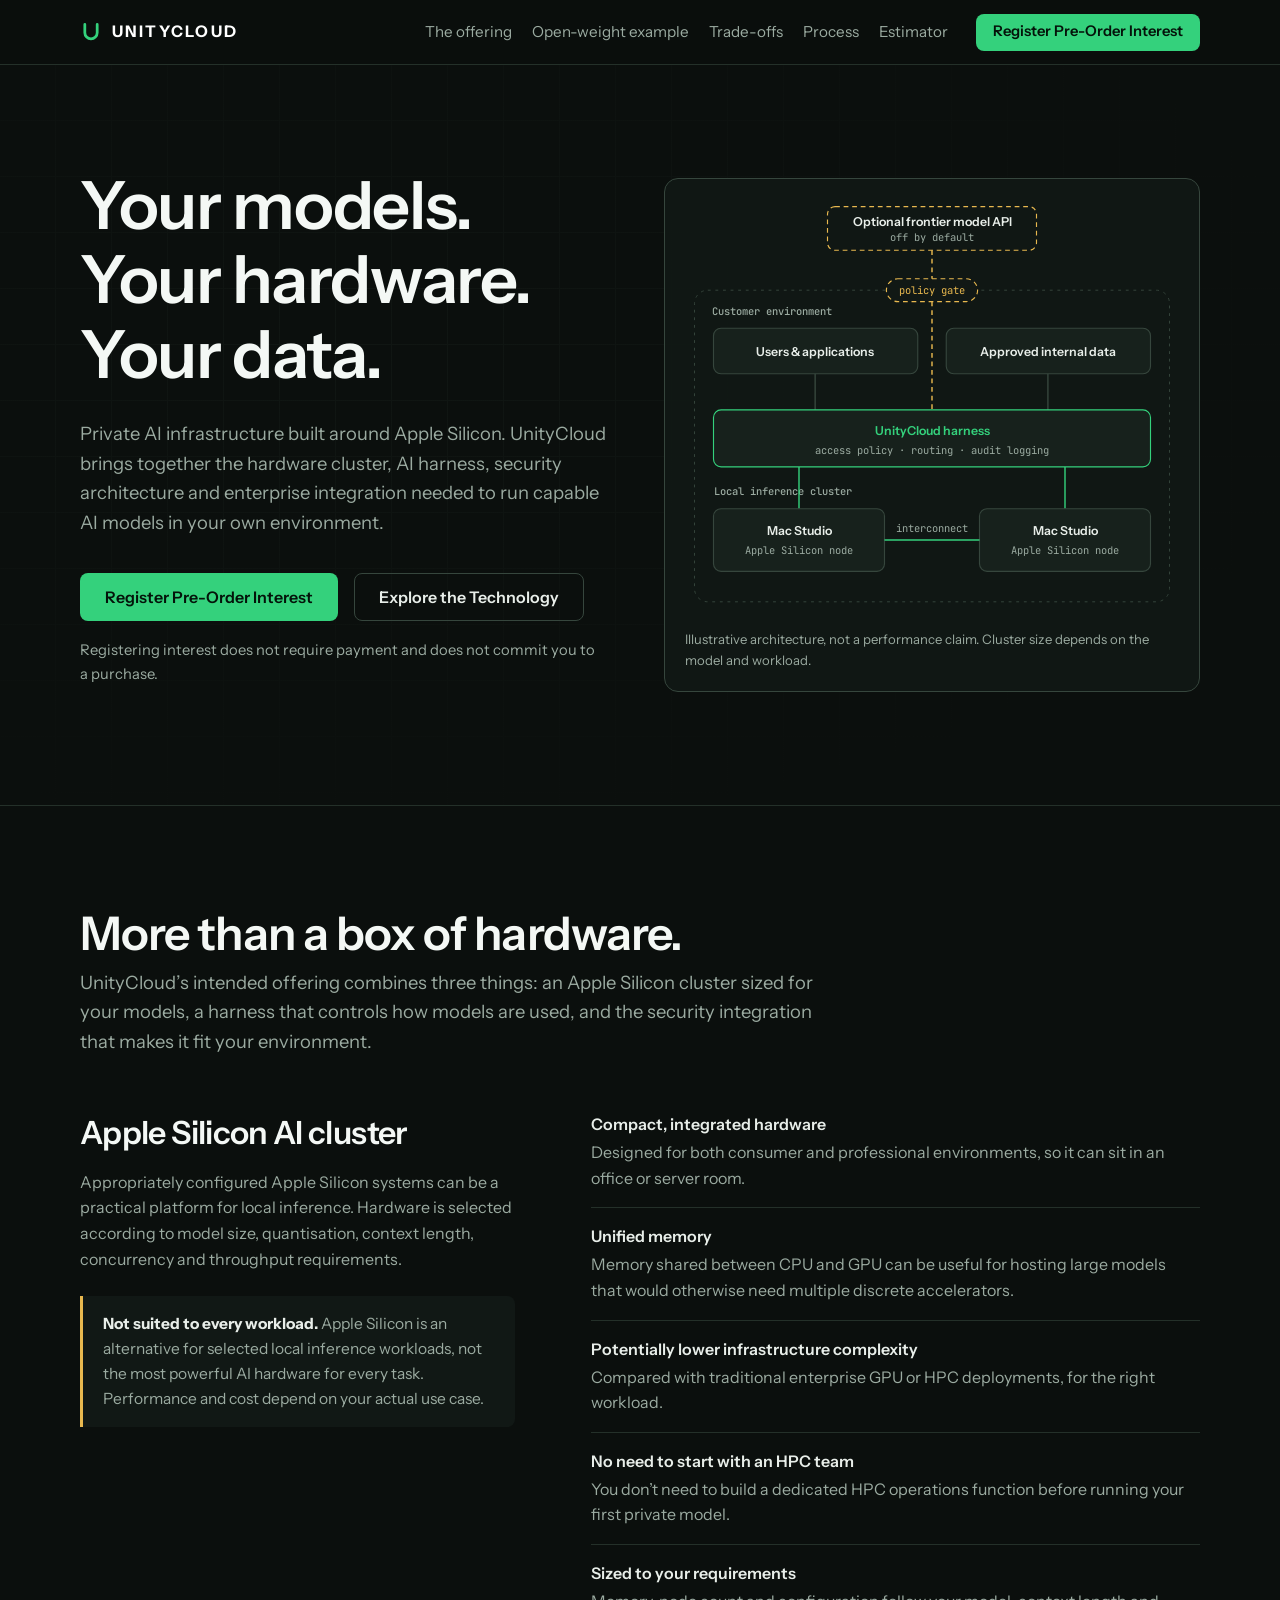
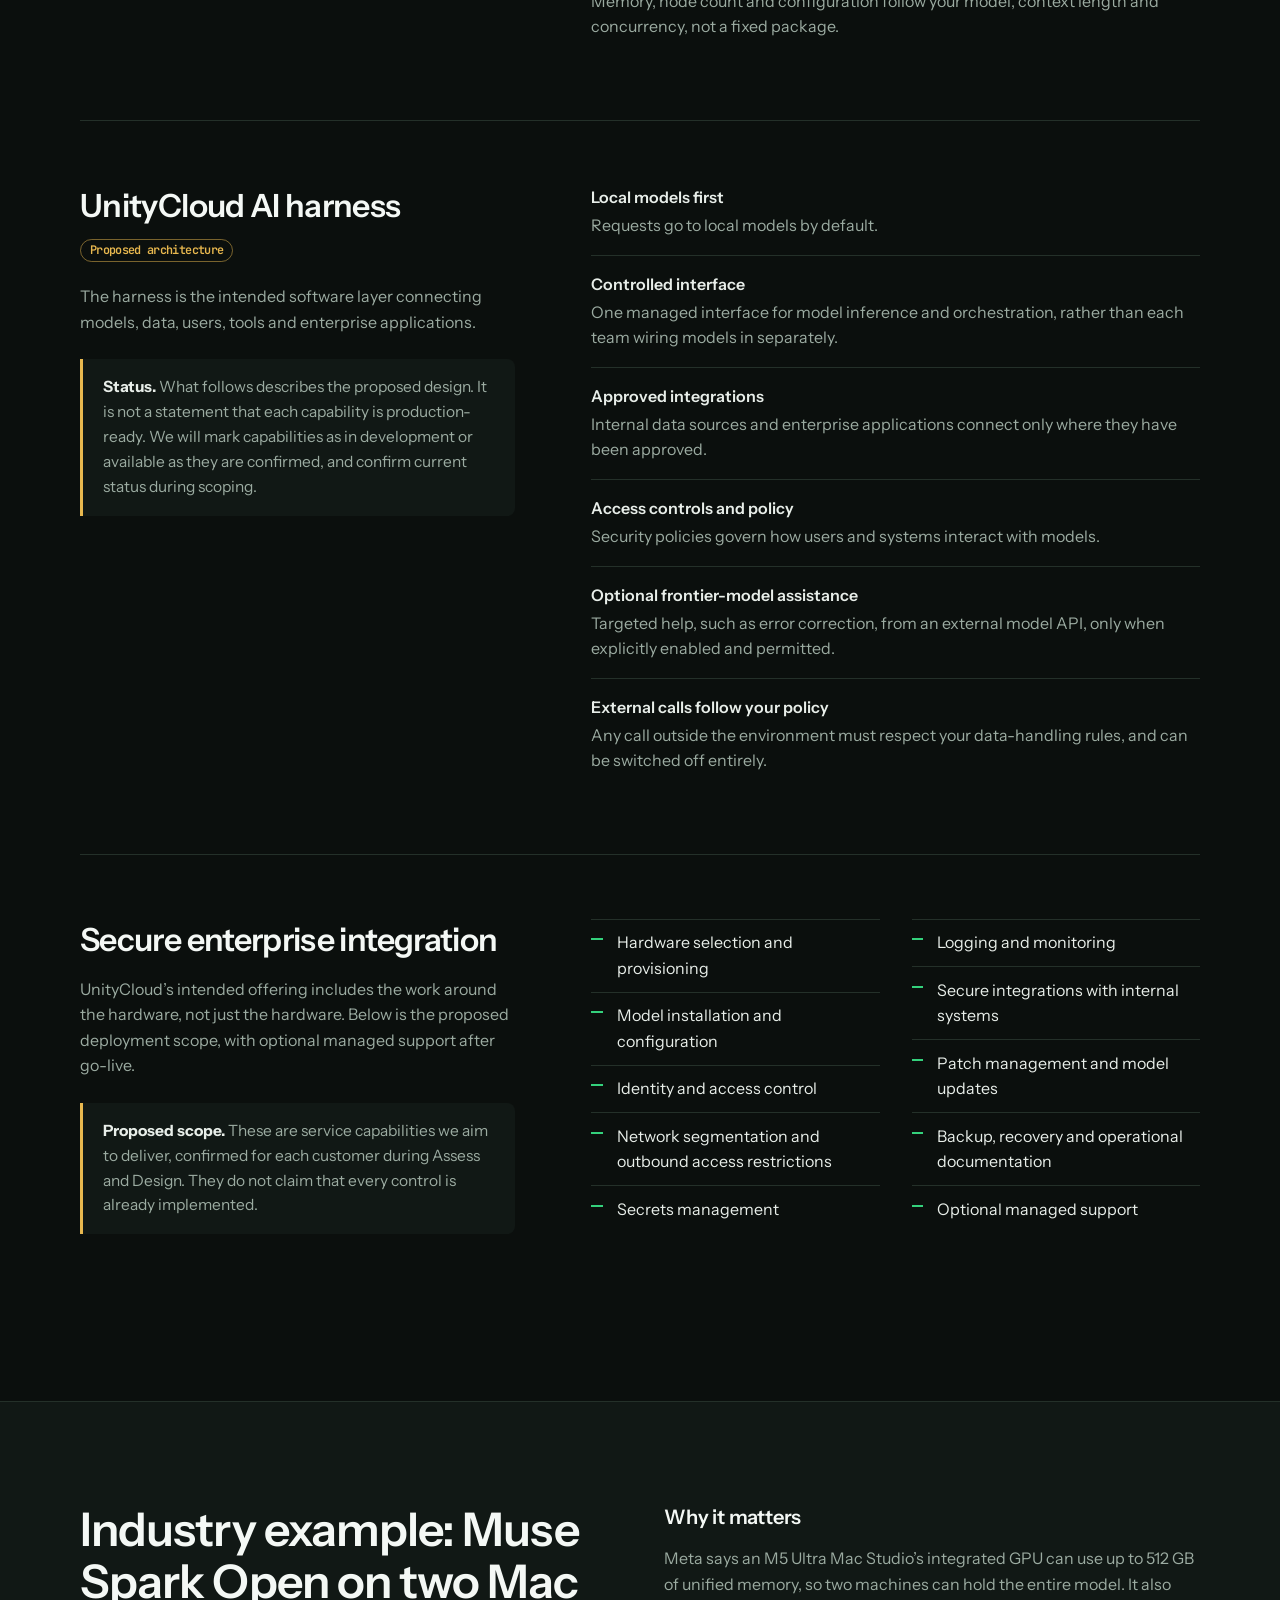
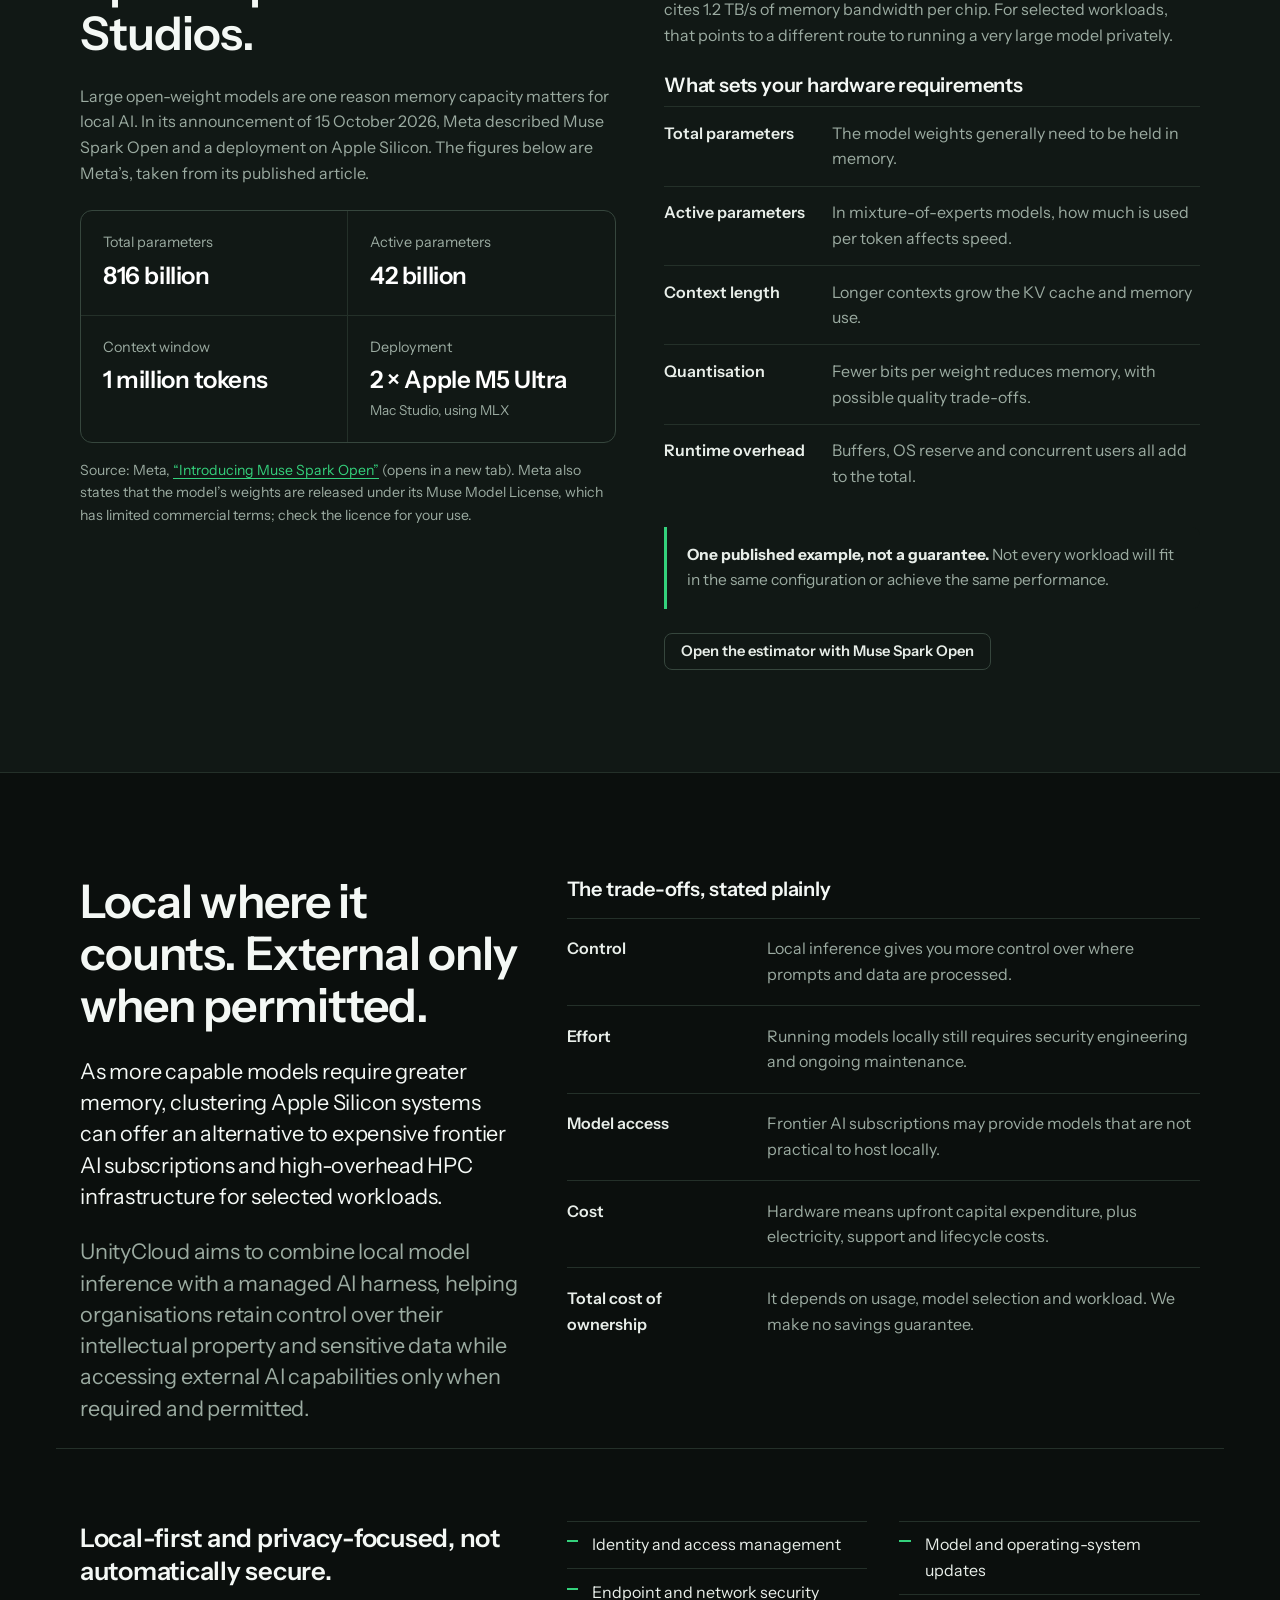
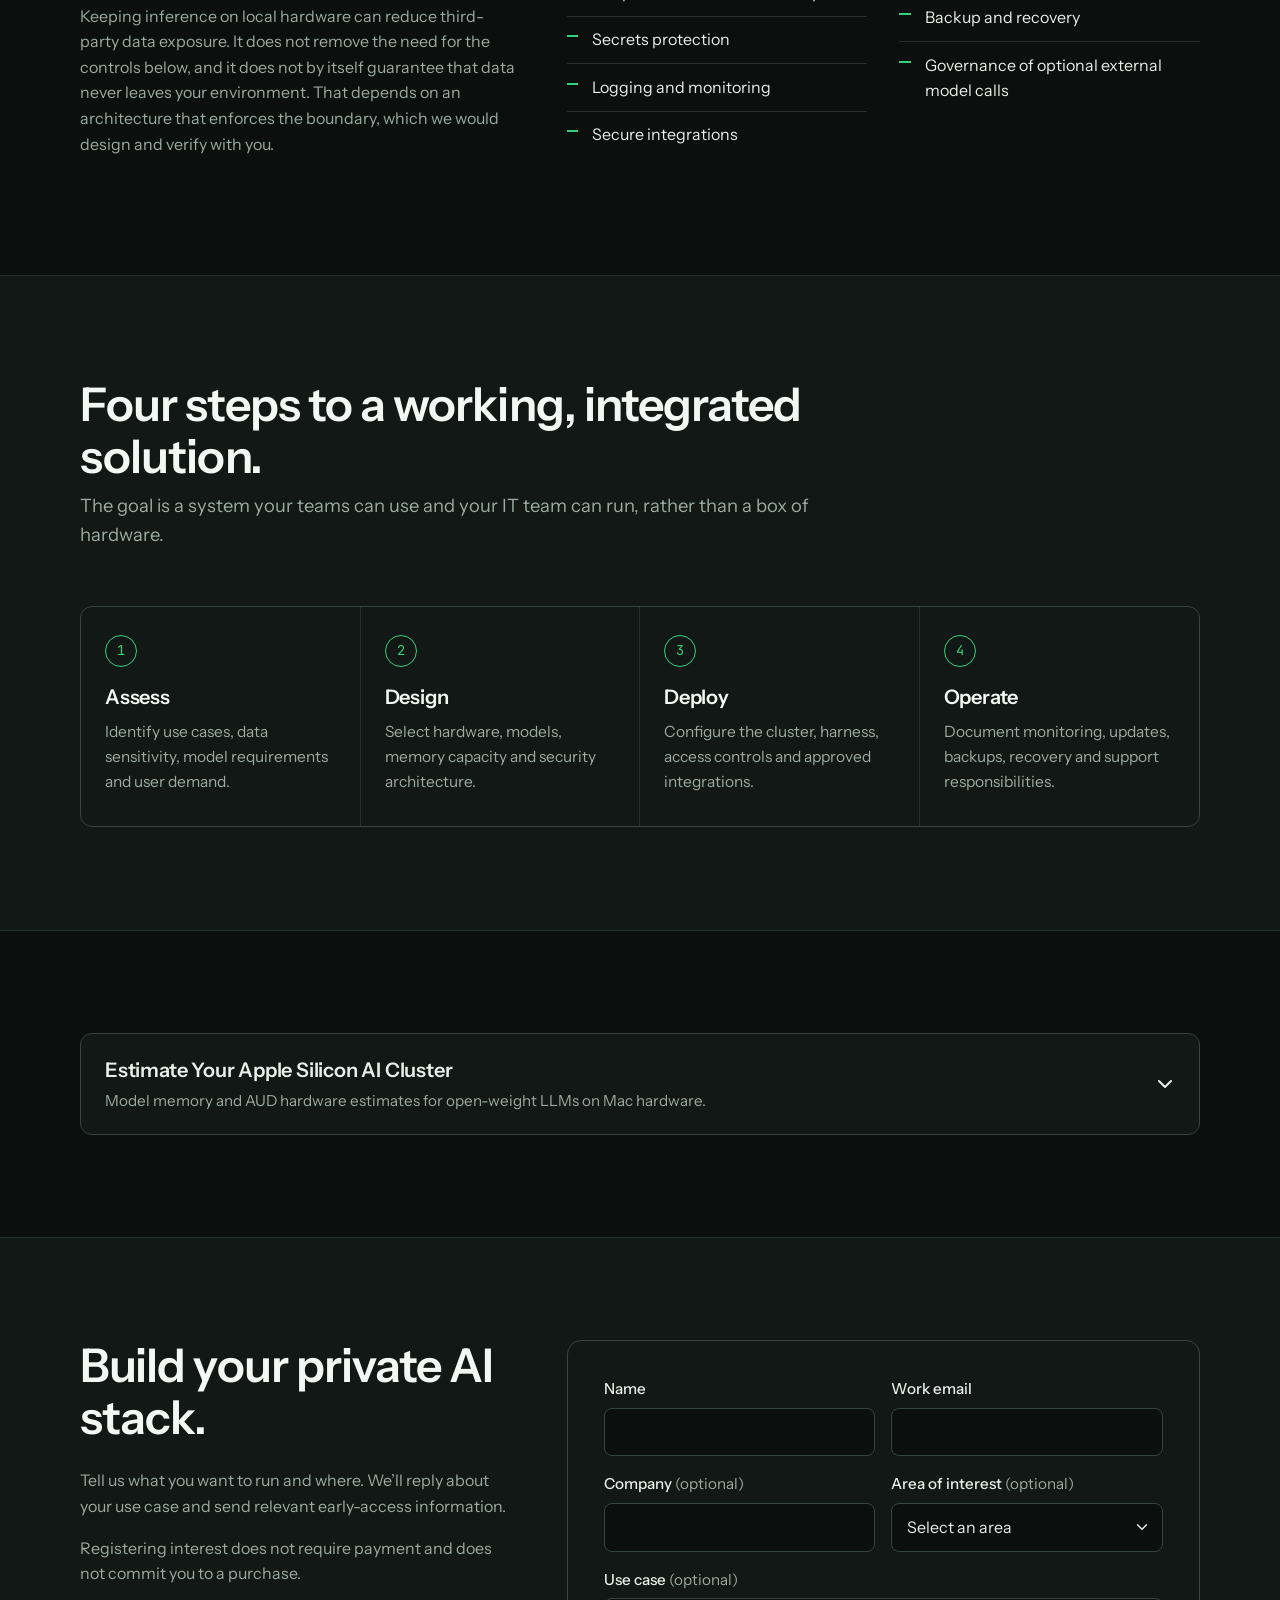
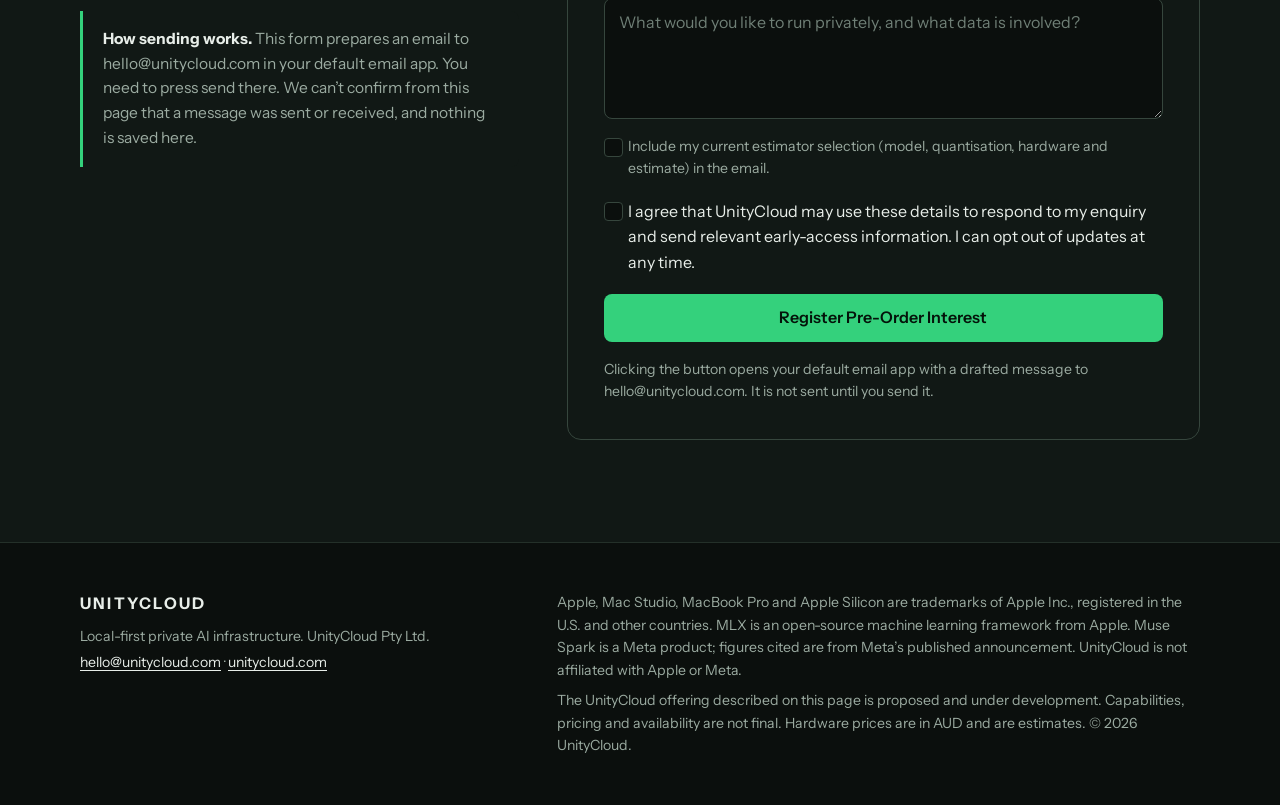
<file: AI Harness/Apple/Calculator/index (2).html>
<!DOCTYPE html>
<html lang="en" data-bs-theme="dark">
<head>
  <meta charset="UTF-8">
  <meta name="viewport" content="width=device-width, initial-scale=1">
  <title>UnityCloud — Private AI on Apple Silicon | Register Pre-Order Interest</title>
  <meta name="description" content="Private AI infrastructure built around Apple Silicon: a Mac Studio cluster, AI harness, security architecture and enterprise integration. Register pre-order interest — no payment or commitment required.">
  <meta name="theme-color" content="#0b0f0d">
  <meta property="og:type" content="website">
  <meta property="og:site_name" content="UnityCloud">
  <meta property="og:title" content="UnityCloud — Your models. Your hardware. Your data.">
  <meta property="og:description" content="Private AI infrastructure built around Apple Silicon: hardware cluster, AI harness, security architecture and enterprise integration.">
  <meta property="og:url" content="https://unitycloud.com/">
  <meta name="twitter:card" content="summary">
  <meta name="twitter:title" content="UnityCloud — Private AI on Apple Silicon">
  <meta name="twitter:description" content="Local-first AI infrastructure for enterprise. Register pre-order interest — no payment or commitment required.">
  <!-- TODO: add og:image / twitter:image once a hosted share image exists (absolute URL, 1200x630). -->
  <link rel="icon" href="data:image/svg+xml,%3Csvg xmlns='http://www.w3.org/2000/svg' viewBox='0 0 32 32'%3E%3Crect width='32' height='32' rx='7' fill='%230b0f0d'/%3E%3Cpath d='M9 8v9a7 7 0 0 0 14 0V8' fill='none' stroke='%2334d17c' stroke-width='3.5' stroke-linecap='round'/%3E%3C/svg%3E">

  <!-- Bootstrap 5 + Icons (icons are decorative; the page reads correctly without them) -->
  <link href="https://cdn.jsdelivr.net/npm/bootstrap@5.3.3/dist/css/bootstrap.min.css" rel="stylesheet">
  <link href="https://cdn.jsdelivr.net/npm/bootstrap-icons@1.11.3/font/bootstrap-icons.min.css" rel="stylesheet">
  <!-- Fonts: system fallbacks are declared in the font stacks below -->
  <link rel="preconnect" href="https://fonts.googleapis.com">
  <link rel="preconnect" href="https://fonts.gstatic.com" crossorigin>
  <link href="https://fonts.googleapis.com/css2?family=Instrument+Sans:wght@400;500;600;700&family=JetBrains+Mono:wght@400;500&display=swap" rel="stylesheet">

  <style>
    /* ==========================================================================
       DESIGN SYSTEM — tokens
       ========================================================================== */
    :root {
      --uc-bg: #0b0f0d;
      --uc-surface: #111815;
      --uc-surface-2: #17211c;
      --uc-line: #243029;
      --uc-line-strong: #36463d;
      --uc-text: #e8eee9;
      --uc-muted: #9baba1;
      --uc-accent: #34d17c;
      --uc-accent-ink: #04130a;
      --uc-amber: #e8b84f;
      --uc-font: "Instrument Sans", system-ui, -apple-system, "Segoe UI", Roboto, Helvetica, Arial, sans-serif;
      --uc-mono: "JetBrains Mono", ui-monospace, SFMono-Regular, Menlo, Consolas, monospace;
      --uc-section: clamp(4rem, 8vw, 7rem);
      --bs-body-bg: var(--uc-bg);
      --bs-body-color: var(--uc-text);
      --bs-body-font-family: var(--uc-font);
      --bs-border-color: var(--uc-line);
    }
    html { scroll-behavior: smooth; scroll-padding-top: 76px; }
    body { background: var(--uc-bg); color: var(--uc-text); font-family: var(--uc-font); line-height: 1.6; -webkit-font-smoothing: antialiased; }
    @media (prefers-reduced-motion: reduce) { html { scroll-behavior: auto; } * { transition: none !important; } }
    a { color: var(--uc-accent); text-underline-offset: 3px; }
    a:hover { color: #6ee9a3; }
    :focus-visible { outline: 2px solid var(--uc-accent); outline-offset: 3px; border-radius: 4px; }
    .skip-link { position: absolute; left: -999px; top: 8px; background: var(--uc-accent); color: var(--uc-accent-ink); padding: .5rem 1rem; border-radius: 6px; z-index: 2000; font-weight: 600; }
    .skip-link:focus { left: 8px; }

    /* Typography */
    h1, h2, h3, h4 { font-family: var(--uc-font); letter-spacing: -0.02em; line-height: 1.12; color: #f4f8f5; }
    h1 { font-size: clamp(2.4rem, 5.2vw, 4.2rem); font-weight: 600; }
    h2 { font-size: clamp(1.9rem, 3.8vw, 2.9rem); font-weight: 600; }
    h3 { font-size: 1.25rem; font-weight: 600; letter-spacing: -0.01em; line-height: 1.3; }
    .lead-copy { font-size: 1.15rem; color: var(--uc-muted); max-width: 62ch; }
    .prose { max-width: 66ch; color: var(--uc-muted); }
    .prose strong, .prose-strong { color: var(--uc-text); font-weight: 600; }
    .mono { font-family: var(--uc-mono); font-size: .8rem; }
    .kicker { font-family: var(--uc-mono); font-size: .82rem; color: var(--uc-accent); margin-bottom: 1rem; display: block; }

    /* Layout */
    .uc-container { width: 100%; max-width: 1200px; margin: 0 auto; padding: 0 clamp(1.5rem, 4vw, 2.5rem); }
    .uc-section { padding: var(--uc-section) 0; border-top: 1px solid var(--uc-line); }
    .uc-section.alt { background: var(--uc-surface); }
    .section-head { max-width: 760px; margin-bottom: clamp(2rem, 5vw, 3.5rem); }

    /* Buttons */
    .uc-btn { display: inline-flex; align-items: center; justify-content: center; gap: .5rem; font-weight: 600; font-size: 1rem; padding: .85rem 1.5rem; border-radius: 8px; border: 1px solid transparent; text-decoration: none; cursor: pointer; transition: background-color .15s, border-color .15s, color .15s; line-height: 1.2; }
    .uc-btn-primary { background: var(--uc-accent); color: var(--uc-accent-ink); }
    .uc-btn-primary:hover { background: #5fe49b; color: var(--uc-accent-ink); }
    .uc-btn-ghost { background: transparent; color: var(--uc-text); border-color: var(--uc-line-strong); }
    .uc-btn-ghost:hover { border-color: var(--uc-accent); color: #fff; }
    .uc-btn-sm { padding: .55rem 1rem; font-size: .92rem; }

    /* Navigation */
    .uc-nav { position: sticky; top: 0; z-index: 1030; background: rgba(11,15,13,.94); backdrop-filter: blur(8px); border-bottom: 1px solid var(--uc-line); }
    .uc-nav .navbar { padding: .75rem 0; }
    .wordmark { font-weight: 700; letter-spacing: .14em; font-size: 1rem; color: #fff; text-decoration: none; display: inline-flex; align-items: center; gap: .6rem; }
    .wordmark:hover { color: #fff; }
    .wordmark svg { flex: none; }
    .uc-nav .nav-link { color: var(--uc-muted); font-size: .95rem; padding: .5rem .9rem; }
    .uc-nav .nav-link:hover { color: #fff; }
    .navbar-toggler { border-color: var(--uc-line-strong); }
    .navbar-toggler:focus { box-shadow: none; outline: 2px solid var(--uc-accent); }

    /* Hero */
    .hero { padding: clamp(3.5rem, 8vw, 6.5rem) 0 var(--uc-section); background-image: linear-gradient(var(--uc-line) 1px, transparent 1px), linear-gradient(90deg, var(--uc-line) 1px, transparent 1px); background-size: 56px 56px; background-position: -1px -1px; position: relative; }
    .hero::after { content: ""; position: absolute; inset: 0; background: radial-gradient(ellipse at 30% 40%, rgba(11,15,13,.78) 0%, var(--uc-bg) 75%); pointer-events: none; }
    .hero > .uc-container { position: relative; z-index: 1; }
    .hero h1 span { display: block; }
    .hero .lead-copy { margin: 1.75rem 0 2.25rem; }
    .hero-note { margin-top: 1.1rem; font-size: .92rem; color: var(--uc-muted); max-width: 52ch; }
    .diagram-wrap { background: rgba(17,24,21,.92); border: 1px solid var(--uc-line-strong); border-radius: 14px; padding: 1.25rem; }
    .diagram-wrap figcaption { font-size: .82rem; color: var(--uc-muted); margin-top: .75rem; }
    .diagram-wrap svg { width: 100%; height: auto; display: block; }
    .d-box { fill: var(--uc-surface-2); stroke: var(--uc-line-strong); stroke-width: 1.2; }
    .d-box.accent { stroke: var(--uc-accent); }
    .d-box.optional { fill: transparent; stroke-dasharray: 5 4; stroke: var(--uc-amber); }
    .d-zone { fill: none; stroke: var(--uc-line-strong); stroke-dasharray: 3 5; }
    .d-link { stroke: var(--uc-line-strong); stroke-width: 1.5; fill: none; }
    .d-link.accent { stroke: var(--uc-accent); }
    .d-link.optional { stroke: var(--uc-amber); stroke-dasharray: 5 4; }
    .d-t { fill: var(--uc-text); font: 600 13px var(--uc-font); }
    .d-s { fill: var(--uc-muted); font: 400 11px var(--uc-mono); }
    .d-z { fill: var(--uc-muted); font: 500 11px var(--uc-mono); }

    /* Feature rows */
    .feature { display: grid; grid-template-columns: minmax(0, 5fr) minmax(0, 7fr); gap: clamp(2rem, 6vw, 5rem); padding: clamp(2.5rem, 5vw, 4rem) 0; border-top: 1px solid var(--uc-line); }
    .feature:first-of-type { border-top: 0; padding-top: 0; }
    @media (max-width: 991.98px) { .feature { grid-template-columns: 1fr; gap: 1.5rem; } }
    .feature h3 { font-size: clamp(1.5rem, 2.6vw, 2rem); margin-bottom: 1rem; letter-spacing: -0.02em; }
    .rows { list-style: none; padding: 0; margin: 0; }
    .rows li { padding: 1rem 0; border-top: 1px solid var(--uc-line); color: var(--uc-muted); }
    .rows li:first-child { border-top: 0; padding-top: 0; }
    .rows li strong { color: var(--uc-text); font-weight: 600; display: block; margin-bottom: .15rem; }
    .scope-list { list-style: none; padding: 0; margin: 0; columns: 2; column-gap: 2rem; }
    .scope-list li { break-inside: avoid; padding: .65rem 0 .65rem 1.6rem; border-top: 1px solid var(--uc-line); color: var(--uc-text); position: relative; }
    .scope-list li::before { content: ""; position: absolute; left: 0; top: 1.15rem; width: .7rem; height: 2px; background: var(--uc-accent); }
    @media (max-width: 575.98px) { .scope-list { columns: 1; } }
    .callout { border-left: 3px solid var(--uc-amber); background: var(--uc-surface); padding: 1rem 1.25rem; border-radius: 0 8px 8px 0; color: var(--uc-muted); margin-top: 1.5rem; font-size: .97rem; }
    .callout strong { color: var(--uc-text); }
    .callout.green { border-left-color: var(--uc-accent); }
    .chip { display: inline-block; font-family: var(--uc-mono); font-size: .74rem; padding: .2rem .55rem; border-radius: 999px; border: 1px solid var(--uc-line-strong); color: var(--uc-muted); vertical-align: middle; white-space: nowrap; }
    /* Capability status chips: change a chip's class as features ship (see HTML comment in section B) */
    .chip.status-proposed { color: var(--uc-amber); border-color: rgba(232,184,79,.5); }
    .chip.status-development { color: #7cc4ff; border-color: rgba(124,196,255,.5); }
    .chip.status-available { color: var(--uc-accent); border-color: rgba(52,209,124,.55); }

    /* Facts (Meta example) */
    .facts { display: grid; grid-template-columns: repeat(2, minmax(0, 1fr)); border: 1px solid var(--uc-line-strong); border-radius: 12px; overflow: hidden; margin: 0; }
    .facts div { padding: 1.25rem 1.4rem; border-right: 1px solid var(--uc-line); border-bottom: 1px solid var(--uc-line); }
    .facts div:nth-child(2n) { border-right: 0; }
    .facts div:nth-last-child(-n+2) { border-bottom: 0; }
    .facts dt { font-weight: 400; color: var(--uc-muted); font-size: .9rem; }
    .facts dd { margin: .15rem 0 0; font-size: 1.5rem; font-weight: 600; letter-spacing: -0.02em; color: #fff; }
    .facts dd small { display: block; font-size: .85rem; color: var(--uc-muted); font-weight: 400; letter-spacing: 0; }
    @media (max-width: 575.98px) { .facts { grid-template-columns: 1fr; } .facts div { border-right: 0 !important; border-bottom: 1px solid var(--uc-line) !important; } .facts div:last-child { border-bottom: 0 !important; } }
    .drivers { list-style: none; padding: 0; margin: 0; }
    .drivers li { display: grid; grid-template-columns: 9.5rem 1fr; gap: 1rem; padding: .85rem 0; border-top: 1px solid var(--uc-line); color: var(--uc-muted); }
    .drivers li strong { color: var(--uc-text); font-weight: 600; }
    @media (max-width: 575.98px) { .drivers li { grid-template-columns: 1fr; gap: .1rem; } }

    /* Positioning */
    .pull { font-size: clamp(1.1rem, 1.7vw, 1.35rem); line-height: 1.45; color: #f4f8f5; letter-spacing: -0.01em; max-width: 48ch; margin: 0; }
    .pull + .pull { margin-top: 1.5rem; color: var(--uc-muted); }
    .tradeoffs { margin: 0; }
    .tradeoffs > div { display: grid; grid-template-columns: 11rem 1fr; gap: 1.5rem; padding: 1.1rem 0; border-top: 1px solid var(--uc-line); }
    .tradeoffs dt { font-weight: 600; color: var(--uc-text); }
    .tradeoffs dd { margin: 0; color: var(--uc-muted); }
    @media (max-width: 575.98px) { .tradeoffs > div { grid-template-columns: 1fr; gap: .2rem; } }

    /* Process */
    .steps { list-style: none; padding: 0; margin: 0; display: grid; grid-template-columns: repeat(4, minmax(0, 1fr)); gap: 0; counter-reset: step; border: 1px solid var(--uc-line-strong); border-radius: 12px; overflow: hidden; }
    .steps li { padding: 1.75rem 1.5rem 2rem; border-right: 1px solid var(--uc-line); counter-increment: step; position: relative; }
    .steps li:last-child { border-right: 0; }
    .steps li::before { content: counter(step); display: inline-grid; place-items: center; width: 2rem; height: 2rem; border-radius: 50%; border: 1px solid var(--uc-accent); color: var(--uc-accent); font-family: var(--uc-mono); font-size: .85rem; margin-bottom: 1.1rem; }
    .steps h3 { margin-bottom: .6rem; }
    .steps p { margin: 0; color: var(--uc-muted); font-size: .97rem; }
    @media (max-width: 991.98px) { .steps { grid-template-columns: repeat(2, minmax(0, 1fr)); } .steps li:nth-child(2) { border-right: 0; } .steps li:nth-child(-n+2) { border-bottom: 1px solid var(--uc-line); } }
    @media (max-width: 575.98px) { .steps { grid-template-columns: 1fr; } .steps li { border-right: 0; border-bottom: 1px solid var(--uc-line); } .steps li:last-child { border-bottom: 0; } }

    /* Estimator toggle */
    .calc-toggle { width: 100%; display: flex; align-items: center; justify-content: space-between; gap: 1rem; text-align: left; background: var(--uc-surface); color: var(--uc-text); border: 1px solid var(--uc-line-strong); border-radius: 12px; padding: 1.25rem 1.5rem; cursor: pointer; transition: border-color .15s; }
    .calc-toggle:hover { border-color: var(--uc-accent); }
    .calc-toggle .t { font-size: 1.25rem; font-weight: 600; letter-spacing: -0.01em; display: block; }
    .calc-toggle .s { color: var(--uc-muted); font-size: .95rem; display: block; margin-top: .2rem; }
    .calc-toggle .chev { flex: none; transition: transform .2s; }
    .calc-toggle[aria-expanded="true"] .chev { transform: rotate(180deg); }
    #calculatorPanel .calc-inner { padding-top: 1.5rem; }

    /* Lead form */
    .form-panel { background: var(--uc-surface); border: 1px solid var(--uc-line-strong); border-radius: 14px; padding: clamp(1.5rem, 3vw, 2.25rem); }
    .form-panel label.uc-label { font-weight: 500; font-size: .95rem; margin-bottom: .4rem; display: block; }
    .form-panel .opt { color: var(--uc-muted); font-weight: 400; }
    .form-panel .form-control, .form-panel .form-select { background-color: var(--uc-bg); color: var(--uc-text); border: 1px solid var(--uc-line-strong); border-radius: 8px; padding: .7rem .9rem; }
    .form-panel .form-control::placeholder { color: #6f7f76; }
    .form-panel .form-control:focus, .form-panel .form-select:focus { border-color: var(--uc-accent); box-shadow: 0 0 0 3px rgba(52,209,124,.25); }
    .form-panel .form-check-input { background-color: var(--uc-bg); border-color: var(--uc-line-strong); width: 1.2rem; height: 1.2rem; margin-top: .2rem; }
    .form-panel .form-check-input:checked { background-color: var(--uc-accent); border-color: var(--uc-accent); }
    .form-panel .form-check-input:focus { box-shadow: 0 0 0 3px rgba(52,209,124,.25); border-color: var(--uc-accent); }
    .invalid-feedback { color: #ff9b94; font-size: .88rem; }
    .form-control.is-invalid, .form-select.is-invalid, .form-check-input.is-invalid { border-color: #ff6b61; }
    .form-status { border-radius: 10px; padding: 1rem 1.15rem; margin-top: 1.25rem; border: 1px solid var(--uc-line-strong); background: var(--uc-bg); font-size: .95rem; }
    .form-status[hidden] { display: none; }
    .fine { font-size: .88rem; color: var(--uc-muted); }

    /* Footer */
    .uc-footer { border-top: 1px solid var(--uc-line); padding: 3rem 0; color: var(--uc-muted); font-size: .88rem; }
    .uc-footer a { color: var(--uc-text); }

    /* ==========================================================================
       CALCULATOR STYLES — scoped to .calc-scope (replaces the original global
       resets/nav/hero/footer rules so they cannot affect the landing page)
       ========================================================================== */
    .calc-scope {
      --apple-card-bg: var(--uc-surface);
      --apple-card-border: var(--uc-line-strong);
      --apple-text: var(--uc-text);
      --apple-text-secondary: #9baba1;
      --apple-blue: #2997ff;
      --apple-green: #30d158;
      --apple-purple: #bf5af2;
      --apple-yellow: #ffd60a;
      --apple-red: #ff453a;
      --apple-pill-bg: #1c2822;
      --bs-primary: var(--uc-accent);
      --bs-primary-rgb: 52, 209, 124;
      --bs-body-bg: var(--uc-bg);
      --bs-tertiary-bg: #1c2822;
      --bs-tertiary-bg-rgb: 28, 40, 34;
      --bs-secondary-color: #9baba1;
    }
    .calc-scope .grid-product { background: var(--apple-card-bg); border: 1px solid var(--apple-card-border); border-radius: 14px; padding: 24px; }
    .calc-scope .hero-price { font-size: 3rem; font-weight: 700; line-height: 1; color: var(--apple-green); letter-spacing: -0.02em; }
    .calc-scope .section-title { display: block; font-size: .82rem; font-weight: 600; color: var(--apple-text-secondary); margin-bottom: 1rem; }
    .calc-scope .apple-pill-group { display: flex; flex-wrap: wrap; gap: 8px; }
    .calc-scope .apple-pill { background: var(--apple-pill-bg); color: var(--apple-text); border: 1px solid var(--apple-card-border); border-radius: 10px; padding: 8px 16px; font-size: .88rem; cursor: pointer; transition: all .2s ease; user-select: none; }
    .calc-scope .apple-pill:hover { border-color: var(--uc-accent); }
    .calc-scope .apple-pill.active { background: var(--uc-accent); color: var(--uc-accent-ink); border-color: var(--uc-accent); font-weight: 600; }
    .calc-scope .memory-bar-container { height: 26px; border-radius: 10px; overflow: hidden; display: flex; background: rgba(120,120,128,.2); }
    .calc-scope .memory-bar-segment { height: 100%; transition: width .35s ease; display: flex; align-items: center; justify-content: center; font-size: .72rem; font-weight: 700; color: #fff; white-space: nowrap; overflow: hidden; }
    .calc-scope .seg-weights { background-color: var(--apple-blue); }
    .calc-scope .seg-scales { background-color: var(--apple-purple); }
    .calc-scope .seg-kv { background-color: var(--apple-green); }
    .calc-scope .seg-runtime { background-color: var(--apple-yellow); color: #000; }
    .calc-scope .seg-macos { background-color: #64d2ff; color: #000; }
    .calc-scope .seg-safety { background-color: var(--apple-red); }
    .calc-scope .seg-free { background-color: rgba(255,255,255,.15); color: var(--apple-text); }
    .calc-scope .legend-dot { display: inline-block; width: 10px; height: 10px; border-radius: 50%; margin-right: 6px; }
    .calc-scope .tooltip-icon { color: var(--uc-accent); cursor: pointer; font-size: .9rem; margin-left: 6px; }
    .calc-scope .legend-row { font-size: .75rem; display: flex; flex-wrap: wrap; gap: 6px 18px; margin-top: 15px; }
    .calc-scope .text-primary { color: var(--uc-accent) !important; }
    .calc-scope a.text-primary { color: var(--uc-accent) !important; }
    .calc-scope .form-range::-webkit-slider-thumb { background: var(--uc-accent); }
    .calc-scope .form-range::-moz-range-thumb { background: var(--uc-accent); }
    .calc-scope .form-check-input:checked { background-color: var(--uc-accent); border-color: var(--uc-accent); }
    .calc-scope .alert-info { --bs-alert-bg: #12201a; --bs-alert-border-color: var(--uc-line-strong); --bs-alert-color: var(--uc-text); }
    .calc-scope .table { --bs-table-bg: transparent; --bs-table-color: var(--uc-text); --bs-table-border-color: var(--uc-line); }
    .calc-scope .btn-outline-secondary { --bs-btn-color: var(--uc-text); --bs-btn-border-color: var(--uc-line-strong); --bs-btn-hover-bg: var(--uc-surface-2); --bs-btn-hover-border-color: var(--uc-accent); --bs-btn-hover-color: #fff; }
  </style>
</head>
<body>
<a class="skip-link" href="#main">Skip to main content</a>

<!-- ============================ LANDING: NAVIGATION ============================ -->
<header class="uc-nav">
  <div class="uc-container">
    <nav class="navbar navbar-expand-lg" aria-label="Primary">
      <a class="wordmark" href="#top" aria-label="UnityCloud home">
        <svg width="22" height="22" viewBox="0 0 32 32" aria-hidden="true"><path d="M7 5v12a9 9 0 0 0 18 0V5" fill="none" stroke="#34d17c" stroke-width="4" stroke-linecap="round"/></svg>
        UNITYCLOUD
      </a>
      <button class="navbar-toggler ms-auto" type="button" data-bs-toggle="collapse" data-bs-target="#navMenu" aria-controls="navMenu" aria-expanded="false" aria-label="Toggle navigation">
        <span class="navbar-toggler-icon" style="filter: invert(1);"></span>
      </button>
      <div class="collapse navbar-collapse" id="navMenu">
        <ul class="navbar-nav ms-lg-auto align-items-lg-center gap-lg-1">
          <li class="nav-item"><a class="nav-link" href="#offering">The offering</a></li>
          <li class="nav-item"><a class="nav-link" href="#example">Open-weight example</a></li>
          <li class="nav-item"><a class="nav-link" href="#positioning">Trade-offs</a></li>
          <li class="nav-item"><a class="nav-link" href="#process">Process</a></li>
          <li class="nav-item"><a class="nav-link" href="#calculator">Estimator</a></li>
          <li class="nav-item ms-lg-3 mt-2 mt-lg-0"><a class="uc-btn uc-btn-primary uc-btn-sm" href="#register">Register Pre-Order Interest</a></li>
        </ul>
      </div>
    </nav>
  </div>
</header>

<main id="main">

<!-- ================================ LANDING: HERO ================================ -->
<section class="hero" id="top" aria-labelledby="hero-title">
  <div class="uc-container">
    <div class="row align-items-center g-5">
      <div class="col-lg-6">
        <h1 id="hero-title"><span>Your models.</span><span>Your hardware.</span><span>Your data.</span></h1>
        <p class="lead-copy">Private AI infrastructure built around Apple Silicon. UnityCloud brings together the hardware cluster, AI harness, security architecture and enterprise integration needed to run capable AI models in your own environment.</p>
        <div class="d-flex flex-wrap gap-3">
          <a class="uc-btn uc-btn-primary" href="#register">Register Pre-Order Interest</a>
          <a class="uc-btn uc-btn-ghost" href="#offering">Explore the Technology</a>
        </div>
        <p class="hero-note">Registering interest does not require payment and does not commit you to a purchase.</p>
      </div>
      <div class="col-lg-6">
        <figure class="diagram-wrap m-0">
          <svg viewBox="0 0 520 440" role="img" aria-labelledby="diagTitle diagDesc">
            <title id="diagTitle">Illustrative local AI architecture</title>
            <desc id="diagDesc">Users and approved internal data connect to a UnityCloud harness inside the customer environment. The harness routes requests to a local cluster of two Apple Silicon nodes. An optional frontier model API sits outside the environment, off by default, reachable only through a policy gate.</desc>
            <!-- optional external -->
            <rect class="d-box optional" x="150" y="8" width="220" height="46" rx="8"/>
            <text class="d-t" x="260" y="28" text-anchor="middle">Optional frontier model API</text>
            <text class="d-s" x="260" y="44" text-anchor="middle">off by default</text>
            <line class="d-link optional" x1="260" y1="54" x2="260" y2="222"/>
            <!-- environment boundary -->
            <rect class="d-zone" x="10" y="96" width="500" height="328" rx="14"/>
            <text class="d-z" x="28" y="122">Customer environment</text>
            <rect class="d-box optional" x="212" y="84" width="96" height="24" rx="12" style="fill:#111815"/>
            <text class="d-s" x="260" y="100" text-anchor="middle" style="fill:#e8b84f">policy gate</text>
            <!-- users + data -->
            <rect class="d-box" x="30" y="136" width="215" height="48" rx="8"/>
            <text class="d-t" x="137" y="165" text-anchor="middle">Users &amp; applications</text>
            <rect class="d-box" x="275" y="136" width="215" height="48" rx="8"/>
            <text class="d-t" x="382" y="165" text-anchor="middle">Approved internal data</text>
            <line class="d-link" x1="137" y1="184" x2="137" y2="222"/>
            <line class="d-link" x1="382" y1="184" x2="382" y2="222"/>
            <!-- harness -->
            <rect class="d-box accent" x="30" y="222" width="460" height="60" rx="8"/>
            <text class="d-t" x="260" y="248" text-anchor="middle" style="fill:#34d17c">UnityCloud harness</text>
            <text class="d-s" x="260" y="268" text-anchor="middle">access policy · routing · audit logging</text>
            <!-- nodes -->
            <text class="d-z" x="30" y="312">Local inference cluster</text>
            <line class="d-link accent" x1="120" y1="282" x2="120" y2="326"/>
            <line class="d-link accent" x1="400" y1="282" x2="400" y2="326"/>
            <rect class="d-box" x="30" y="326" width="180" height="66" rx="8"/>
            <text class="d-t" x="120" y="354" text-anchor="middle">Mac Studio</text>
            <text class="d-s" x="120" y="374" text-anchor="middle">Apple Silicon node</text>
            <rect class="d-box" x="310" y="326" width="180" height="66" rx="8"/>
            <text class="d-t" x="400" y="354" text-anchor="middle">Mac Studio</text>
            <text class="d-s" x="400" y="374" text-anchor="middle">Apple Silicon node</text>
            <line class="d-link accent" x1="210" y1="359" x2="310" y2="359"/>
            <text class="d-s" x="260" y="350" text-anchor="middle">interconnect</text>
          </svg>
          <figcaption>Illustrative architecture, not a performance claim. Cluster size depends on the model and workload.</figcaption>
        </figure>
      </div>
    </div>
  </div>
</section>

<!-- ============================ LANDING: THE OFFERING ============================ -->
<section class="uc-section" id="offering" aria-labelledby="offering-title">
  <div class="uc-container">
    <div class="section-head">
      <h2 id="offering-title">More than a box of hardware.</h2>
      <p class="lead-copy">UnityCloud’s intended offering combines three things: an Apple Silicon cluster sized for your models, a harness that controls how models are used, and the security integration that makes it fit your environment.</p>
    </div>

    <!-- A. Apple Silicon AI Cluster -->
    <article class="feature" id="cluster">
      <div>
        <h3>Apple Silicon AI cluster</h3>
        <p class="prose">Appropriately configured Apple Silicon systems can be a practical platform for local inference. Hardware is selected according to model size, quantisation, context length, concurrency and throughput requirements.</p>
        <div class="callout"><strong>Not suited to every workload.</strong> Apple Silicon is an alternative for selected local inference workloads, not the most powerful AI hardware for every task. Performance and cost depend on your actual use case.</div>
      </div>
      <ul class="rows">
        <li><strong>Compact, integrated hardware</strong>Designed for both consumer and professional environments, so it can sit in an office or server room.</li>
        <li><strong>Unified memory</strong>Memory shared between CPU and GPU can be useful for hosting large models that would otherwise need multiple discrete accelerators.</li>
        <li><strong>Potentially lower infrastructure complexity</strong>Compared with traditional enterprise GPU or HPC deployments, for the right workload.</li>
        <li><strong>No need to start with an HPC team</strong>You don’t need to build a dedicated HPC operations function before running your first private model.</li>
        <li><strong>Sized to your requirements</strong>Memory, node count and configuration follow your model, context length and concurrency, not a fixed package.</li>
      </ul>
    </article>

    <!-- B. UnityCloud AI Harness -->
    <article class="feature" id="harness">
      <div>
        <h3>UnityCloud AI harness <span class="chip status-proposed">Proposed architecture</span></h3>
        <p class="prose">The harness is the intended software layer connecting models, data, users, tools and enterprise applications.</p>
        <div class="callout"><strong>Status.</strong> What follows describes the proposed design. It is not a statement that each capability is production-ready. We will mark capabilities as in development or available as they are confirmed, and confirm current status during scoping.</div>
      </div>
      <!-- Status chips: swap class status-proposed → status-development or status-available (and the label) as features ship. -->
      <ul class="rows">
        <li><strong>Local models first</strong>Requests go to local models by default.</li>
        <li><strong>Controlled interface</strong>One managed interface for model inference and orchestration, rather than each team wiring models in separately.</li>
        <li><strong>Approved integrations</strong>Internal data sources and enterprise applications connect only where they have been approved.</li>
        <li><strong>Access controls and policy</strong>Security policies govern how users and systems interact with models.</li>
        <li><strong>Optional frontier-model assistance</strong>Targeted help, such as error correction, from an external model API, only when explicitly enabled and permitted.</li>
        <li><strong>External calls follow your policy</strong>Any call outside the environment must respect your data-handling rules, and can be switched off entirely.</li>
      </ul>
    </article>

    <!-- C. Secure Enterprise Integration -->
    <article class="feature" id="integration">
      <div>
        <h3>Secure enterprise integration</h3>
        <p class="prose">UnityCloud’s intended offering includes the work around the hardware, not just the hardware. Below is the proposed deployment scope, with optional managed support after go-live.</p>
        <div class="callout"><strong>Proposed scope.</strong> These are service capabilities we aim to deliver, confirmed for each customer during Assess and Design. They do not claim that every control is already implemented.</div>
      </div>
      <ul class="scope-list">
        <li>Hardware selection and provisioning</li>
        <li>Model installation and configuration</li>
        <li>Identity and access control</li>
        <li>Network segmentation and outbound access restrictions</li>
        <li>Secrets management</li>
        <li>Logging and monitoring</li>
        <li>Secure integrations with internal systems</li>
        <li>Patch management and model updates</li>
        <li>Backup, recovery and operational documentation</li>
        <li>Optional managed support</li>
      </ul>
    </article>
  </div>
</section>

<!-- ======================= LANDING: INDUSTRY EXAMPLE (META) ======================= -->
<section class="uc-section alt" id="example" aria-labelledby="example-title">
  <div class="uc-container">
    <div class="row g-5">
      <div class="col-lg-6">
        <h2 id="example-title" class="mb-4">Industry example: Muse Spark Open on two Mac Studios.</h2>
        <p class="prose">Large open-weight models are one reason memory capacity matters for local AI. In its announcement of 15 October 2026, Meta described Muse Spark Open and a deployment on Apple Silicon. The figures below are Meta’s, taken from its published article.</p>
        <dl class="facts mt-4">
          <div><dt>Total parameters</dt><dd>816 billion</dd></div>
          <div><dt>Active parameters</dt><dd>42 billion</dd></div>
          <div><dt>Context window</dt><dd>1 million tokens</dd></div>
          <div><dt>Deployment</dt><dd>2 × Apple M5 Ultra<small>Mac Studio, using MLX</small></dd></div>
        </dl>
        <p class="fine mt-3">Source: Meta, <a href="https://research.meta.ai/blog/muse-spark-open" target="_blank" rel="noopener noreferrer">“Introducing Muse Spark Open”</a> (opens in a new tab). Meta also states that the model’s weights are released under its Muse Model License, which has limited commercial terms; check the licence for your use.</p>
      </div>
      <div class="col-lg-6">
        <h3 class="mb-3">Why it matters</h3>
        <p class="prose">Meta says an M5 Ultra Mac Studio’s integrated GPU can use up to 512 GB of unified memory, so two machines can hold the entire model. It also cites 1.2 TB/s of memory bandwidth per chip. For selected workloads, that points to a different route to running a very large model privately.</p>
        <h3 class="mt-4 mb-2">What sets your hardware requirements</h3>
        <ul class="drivers">
          <li><strong>Total parameters</strong><span>The model weights generally need to be held in memory.</span></li>
          <li><strong>Active parameters</strong><span>In mixture-of-experts models, how much is used per token affects speed.</span></li>
          <li><strong>Context length</strong><span>Longer contexts grow the KV cache and memory use.</span></li>
          <li><strong>Quantisation</strong><span>Fewer bits per weight reduces memory, with possible quality trade-offs.</span></li>
          <li><strong>Runtime overhead</strong><span>Buffers, OS reserve and concurrent users all add to the total.</span></li>
        </ul>
        <div class="callout green"><strong>One published example, not a guarantee.</strong> Not every workload will fit in the same configuration or achieve the same performance.</div>
        <button type="button" class="uc-btn uc-btn-ghost uc-btn-sm mt-4" id="btnOpenMuse">Open the estimator with Muse Spark Open</button>
      </div>
    </div>
  </div>
</section>

<!-- ============================ LANDING: POSITIONING ============================ -->
<section class="uc-section" id="positioning" aria-labelledby="positioning-title">
  <div class="uc-container">
    <div class="row g-5">
      <div class="col-lg-5">
        <h2 id="positioning-title" class="mb-4">Local where it counts. External only when permitted.</h2>
        <p class="pull">As more capable models require greater memory, clustering Apple Silicon systems can offer an alternative to expensive frontier AI subscriptions and high-overhead HPC infrastructure for selected workloads.</p>
        <p class="pull">UnityCloud aims to combine local model inference with a managed AI harness, helping organisations retain control over their intellectual property and sensitive data while accessing external AI capabilities only when required and permitted.</p>
      </div>
      <div class="col-lg-7">
        <h3 class="mb-3">The trade-offs, stated plainly</h3>
        <dl class="tradeoffs">
          <div><dt>Control</dt><dd>Local inference gives you more control over where prompts and data are processed.</dd></div>
          <div><dt>Effort</dt><dd>Running models locally still requires security engineering and ongoing maintenance.</dd></div>
          <div><dt>Model access</dt><dd>Frontier AI subscriptions may provide models that are not practical to host locally.</dd></div>
          <div><dt>Cost</dt><dd>Hardware means upfront capital expenditure, plus electricity, support and lifecycle costs.</dd></div>
          <div><dt>Total cost of ownership</dt><dd>It depends on usage, model selection and workload. We make no savings guarantee.</dd></div>
        </dl>
      </div>
    </div>

    <!-- Privacy & security messaging -->
    <div class="row g-5 mt-4 pt-4" style="border-top:1px solid var(--uc-line)" id="privacy">
      <div class="col-lg-5">
        <h3 class="mb-3" style="font-size:1.6rem">Local-first and privacy-focused, not automatically secure.</h3>
        <p class="prose">Keeping inference on local hardware can reduce third-party data exposure. It does not remove the need for the controls below, and it does not by itself guarantee that data never leaves your environment. That depends on an architecture that enforces the boundary, which we would design and verify with you.</p>
      </div>
      <div class="col-lg-7">
        <ul class="scope-list">
          <li>Identity and access management</li>
          <li>Endpoint and network security</li>
          <li>Secrets protection</li>
          <li>Logging and monitoring</li>
          <li>Secure integrations</li>
          <li>Model and operating-system updates</li>
          <li>Backup and recovery</li>
          <li>Governance of optional external model calls</li>
        </ul>
      </div>
    </div>
  </div>
</section>

<!-- ============================ LANDING: DELIVERY PROCESS ============================ -->
<section class="uc-section alt" id="process" aria-labelledby="process-title">
  <div class="uc-container">
    <div class="section-head">
      <h2 id="process-title">Four steps to a working, integrated solution.</h2>
      <p class="lead-copy">The goal is a system your teams can use and your IT team can run, rather than a box of hardware.</p>
    </div>
    <ol class="steps">
      <li><h3>Assess</h3><p>Identify use cases, data sensitivity, model requirements and user demand.</p></li>
      <li><h3>Design</h3><p>Select hardware, models, memory capacity and security architecture.</p></li>
      <li><h3>Deploy</h3><p>Configure the cluster, harness, access controls and approved integrations.</p></li>
      <li><h3>Operate</h3><p>Document monitoring, updates, backups, recovery and support responsibilities.</p></li>
    </ol>
  </div>
</section>

<!-- ======================= CALCULATOR (COLLAPSIBLE) ======================= -->
<section class="uc-section" id="calculator" aria-labelledby="calc-title">
  <div class="uc-container">
    <button class="calc-toggle" type="button" data-bs-toggle="collapse" data-bs-target="#calculatorPanel" aria-expanded="false" aria-controls="calculatorPanel" id="calcToggle">
      <span>
        <span class="t" id="calc-title">Estimate Your Apple Silicon AI Cluster</span>
        <span class="s">Model memory and AUD hardware estimates for open-weight LLMs on Mac hardware.</span>
      </span>
      <svg class="chev" width="20" height="20" viewBox="0 0 20 20" aria-hidden="true"><path d="M4 7l6 6 6-6" fill="none" stroke="currentColor" stroke-width="2" stroke-linecap="round" stroke-linejoin="round"/></svg>
    </button>
    <div class="collapse" id="calculatorPanel">
      <div class="calc-inner calc-scope">
        <div class="callout mb-4 mt-0"><strong>Estimates only.</strong> Hardware prices and memory results are estimates. Final sizing needs validation against the actual model checkpoint, runtime, context length, concurrency and workload. Each hardware entry shows its own verification date, so confirm current pricing before relying on it.
          <div class="mt-3 d-flex flex-wrap gap-2">
            <button class="btn btn-sm btn-outline-secondary" type="button" onclick="resetDefaults()">Reset estimator</button>
            <a class="uc-btn uc-btn-primary uc-btn-sm" href="#register" data-from-calc="1">Request a sizing estimate</a>
          </div>
        </div>
<!-- MAIN CALCULATOR LAYOUT -->
<div class="container-xl px-4">
  <div class="row g-4">
    
    <!-- LEFT PANEL: INPUT CONTROLS -->
    <div class="col-lg-5 col-xl-4">
      <div class="grid-product">
        
        <!-- 1. MODEL SELECTION -->
        <div class="mb-4">
          <label class="section-title"><i class="bi bi-cpu me-1"></i> Select Model Architecture</label>
          <select class="form-select form-select-lg bg-body-tertiary border-0 fs-6 fw-bold" id="modelSelect" onchange="onModelChange()"></select>

          <div class="p-3 mt-3 rounded-3 bg-body-tertiary small text-secondary">
            <div class="d-flex justify-content-between mb-1">
              <span>Architecture:</span>
              <span id="lblArch" class="fw-bold text-body">-</span>
            </div>
            <div class="d-flex justify-content-between mb-1">
              <span>Total Parameters:</span>
              <span id="lblParams" class="fw-bold text-body">-</span>
            </div>
            <div class="d-flex justify-content-between mb-1" id="rowActiveParams">
              <span>Active Parameters (MoE):</span>
              <span id="lblActiveParams" class="fw-bold text-body">-</span>
            </div>
            <div class="d-flex justify-content-between mb-1">
              <span>Native Context Window:</span>
              <span id="lblNativeCtx" class="fw-bold text-body">-</span>
            </div>
            <div class="d-flex justify-content-between">
              <span>Repository Source:</span>
              <a id="lblSource" href="#" target="_blank" class="text-primary text-decoration-none fw-bold">HuggingFace <i class="bi bi-box-arrow-up-right"></i></a>
            </div>
          </div>
        </div>

        <!-- 2. QUANTISATION WITH TOOLTIP -->
        <div class="mb-4">
          <div class="d-flex align-items-center mb-2">
            <label class="section-title mb-0"><i class="bi bi-sliders me-1"></i> Model Quantisation</label>
            <i class="bi bi-question-circle-fill tooltip-icon" 
               data-bs-toggle="tooltip" 
               data-bs-placement="top" 
               data-bs-title="Model Quantisation: Reduces model memory footprint by compressing FP16 weights into lower-bit representations (e.g. 4-bit or 8-bit). Lower bits save VRAM and cost, but may slightly impact accuracy."></i>
          </div>
          <div class="apple-pill-group" id="quantPillsGroup"></div>
        </div>

        <!-- 3. INFERENCE CONFIGURATION WITH TOOLTIPS -->
        <div class="mb-4">
          <div class="d-flex align-items-center mb-2">
            <label class="section-title mb-0"><i class="bi bi-speedometer2 me-1"></i> Context & Concurrency</label>
            <i class="bi bi-question-circle-fill tooltip-icon" 
               data-bs-toggle="tooltip" 
               data-bs-placement="top" 
               data-bs-title="Context & Concurrency: Defines token processing length and simultaneous request scaling. Longer prompt lengths and higher user counts exponentially scale KV cache memory consumption."></i>
          </div>
          
          <div class="mb-3">
            <div class="d-flex justify-content-between small mb-1">
              <span>Context Length (Tokens)</span>
              <span id="lblCtxVal" class="fw-bold text-primary">8,192</span>
            </div>
            <input type="range" class="form-range" id="inputContext" min="1024" max="1000000" step="1024" value="8192" oninput="calculate()">
          </div>

          <div class="mb-3">
            <div class="d-flex justify-content-between small mb-1">
              <span class="d-flex align-items-center">
                Max Generation Tokens
                <i class="bi bi-question-circle-fill tooltip-icon" 
                   data-bs-toggle="tooltip" 
                   data-bs-placement="top" 
                   data-bs-title="Max Generation Tokens: Upper limit on output tokens generated per request. Combined with context length to determine peak KV cache allocation requirements per user stream."></i>
              </span>
              <span id="lblGenVal" class="fw-bold text-primary">2,048</span>
            </div>
            <input type="range" class="form-range" id="inputGenLength" min="128" max="16384" step="128" value="2048" oninput="calculate()">
          </div>

          <div class="row g-2 mb-3">
            <div class="col-6">
              <label class="form-label small d-flex align-items-center">
                Concurrent Users
                <i class="bi bi-question-circle-fill tooltip-icon" 
                   data-bs-toggle="tooltip" 
                   data-bs-placement="top" 
                   data-bs-title="Concurrent Users: Number of simultaneous prompt execution streams served in parallel. Total KV Cache RAM = Per-Request KV Memory × Concurrent Users."></i>
              </label>
              <input type="number" class="form-control" id="inputConcurrency" value="1" min="1" max="256" onchange="calculate()">
            </div>
            <div class="col-6">
              <label class="form-label small d-flex align-items-center">
                Batch Size
                <i class="bi bi-question-circle-fill tooltip-icon" 
                   data-bs-toggle="tooltip" 
                   data-bs-placement="top" 
                   data-bs-title="Batch Size: Number of sequence forward passes executed together in MLX Metal matrix operations. Higher batching increases throughput at the expense of temporary runtime buffer RAM."></i>
              </label>
              <input type="number" class="form-control" id="inputBatch" value="1" min="1" max="64" onchange="calculate()">
            </div>
          </div>

          <div class="mb-3">
            <label class="form-label small d-flex align-items-center">
              KV Cache Quantisation
              <i class="bi bi-question-circle-fill tooltip-icon" 
                 data-bs-toggle="tooltip" 
                 data-bs-placement="top" 
                 data-bs-title="KV Cache Quantisation: Quantises Key-Value attention states stored during inference. Converting KV cache from FP16 to 8-bit or 4-bit reduces KV RAM up to 75% for long-context requests."></i>
            </label>
            <select class="form-select form-select-sm" id="selectKVCache" onchange="calculate()">
              <option value="16">FP16 / BF16 (Uncompressed)</option>
              <option value="8">8-bit KV Cache Quantisation (v2)</option>
              <option value="4">4-bit KV Cache Quantisation (v2)</option>
            </select>
          </div>

          <div class="mb-2">
            <label class="form-label small d-flex align-items-center">
              Safety Memory Margin (%)
              <i class="bi bi-question-circle-fill tooltip-icon" 
                 data-bs-toggle="tooltip" 
                 data-bs-placement="top" 
                 data-bs-title="Safety Memory Margin (%): Buffer added over calculated inference memory to guard against Metal unified memory allocation spikes, context fragmentation, and system process headroom."></i>
            </label>
            <input type="number" class="form-control form-control-sm" id="inputSafetyMargin" value="10" min="0" max="50" onchange="calculate()">
          </div>
        </div>

        <!-- 4. TARGET HARDWARE -->
        <div>
          <label class="section-title"><i class="bi bi-display me-1"></i> Target Apple Hardware</label>
          <select class="form-select form-select-lg bg-body-tertiary border-0 fs-6 fw-bold mb-2" id="hardwareSelect" onchange="onHardwareChange()"></select>

          <div class="form-check form-switch mt-2">
            <input class="form-check-input" type="checkbox" id="chkCustomPrice" onchange="toggleCustomPrice()">
            <label class="form-check-label small" for="chkCustomPrice">Custom Unit Price Override</label>
          </div>
          <div id="customPriceBox" class="mt-2 d-none">
            <div class="input-group input-group-sm">
              <span class="input-group-text">A$</span>
              <input type="number" class="form-control" id="inputCustomPrice" placeholder="Custom AUD Price" onchange="calculate()">
            </div>
          </div>
        </div>

      </div>
    </div>

    <!-- RIGHT PANEL: DASHBOARD METRICS -->
    <div class="col-lg-7 col-xl-8">
      
      <!-- HERO SUMMARY CARD -->
      <div class="grid-product mb-4">
        <div class="row align-items-center g-4">
          <div class="col-md-7">
            <div class="section-title mb-1">Estimated Apple Silicon Cluster</div>
            <div class="hero-price mb-2" id="resTotalCost">A$15,499</div>
            <div class="fs-5 fw-bold mb-1" id="resHardwareDesc">1x Mac Studio (256 GB)</div>
            <div class="small text-secondary" id="resUnitPrice">Verified Price: A$15,499.00 AUD (Apple AU Store)</div>
          </div>
          <div class="col-md-5 border-start-md ps-md-4">
            <div class="mb-3">
              <div class="section-title">Total Unified Memory</div>
              <div class="fs-3 fw-bold" id="resTotalRAM">256 GB</div>
              <div class="small text-secondary" id="resUsableRAM">Usable RAM: ~244 GB</div>
            </div>
            <div>
              <div class="section-title mb-1">MLX Compatibility Status</div>
              <span id="resStatusBadge" class="badge bg-success text-black fs-6 px-3 py-2 rounded-pill">Supported — Single Mac</span>
              <div class="small text-secondary mt-1" id="resExecutionMethod">Single Mac Standalone Execution</div>
            </div>
          </div>
        </div>
      </div>

      <!-- MEMORY BREAKDOWN VISUALISER BAR -->
      <div class="grid-product mb-4">
        <div class="d-flex justify-content-between align-items-center mb-3">
          <span class="section-title mb-0">Cluster Memory Allocation Visualiser</span>
          <span class="small fw-bold" id="lblMemRatio">0 GB / 256 GB</span>
        </div>

        <div class="memory-bar-container mb-3" id="memoryStackedBar"></div>

        <div class="d-flex flex-wrap gap-3 small text-secondary">
          <div><span class="legend-dot seg-weights"></span> Weights: <span id="legWeights" class="fw-bold text-body">0 GB</span></div>
          <div><span class="legend-dot seg-scales"></span> Scales/Meta: <span id="legScales" class="fw-bold text-body">0 GB</span></div>
          <div><span class="legend-dot seg-kv"></span> KV Cache: <span id="legKV" class="fw-bold text-body">0 GB</span></div>
          <div><span class="legend-dot seg-runtime"></span> Runtime Buffers: <span id="legRuntime" class="fw-bold text-body">0 GB</span></div>
          <div><span class="legend-dot seg-macos"></span> macOS Overhead: <span id="legMacOS" class="fw-bold text-body">0 GB</span></div>
          <div><span class="legend-dot seg-safety"></span> Safety Margin: <span id="legSafety" class="fw-bold text-body">0 GB</span></div>
          <div><span class="legend-dot seg-free"></span> Free RAM: <span id="legFree" class="fw-bold text-body">0 GB</span></div>
        </div>
      </div>

      <!-- DETAILED BREAKDOWN TABLES -->
      <div class="row g-4 mb-4">
        <div class="col-md-6">
          <div class="grid-product h-100">
            <h6 class="fw-bold mb-3 border-bottom border-secondary border-opacity-25 pb-2"><i class="bi bi-memory me-2"></i> Inference Memory Sizing</h6>
            <table class="table table-sm text-secondary mb-0 small">
              <tbody>
                <tr>
                  <td>Model Weights</td>
                  <td class="text-end fw-bold text-body" id="tbWeightSize">-</td>
                </tr>
                <tr>
                  <td>Quant Scales & Overhead</td>
                  <td class="text-end fw-bold text-body" id="tbMetaSize">-</td>
                </tr>
                <tr>
                  <td>KV Cache (<span id="tbKVInfo">FP16</span>)</td>
                  <td class="text-end fw-bold text-body" id="tbKVSize">-</td>
                </tr>
                <tr>
                  <td>Runtime Scratchpad</td>
                  <td class="text-end fw-bold text-body" id="tbRuntimeSize">-</td>
                </tr>
                <tr>
                  <td>Safety Reserve Margin</td>
                  <td class="text-end fw-bold text-body" id="tbSafetySize">-</td>
                </tr>
                <tr class="table-active">
                  <td class="fw-bold text-body">Total Required RAM</td>
                  <td class="text-end fw-bold text-primary" id="tbTotalInferenceMem">-</td>
                </tr>
              </tbody>
            </table>
          </div>
        </div>

        <div class="col-md-6">
          <div class="grid-product h-100">
            <h6 class="fw-bold mb-3 border-bottom border-secondary border-opacity-25 pb-2"><i class="bi bi-gear me-2"></i> Hardware & Port Specifications</h6>
            <table class="table table-sm text-secondary mb-0 small">
              <tbody>
                <tr>
                  <td>Hardware Model</td>
                  <td class="text-end fw-bold text-body" id="tbHardwareName">-</td>
                </tr>
                <tr>
                  <td>Unified RAM / Node</td>
                  <td class="text-end fw-bold text-body" id="tbRamPerMac">-</td>
                </tr>
                <tr>
                  <td>Usable RAM (Minus macOS)</td>
                  <td class="text-end fw-bold text-body" id="tbUsablePerMac">-</td>
                </tr>
                <tr>
                  <td>SSD Requirement</td>
                  <td class="text-end fw-bold text-body" id="tbSSDPerMac">-</td>
                </tr>
                <tr>
                  <td>Inference Strategy</td>
                  <td class="text-end fw-bold text-body" id="tbInferenceStrategy">-</td>
                </tr>
                <tr class="table-active">
                  <td class="fw-bold text-body">Data Source</td>
                  <td class="text-end fw-bold text-body" id="tbVerifiedDate">-</td>
                </tr>
              </tbody>
            </table>
          </div>
        </div>
      </div>

      <!-- COMPATIBILITY ALERT BOX -->
      <div id="alertBox" class="alert alert-info d-flex align-items-start gap-3 rounded-3 mb-4" role="alert">
        <i class="bi bi-info-circle-fill fs-4 flex-shrink-0" id="alertIcon"></i>
        <div>
          <h6 class="alert-heading fw-bold mb-1" id="alertTitle">MLX Execution Analysis</h6>
          <div class="small" id="alertBody">Select model and hardware parameters to compute MLX cluster cost requirements.</div>
        </div>
      </div>

      <!-- QUANTISATION COMPARISON MATRIX -->
      <div class="grid-product mb-4">
        <div class="d-flex justify-content-between align-items-center mb-3">
          <span class="section-title mb-0">Quantisation Comparison Matrix</span>
          <div class="d-flex gap-2">
            <button class="btn btn-sm btn-outline-secondary rounded-pill px-3" onclick="exportCSV()"><i class="bi bi-filetype-csv me-1"></i> Export CSV</button>
            <button class="btn btn-sm btn-outline-secondary rounded-pill px-3" onclick="exportJSON()"><i class="bi bi-filetype-json me-1"></i> Export JSON</button>
          </div>
        </div>
        <div class="table-responsive">
          <table class="table table-hover align-middle mb-0 text-center small">
            <thead>
              <tr>
                <th>Quantisation</th>
                <th>Weights Size</th>
                <th>Total RAM Required</th>
                <th>Required Mac Studios</th>
                <th>Cluster Cost (AUD)</th>
                <th>MLX Status</th>
              </tr>
            </thead>
            <tbody id="tblQuantComparison"></tbody>
          </table>
        </div>
      </div>

    </div>
  </div>
</div>

      </div>
    </div>
  </div>
</section>

<!-- ============================ LANDING: LEAD FORM ============================ -->
<section class="uc-section alt" id="register" aria-labelledby="register-title">
  <div class="uc-container">
    <div class="row g-5">
      <div class="col-lg-5">
        <h2 id="register-title" class="mb-4">Build your private AI stack.</h2>
        <p class="prose">Tell us what you want to run and where. We’ll reply about your use case and send relevant early-access information.</p>
        <p class="prose mt-3">Registering interest does not require payment and does not commit you to a purchase.</p>
        <div class="callout green"><strong>How sending works.</strong> This form prepares an email to hello@unitycloud.com in your default email app. You need to press send there. We can’t confirm from this page that a message was sent or received, and nothing is saved here.</div>
      </div>
      <div class="col-lg-7">
        <!-- LEAD FORM: submission is handled by LEAD_CONFIG / deliverLead() in the script below. A CRM or backend can replace that one function without changing this markup. -->
        <form id="leadForm" class="form-panel" novalidate aria-describedby="leadFormNote">
          <div class="row g-3">
            <div class="col-md-6">
              <label class="uc-label" for="leadName">Name</label>
              <input class="form-control" type="text" id="leadName" name="name" autocomplete="name" required aria-describedby="leadNameErr">
              <div class="invalid-feedback" id="leadNameErr">Enter your name.</div>
            </div>
            <div class="col-md-6">
              <label class="uc-label" for="leadEmail">Work email</label>
              <input class="form-control" type="email" id="leadEmail" name="email" autocomplete="email" inputmode="email" required aria-describedby="leadEmailErr">
              <div class="invalid-feedback" id="leadEmailErr">Enter a valid work email, for example name@company.com.</div>
            </div>
            <div class="col-md-6">
              <label class="uc-label" for="leadCompany">Company <span class="opt">(optional)</span></label>
              <input class="form-control" type="text" id="leadCompany" name="company" autocomplete="organization">
            </div>
            <div class="col-md-6">
              <label class="uc-label" for="leadInterest">Area of interest <span class="opt">(optional)</span></label>
              <select class="form-select" id="leadInterest" name="interest">
                <option value="">Select an area</option>
                <option>Turnkey Apple Silicon AI cluster</option>
                <option>Private AI harness and integrations</option>
                <option>Secure on-premises AI deployment</option>
                <option>Cluster sizing and cost estimate</option>
                <option>Early access updates</option>
              </select>
            </div>
            <div class="col-12">
              <label class="uc-label" for="leadUseCase">Use case <span class="opt">(optional)</span></label>
              <textarea class="form-control" id="leadUseCase" name="useCase" rows="4" maxlength="1200" placeholder="What would you like to run privately, and what data is involved?"></textarea>
            </div>
            <div class="col-12">
              <div class="form-check">
                <input class="form-check-input" type="checkbox" id="leadCalc" name="includeEstimate">
                <label class="form-check-label fine" for="leadCalc">Include my current estimator selection (model, quantisation, hardware and estimate) in the email.</label>
              </div>
            </div>
            <div class="col-12">
              <div class="form-check">
                <input class="form-check-input" type="checkbox" id="leadConsent" name="consent" required aria-describedby="leadConsentErr">
                <label class="form-check-label" for="leadConsent" id="leadConsentLabel">I agree that UnityCloud may use these details to respond to my enquiry and send relevant early-access information. I can opt out of updates at any time.</label>
                <div class="invalid-feedback" id="leadConsentErr">Please tick the box to agree before continuing.</div>
              </div>
            </div>
            <div class="col-12">
              <button class="uc-btn uc-btn-primary w-100" type="submit" id="leadSubmit">Register Pre-Order Interest</button>
              <p class="fine mt-3 mb-0" id="leadFormNote">Clicking the button opens your default email app with a drafted message to hello@unitycloud.com. It is not sent until you send it.</p>
            </div>
          </div>
          <div class="form-status" id="leadStatus" role="status" aria-live="polite" tabindex="-1" hidden></div>
        </form>
      </div>
    </div>
  </div>
</section>

</main>

<!-- ================================== LANDING: FOOTER ================================== -->
<footer class="uc-footer">
  <div class="uc-container">
    <div class="row g-4">
      <div class="col-md-5">
        <a class="wordmark mb-2" href="#top" aria-label="Back to top">UNITYCLOUD</a>
        <p class="mb-1">Local-first private AI infrastructure. UnityCloud Pty Ltd.</p>
        <p class="mb-0"><a href="mailto:hello@unitycloud.com">hello@unitycloud.com</a> · <a href="https://unitycloud.com/" target="_blank" rel="noopener noreferrer">unitycloud.com</a></p>
      </div>
      <div class="col-md-7">
        <p class="mb-2">Apple, Mac Studio, MacBook Pro and Apple Silicon are trademarks of Apple Inc., registered in the U.S. and other countries. MLX is an open-source machine learning framework from Apple. Muse Spark is a Meta product; figures cited are from Meta’s published announcement. UnityCloud is not affiliated with Apple or Meta.</p>
        <p class="mb-0">The UnityCloud offering described on this page is proposed and under development. Capabilities, pricing and availability are not final. Hardware prices are in AUD and are estimates. © 2026 UnityCloud.</p>
      </div>
    </div>
  </div>
</footer>

<script src="https://cdn.jsdelivr.net/npm/bootstrap@5.3.3/dist/js/bootstrap.bundle.min.js"></script>

<!-- ============================================================================
     CALCULATOR SCRIPT — original catalogue and engine (theme toggle removed:
     the landing page is dark-only). Logic is otherwise unchanged.
     ============================================================================ -->
<script>
// ============================================================================
// HARDWARE & MODEL CATALOGUES
// ============================================================================

const HARDWARE_CATALOGUE = [
  {
    id: "mac-studio-256",
    name: "Mac Studio (30-core CPU, 64-core GPU, 256GB)",
    chip: "M-Series Ultra",
    unifiedMemoryGB: 256,
    ssdCapacityGB: 1024,
    priceAUD: 15499.00,
    ports: "6x Thunderbolt 5, 2x USB-A, HDMI, 10Gb Ethernet, SDXC",
    sourceUrl: "https://www.apple.com/au/shop/buy-mac/mac-studio",
    verifiedDate: "2026-03-15",
    verified: true
  },
  {
    id: "macbook-pro-128",
    name: "MacBook Pro 16\" (M4 Max, 128 GB)",
    chip: "M4 Max",
    unifiedMemoryGB: 128,
    ssdCapacityGB: 1024,
    priceAUD: 6499.00,
    ports: "3x Thunderbolt 5, HDMI, SDXC",
    sourceUrl: "https://www.apple.com/au/shop/buy-mac/macbook-pro",
    verifiedDate: "2024-11-01",
    verified: true
  },
  {
    id: "mac-pro-192",
    name: "Mac Pro (M3 Ultra, 192 GB)",
    chip: "M3 Ultra",
    unifiedMemoryGB: 192,
    ssdCapacityGB: 1024,
    priceAUD: 11999.00,
    ports: "8x Thunderbolt 4, 2x HDMI, 2x 10Gb Ethernet",
    sourceUrl: "https://www.apple.com/au/shop/buy-mac/mac-pro",
    verifiedDate: "2024-06-05",
    verified: true
  }
];

const MODEL_CATALOGUE = [
  // ---- Large open-weight models (Oct 2026; verify model-specific architecture fields) ----
  // NOTE: layer/head/KV dimensions and some context windows are ESTIMATES (estimated:true)
  // because they were not found in the sources; verify against each model's config.json.
  {
    id: "kimi-k3-2.8t",
    name: "Kimi K3 (2.8T MoE)",
    family: "Moonshot",
    totalParamsB: 2800,
    activeParamsB: 104,
    isMoE: true,
    numLayers: 64,
    hiddenSize: 8192,
    numAttentionHeads: 128,
    numKVHeads: 128,
    isMLA: true,
    mlaKvDim: 576,
    contextWindow: 1000000,
    sourceUrl: "https://huggingface.co/moonshotai/Kimi-K3",
    quants: ["2-bit", "3-bit", "4-bit", "6-bit"],
    distributedSupported: true,
    estimated: true,
    specNote: "Active params reported as ~104B (some sources say ~50B). Layer/KV dims estimated."
  },
  {
    id: "kimi-k3-1-pro-preview",
    name: "Kimi K3.1 Pro (preview — weights pending)",
    family: "Moonshot",
    totalParamsB: 2800,
    activeParamsB: 104,
    isMoE: true,
    numLayers: 64,
    hiddenSize: 8192,
    numAttentionHeads: 128,
    numKVHeads: 128,
    isMLA: true,
    mlaKvDim: 576,
    contextWindow: 1000000,
    sourceUrl: "https://www.kimi.com/en/blog/kimi-k3",
    quants: ["2-bit", "3-bit", "4-bit", "6-bit"],
    distributedSupported: true,
    estimated: true,
    specNote: "Preview sizing estimate based on Kimi K3 architecture, not a verified K3.1 Pro checkpoint. As of 25 October 2026, Moonshot announced K3.1 Pro weights for 4 November 2026; do not treat this entry as proof the weights are currently downloadable."
  },
  {
    id: "qwen3-8-2.4t",
    name: "Qwen3.8 (2.4T MoE)",
    family: "Qwen",
    totalParamsB: 2400,
    activeParamsB: 95,
    isMoE: true,
    numLayers: 96,
    hiddenSize: 8192,
    numAttentionHeads: 64,
    numKVHeads: 8,
    isMLA: false,
    contextWindow: 262144,
    sourceUrl: "https://huggingface.co/Qwen",
    quants: ["2-bit", "3-bit", "4-bit", "6-bit"],
    distributedSupported: true,
    estimated: true,
    specNote: "Layer/head dims and context window estimated. Confirm weights are released; larger Qwen models carry a revenue-share licence above US$50M/yr."
  },
  {
    id: "mistral-large-4",
    name: "Mistral Large 4 (~1T MoE)",
    family: "Mistral",
    totalParamsB: 1000,
    activeParamsB: 52,
    isMoE: true,
    numLayers: 88,
    hiddenSize: 8192,
    numAttentionHeads: 64,
    numKVHeads: 8,
    isMLA: false,
    contextWindow: 262144,
    sourceUrl: "https://huggingface.co/mistralai",
    quants: ["2-bit", "3-bit", "4-bit", "6-bit", "8-bit"],
    distributedSupported: true,
    estimated: true,
    specNote: "Total parameters are approximate (~1T). Layer/head dims and context window estimated."
  },
  {
    id: "inkling-975b",
    name: "Inkling — Thinking Machines (975B MoE)",
    family: "Thinking Machines",
    totalParamsB: 975,
    activeParamsB: 41,
    isMoE: true,
    numLayers: 80,
    hiddenSize: 8192,
    numAttentionHeads: 64,
    numKVHeads: 8,
    isMLA: false,
    contextWindow: 262144,
    sourceUrl: "https://huggingface.co/models?search=inkling",
    quants: ["2-bit", "3-bit", "4-bit", "6-bit", "8-bit"],
    distributedSupported: true,
    estimated: true,
    specNote: "Layer/head dims and context window estimated."
  },
  {
    id: "muse-spark-open-816b",
    name: "Muse Spark Open — Meta (816B MoE)",
    family: "Meta",
    totalParamsB: 816,
    activeParamsB: 42,
    isMoE: true,
    numLayers: 80,
    hiddenSize: 8192,
    numAttentionHeads: 64,
    numKVHeads: 8,
    isMLA: false,
    contextWindow: 1048576,
    sourceUrl: "https://dev.meta.ai/docs/muse-spark-open",
    quants: ["2-bit", "3-bit", "4-bit", "6-bit", "8-bit"],
    distributedSupported: true,
    estimated: true,
    specNote: "Official total/active parameters and 1M context are published; layer/head dimensions are estimates for this calculator. Check the Muse Model License before use."
  },
  {
    id: "glm-5-3-753b",
    name: "GLM-5.3 — Z.ai (753B MoE)",
    family: "Z.ai",
    totalParamsB: 753,
    activeParamsB: 40,
    isMoE: true,
    numLayers: 80,
    hiddenSize: 6144,
    numAttentionHeads: 96,
    numKVHeads: 8,
    isMLA: false,
    contextWindow: 200000,
    sourceUrl: "https://huggingface.co/zai-org",
    quants: ["2-bit", "3-bit", "4-bit", "6-bit", "8-bit"],
    distributedSupported: true,
    estimated: true,
    specNote: "Active params taken from GLM-5.2 (40B). Layer/head dims and context window estimated."
  },
  // ---- Original catalogue ----
  {
    id: "deepseek-v4-flash-284b",
    name: "DeepSeek V4 Flash (284B MoE)",
    family: "DeepSeek",
    totalParamsB: 284,
    activeParamsB: 13,
    isMoE: true,
    numLayers: 64,
    hiddenSize: 7168,
    numAttentionHeads: 128,
    numKVHeads: 128,
    isMLA: true,
    mlaKvDim: 512,
    contextWindow: 1000000,
    sourceUrl: "https://www.deepseek.com/en/transparency/",
    quants: ["2-bit", "3-bit", "4-bit", "6-bit", "8-bit"],
    distributedSupported: true
  },
  {
    id: "deepseek-v4-pro-1.6t",
    name: "DeepSeek V4 Pro (1.6T MoE)",
    family: "DeepSeek",
    totalParamsB: 1600,
    activeParamsB: 49,
    isMoE: true,
    numLayers: 128,
    hiddenSize: 8192,
    numAttentionHeads: 128,
    numKVHeads: 128,
    isMLA: true,
    mlaKvDim: 512,
    contextWindow: 1000000,
    sourceUrl: "https://www.deepseek.com/en/transparency/",
    quants: ["2-bit", "3-bit", "4-bit", "6-bit"],
    distributedSupported: true
  },
  {
    id: "deepseek-v3-671b",
    name: "DeepSeek V3 (671B MoE)",
    family: "DeepSeek",
    totalParamsB: 671,
    activeParamsB: 37,
    isMoE: true,
    numLayers: 61,
    hiddenSize: 7168,
    numAttentionHeads: 128,
    numKVHeads: 128,
    isMLA: true,
    mlaKvDim: 512,
    contextWindow: 128000,
    sourceUrl: "https://huggingface.co/deepseek-ai/DeepSeek-V3",
    quants: ["2-bit", "3-bit", "4-bit", "6-bit", "8-bit"],
    distributedSupported: true
  },
  {
    id: "deepseek-r1-671b",
    name: "DeepSeek R1 (671B MoE Reasoning)",
    family: "DeepSeek",
    totalParamsB: 671,
    activeParamsB: 37,
    isMoE: true,
    numLayers: 61,
    hiddenSize: 7168,
    numAttentionHeads: 128,
    numKVHeads: 128,
    isMLA: true,
    mlaKvDim: 512,
    contextWindow: 128000,
    sourceUrl: "https://huggingface.co/deepseek-ai/DeepSeek-R1",
    quants: ["2-bit", "3-bit", "4-bit", "6-bit", "8-bit"],
    distributedSupported: true
  },
  {
    id: "llama-3-3-70b",
    name: "Llama 3.3 70B Instruct",
    family: "Llama",
    totalParamsB: 70,
    activeParamsB: 70,
    isMoE: false,
    numLayers: 80,
    hiddenSize: 8192,
    numAttentionHeads: 64,
    numKVHeads: 8,
    isMLA: false,
    contextWindow: 128000,
    sourceUrl: "https://huggingface.co/meta-llama/Llama-3.3-70B-Instruct",
    quants: ["3-bit", "4-bit", "6-bit", "8-bit", "FP16"],
    distributedSupported: true
  },
  {
    id: "llama-3-1-405b",
    name: "Llama 3.1 405B Instruct",
    family: "Llama",
    totalParamsB: 405,
    activeParamsB: 405,
    isMoE: false,
    numLayers: 126,
    hiddenSize: 16384,
    numAttentionHeads: 128,
    numKVHeads: 16,
    isMLA: false,
    contextWindow: 128000,
    sourceUrl: "https://huggingface.co/meta-llama/Llama-3.1-405B-Instruct",
    quants: ["2-bit", "3-bit", "4-bit", "6-bit", "8-bit"],
    distributedSupported: true
  },
  {
    id: "qwen-2-5-72b",
    name: "Qwen 2.5 72B Instruct",
    family: "Qwen",
    totalParamsB: 72,
    activeParamsB: 72,
    isMoE: false,
    numLayers: 80,
    hiddenSize: 8192,
    numAttentionHeads: 64,
    numKVHeads: 8,
    isMLA: false,
    contextWindow: 131072,
    sourceUrl: "https://huggingface.co/Qwen/Qwen2.5-72B-Instruct",
    quants: ["3-bit", "4-bit", "6-bit", "8-bit", "FP16"],
    distributedSupported: true
  },
  {
    id: "mixtral-8x22b",
    name: "Mixtral 8x22B v0.1 (MoE)",
    family: "Mistral",
    totalParamsB: 141,
    activeParamsB: 39,
    isMoE: true,
    numLayers: 56,
    hiddenSize: 6144,
    numAttentionHeads: 48,
    numKVHeads: 8,
    isMLA: false,
    contextWindow: 65536,
    sourceUrl: "https://huggingface.co/mistralai/Mixtral-8x22B-v0.1",
    quants: ["3-bit", "4-bit", "6-bit", "8-bit"],
    distributedSupported: true
  }
];

const QUANT_BITS = {
  "2-bit": 2.15,
  "3-bit": 3.20,
  "4-bit": 4.25,
  "6-bit": 6.35,
  "8-bit": 8.40,
  "FP16": 16.0
};

const MACOS_RESERVE_GB = 12.0;
const RUNTIME_BASE_GB = 2.5;
let currentQuant = "4-bit";

// ============================================================================
// APP INIT & EVENT HANDLERS
// ============================================================================

document.addEventListener("DOMContentLoaded", () => {
  // Guard: if the Bootstrap CDN fails to load, skip tooltips but still initialise the calculator
  if (window.bootstrap) {
    const tooltipTriggerList = [].slice.call(document.querySelectorAll('[data-bs-toggle="tooltip"]'));
    tooltipTriggerList.map(function (tooltipTriggerEl) {
      return new bootstrap.Tooltip(tooltipTriggerEl);
    });
  }

  populateModels();
  populateHardware();
  onModelChange();
});

function populateModels() {
  const sel = document.getElementById("modelSelect");
  sel.innerHTML = "";
  MODEL_CATALOGUE.forEach(m => {
    const opt = document.createElement("option");
    opt.value = m.id;
    opt.textContent = `${m.name} (${m.totalParamsB}B)`;
    sel.appendChild(opt);
  });
}

function populateHardware() {
  const sel = document.getElementById("hardwareSelect");
  sel.innerHTML = "";
  HARDWARE_CATALOGUE.forEach(h => {
    const opt = document.createElement("option");
    opt.value = h.id;
    opt.textContent = `${h.name} - A$${h.priceAUD.toLocaleString()}`;
    sel.appendChild(opt);
  });
}

function onModelChange() {
  const modelId = document.getElementById("modelSelect").value;
  const model = MODEL_CATALOGUE.find(m => m.id === modelId);
  if (!model) return;

  document.getElementById("lblArch").textContent = model.isMoE ? "Mixture of Experts (MoE)" : "Dense Transformer";
  document.getElementById("lblParams").textContent = `${model.totalParamsB}B`;
  
  const rowActive = document.getElementById("rowActiveParams");
  if (model.isMoE) {
    rowActive.style.display = "flex";
    document.getElementById("lblActiveParams").textContent = `${model.activeParamsB}B`;
  } else {
    rowActive.style.display = "none";
  }

  document.getElementById("lblNativeCtx").textContent = `${model.contextWindow.toLocaleString()} tokens`;
  document.getElementById("lblSource").href = model.sourceUrl;

  const ctxSlider = document.getElementById("inputContext");
  ctxSlider.max = model.contextWindow;
  if (parseInt(ctxSlider.value) > model.contextWindow) {
    ctxSlider.value = model.contextWindow;
  }

  const pillGroup = document.getElementById("quantPillsGroup");
  pillGroup.innerHTML = "";
  
  if (!model.quants.includes(currentQuant)) {
    currentQuant = model.quants[0];
  }

  model.quants.forEach(q => {
    const pill = document.createElement("div");
    pill.className = `apple-pill ${q === currentQuant ? 'active' : ''}`;
    pill.textContent = q;
    pill.onclick = () => {
      document.querySelectorAll(".apple-pill").forEach(p => p.classList.remove("active"));
      pill.classList.add("active");
      currentQuant = q;
      calculate();
    };
    pillGroup.appendChild(pill);
  });

  calculate();
}

function onHardwareChange() {
  const hwId = document.getElementById("hardwareSelect").value;
  const hw = HARDWARE_CATALOGUE.find(h => h.id === hwId);
  if (hw && document.getElementById("chkCustomPrice").checked) {
    document.getElementById("inputCustomPrice").value = hw.priceAUD;
  }
  calculate();
}

function toggleCustomPrice() {
  const chk = document.getElementById("chkCustomPrice").checked;
  const box = document.getElementById("customPriceBox");
  box.classList.toggle("d-none", !chk);
  if (chk) {
    const hwId = document.getElementById("hardwareSelect").value;
    const hw = HARDWARE_CATALOGUE.find(h => h.id === hwId);
    if (hw) document.getElementById("inputCustomPrice").value = hw.priceAUD;
  }
  calculate();
}


function resetDefaults() {
  document.getElementById("modelSelect").selectedIndex = 0;
  document.getElementById("hardwareSelect").selectedIndex = 0;
  document.getElementById("inputContext").value = 8192;
  document.getElementById("inputGenLength").value = 2048;
  document.getElementById("inputConcurrency").value = 1;
  document.getElementById("inputBatch").value = 1;
  document.getElementById("selectKVCache").value = "16";
  document.getElementById("inputSafetyMargin").value = 10;
  document.getElementById("chkCustomPrice").checked = false;
  document.getElementById("customPriceBox").classList.add("d-none");
  currentQuant = "4-bit";
  onModelChange();
}

// ============================================================================
// CALCULATION ENGINE
// ============================================================================

function calculateModelMemoryGB(model, quantKey) {
  const bpw = QUANT_BITS[quantKey] || 4.25;
  const weightBytes = (model.totalParamsB * 1e9 * bpw) / 8;
  const weightGB = weightBytes / (1024 * 1024 * 1024);
  const scaleOverheadGB = bpw < 16 ? weightGB * 0.05 : 0;
  return { weightGB, scaleOverheadGB };
}

function calculateKVMemoryGB(model, contextLen, concurrency, kvBits) {
  const bytesPerVal = kvBits / 8;
  let totalKVBytes = 0;

  if (model.isMLA) {
    totalKVBytes = model.numLayers * model.mlaKvDim * contextLen * concurrency * bytesPerVal;
  } else {
    const headDim = model.hiddenSize / model.numAttentionHeads;
    totalKVBytes = model.numLayers * (2 * model.numKVHeads * headDim) * contextLen * concurrency * bytesPerVal;
  }

  return totalKVBytes / (1024 * 1024 * 1024);
}

function calculate() {
  const modelId = document.getElementById("modelSelect").value;
  const contextLen = parseInt(document.getElementById("inputContext").value);
  const genLen = parseInt(document.getElementById("inputGenLength").value);
  const concurrency = parseInt(document.getElementById("inputConcurrency").value);
  const batchSize = parseInt(document.getElementById("inputBatch").value);
  const kvBits = parseInt(document.getElementById("selectKVCache").value);
  const safetyMarginPct = parseFloat(document.getElementById("inputSafetyMargin").value) / 100.0;
  const hwId = document.getElementById("hardwareSelect").value;

  const model = MODEL_CATALOGUE.find(m => m.id === modelId);
  const hw = HARDWARE_CATALOGUE.find(h => h.id === hwId);

  document.getElementById("lblCtxVal").textContent = contextLen.toLocaleString();
  document.getElementById("lblGenVal").textContent = genLen.toLocaleString();

  if (!model || !hw) return;

  let unitPriceAUD = hw.priceAUD;
  if (document.getElementById("chkCustomPrice").checked) {
    const customP = parseFloat(document.getElementById("inputCustomPrice").value);
    if (!isNaN(customP) && customP > 0) unitPriceAUD = customP;
  }

  const { weightGB, scaleOverheadGB } = calculateModelMemoryGB(model, currentQuant);
  const kvCacheGB = calculateKVMemoryGB(model, contextLen + genLen, concurrency, kvBits);
  const activeParams = model.isMoE ? model.activeParamsB : model.totalParamsB;
  const runtimeBufferGB = RUNTIME_BASE_GB + (batchSize * activeParams * 0.02);

  const rawSubtotalGB = weightGB + scaleOverheadGB + kvCacheGB + runtimeBufferGB;
  const safetyBufferGB = rawSubtotalGB * safetyMarginPct;
  const totalInferenceGB = rawSubtotalGB + safetyBufferGB;

  const usableMemPerMacGB = hw.unifiedMemoryGB - MACOS_RESERVE_GB;
  let requiredMacs = Math.ceil(totalInferenceGB / usableMemPerMacGB);
  if (requiredMacs < 1) requiredMacs = 1;

  let executionMethod = "";
  let badgeClass = "";
  let statusText = "";
  let alertTitle = "";
  let alertBody = "";

  if (requiredMacs === 1) {
    executionMethod = "Single Mac Standalone Execution";
    badgeClass = "bg-success text-black";
    statusText = "Supported — Single Mac";
    alertTitle = "Single Mac Deployment Supported";
    alertBody = `This configuration requires ${totalInferenceGB.toFixed(1)} GB RAM, fitting fully within a single ${hw.name} (${usableMemPerMacGB.toFixed(1)} GB usable memory).`;
  } else {
    executionMethod = `MLX Distributed Cluster (${requiredMacs}x Nodes)`;
    badgeClass = "bg-primary text-white";
    statusText = "Supported — MLX Cluster";
    alertTitle = `Distributed MLX Cluster Required (${requiredMacs}x Units)`;
    alertBody = `Memory requirement (${totalInferenceGB.toFixed(1)} GB) exceeds single node capacity. MLX native distributed execution (\`mlx.core.distributed\`) spans across ${requiredMacs}x Mac Studios connected over Thunderbolt 5 / 10GbE network.`;
  }

  const totalCostAUD = requiredMacs * unitPriceAUD;

  // Render Top Hero Summary
  document.getElementById("resTotalCost").textContent = `A$${totalCostAUD.toLocaleString('en-AU', {maximumFractionDigits: 0})}`;
  document.getElementById("resHardwareDesc").textContent = `${requiredMacs}x ${hw.name}`;
  document.getElementById("resUnitPrice").textContent = `Unit Price: A$${unitPriceAUD.toLocaleString('en-AU')} AUD (${hw.verified ? 'Apple AU Store' : 'Custom'})`;
  document.getElementById("resTotalRAM").textContent = `${requiredMacs * hw.unifiedMemoryGB} GB`;
  document.getElementById("resUsableRAM").textContent = `Usable RAM: ~${(requiredMacs * usableMemPerMacGB).toFixed(1)} GB`;

  const badgeEl = document.getElementById("resStatusBadge");
  badgeEl.className = `badge fs-6 px-3 py-2 rounded-pill ${badgeClass}`;
  badgeEl.textContent = statusText;
  document.getElementById("resExecutionMethod").textContent = executionMethod;

  // Render Stacked Bar
  renderStackedBar(weightGB, scaleOverheadGB, kvCacheGB, runtimeBufferGB, safetyBufferGB, MACOS_RESERVE_GB, hw.unifiedMemoryGB * requiredMacs);

  // Render Metric Breakdown
  document.getElementById("tbWeightSize").textContent = `${weightGB.toFixed(2)} GB`;
  document.getElementById("tbMetaSize").textContent = `${scaleOverheadGB.toFixed(2)} GB`;
  document.getElementById("tbKVInfo").textContent = `${kvBits}-bit`;
  document.getElementById("tbKVSize").textContent = `${kvCacheGB.toFixed(2)} GB`;
  document.getElementById("tbRuntimeSize").textContent = `${runtimeBufferGB.toFixed(2)} GB`;
  document.getElementById("tbSafetySize").textContent = `${safetyBufferGB.toFixed(2)} GB`;
  document.getElementById("tbTotalInferenceMem").textContent = `${totalInferenceGB.toFixed(2)} GB`;

  document.getElementById("tbHardwareName").textContent = hw.name;
  document.getElementById("tbRamPerMac").textContent = `${hw.unifiedMemoryGB} GB`;
  document.getElementById("tbUsablePerMac").textContent = `${usableMemPerMacGB.toFixed(1)} GB`;
  document.getElementById("tbSSDPerMac").textContent = `~${Math.ceil((weightGB + scaleOverheadGB) * 1.25)} GB Free SSD`;
  document.getElementById("tbInferenceStrategy").textContent = executionMethod;
  document.getElementById("tbVerifiedDate").textContent = `Apple Store (${hw.verifiedDate})`;

  // Update Alert Box
  document.getElementById("alertTitle").textContent = alertTitle;
  if (model.estimated) {
    alertBody += `<div class="mt-2 text-warning"><i class="bi bi-exclamation-triangle-fill me-1"></i><strong>Estimated specs:</strong> ${model.specNote}</div>`;
  }
  document.getElementById("alertBody").innerHTML = alertBody;

  // Render Comparison Matrix Table
  renderQuantComparisonTable(model, contextLen, genLen, concurrency, kvBits, safetyMarginPct, hw, unitPriceAUD);
}

function renderStackedBar(weights, scales, kv, runtime, safety, macos, totalCapacity) {
  const totalUsed = weights + scales + kv + runtime + safety + macos;
  const maxCap = Math.max(totalCapacity, totalUsed);

  document.getElementById("lblMemRatio").textContent = `${totalUsed.toFixed(1)} GB / ${totalCapacity} GB`;

  const bar = document.getElementById("memoryStackedBar");
  bar.innerHTML = `
    <div class="memory-bar-segment seg-weights" style="width: ${(weights/maxCap)*100}%" title="Weights">${weights > 8 ? weights.toFixed(1)+'G' : ''}</div>
    <div class="memory-bar-segment seg-scales" style="width: ${(scales/maxCap)*100}%" title="Scales"></div>
    <div class="memory-bar-segment seg-kv" style="width: ${(kv/maxCap)*100}%" title="KV Cache">${kv > 6 ? kv.toFixed(1)+'G' : ''}</div>
    <div class="memory-bar-segment seg-runtime" style="width: ${(runtime/maxCap)*100}%" title="Runtime"></div>
    <div class="memory-bar-segment seg-macos" style="width: ${(macos/maxCap)*100}%" title="macOS"></div>
    <div class="memory-bar-segment seg-safety" style="width: ${(safety/maxCap)*100}%" title="Safety"></div>
    <div class="memory-bar-segment seg-free" style="width: ${Math.max(0, ((maxCap - totalUsed)/maxCap)*100)}%" title="Free"></div>
  `;

  document.getElementById("legWeights").textContent = `${weights.toFixed(1)} GB`;
  document.getElementById("legScales").textContent = `${scales.toFixed(1)} GB`;
  document.getElementById("legKV").textContent = `${kv.toFixed(1)} GB`;
  document.getElementById("legRuntime").textContent = `${runtime.toFixed(1)} GB`;
  document.getElementById("legMacOS").textContent = `${macos.toFixed(1)} GB`;
  document.getElementById("legSafety").textContent = `${safety.toFixed(1)} GB`;
  document.getElementById("legFree").textContent = `${Math.max(0, maxCap - totalUsed).toFixed(1)} GB`;
}

function renderQuantComparisonTable(model, contextLen, genLen, concurrency, kvBits, safetyMarginPct, hw, unitPriceAUD) {
  const tbody = document.getElementById("tblQuantComparison");
  tbody.innerHTML = "";
  const usableMem = hw.unifiedMemoryGB - MACOS_RESERVE_GB;

  model.quants.forEach(qKey => {
    const { weightGB, scaleOverheadGB } = calculateModelMemoryGB(model, qKey);
    const kvCacheGB = calculateKVMemoryGB(model, contextLen + genLen, concurrency, kvBits);
    const activeParams = model.isMoE ? model.activeParamsB : model.totalParamsB;
    const runtimeBufferGB = RUNTIME_BASE_GB + (1 * activeParams * 0.02);
    
    const subtotal = weightGB + scaleOverheadGB + kvCacheGB + runtimeBufferGB;
    const totalMem = subtotal + (subtotal * safetyMarginPct);

    let macsReq = Math.ceil(totalMem / usableMem);
    if (macsReq < 1) macsReq = 1;

    const totalCost = macsReq * unitPriceAUD;

    const tr = document.createElement("tr");
    if (qKey === currentQuant) tr.className = "table-active fw-bold";

    tr.innerHTML = `
      <td>${qKey}</td>
      <td>${(weightGB + scaleOverheadGB).toFixed(1)} GB</td>
      <td class="text-primary fw-bold">${totalMem.toFixed(1)} GB</td>
      <td class="fw-bold fs-6">${macsReq}</td>
      <td class="text-success fw-bold">A$${totalCost.toLocaleString('en-AU')}</td>
      <td><span class="badge ${macsReq === 1 ? 'bg-success text-black' : 'bg-primary'}">${macsReq === 1 ? 'Single Node' : 'MLX Cluster'}</span></td>
    `;
    tbody.appendChild(tr);
  });
}

// ============================================================================
// EXPORT CONTROLS
// ============================================================================

function exportCSV() {
  const model = MODEL_CATALOGUE.find(m => m.id === document.getElementById("modelSelect").value);
  const hw = HARDWARE_CATALOGUE.find(h => h.id === document.getElementById("hardwareSelect").value);
  let csv = `Quantisation,Weights (GB),Total RAM Required (GB),Required Mac Studios,Cluster Cost (AUD)\n`;
  document.querySelectorAll("#tblQuantComparison tr").forEach(r => {
    const cols = r.querySelectorAll("td");
    if (cols.length) csv += `"${cols[0].innerText}",${cols[1].innerText.replace(' GB','')},${cols[2].innerText.replace(' GB','')},${cols[3].innerText},${cols[4].innerText.replace('A$','').replace(/,/g,'')}\n`;
  });
  const a = document.createElement("a");
  a.href = URL.createObjectURL(new Blob([csv], { type: "text/csv" }));
  a.download = `mlx_mac_studio_cost_${model.id}.csv`;
  a.click();
}

function exportJSON() {
  const model = MODEL_CATALOGUE.find(m => m.id === document.getElementById("modelSelect").value);
  const hw = HARDWARE_CATALOGUE.find(h => h.id === document.getElementById("hardwareSelect").value);
  const data = { model, hardware: hw, timestamp: new Date().toISOString() };
  const a = document.createElement("a");
  a.href = URL.createObjectURL(new Blob([JSON.stringify(data, null, 2)], { type: "application/json" }));
  a.download = `mlx_cluster_config_${model.id}.json`;
  a.click();
}
</script>

<!-- ============================================================================
     LANDING PAGE SCRIPT — navigation helpers and lead form
     ============================================================================ -->
<script>
(function () {
  "use strict";

  /* ---------- Estimator collapse helpers ---------- */
  var panel = document.getElementById("calculatorPanel");
  function openCalc() {
    if (window.bootstrap) { bootstrap.Collapse.getOrCreateInstance(panel, { toggle: false }).show(); }
    else { panel.classList.add("show"); document.getElementById("calcToggle").setAttribute("aria-expanded", "true"); } // fallback if Bootstrap JS is unavailable
  }
  if (!window.bootstrap) { // minimal fallback so the estimator and nav still work without Bootstrap JS
    document.getElementById("calcToggle").addEventListener("click", function () {
      var open = panel.classList.toggle("show"); this.setAttribute("aria-expanded", open ? "true" : "false");
    });
    document.querySelector(".navbar-toggler").addEventListener("click", function () { document.getElementById("navMenu").classList.toggle("show"); });
  }

  // Nav links to #calculator open the panel
  document.querySelectorAll('a[href="#calculator"]').forEach(function (a) {
    a.addEventListener("click", openCalc);
  });
  if (location.hash === "#calculator") openCalc();

  // Close mobile nav after choosing a link
  var navMenu = document.getElementById("navMenu");
  navMenu.querySelectorAll("a").forEach(function (a) {
    a.addEventListener("click", function () {
      if (navMenu.classList.contains("show")) { if (window.bootstrap) bootstrap.Collapse.getOrCreateInstance(navMenu).hide(); else navMenu.classList.remove("show"); }
    });
  });

  // Meta example → preselect Muse Spark Open in the estimator
  document.getElementById("btnOpenMuse").addEventListener("click", function () {
    var sel = document.getElementById("modelSelect");
    if (sel && Array.prototype.some.call(sel.options, function (o) { return o.value === "muse-spark-open-816b"; })) {
      sel.value = "muse-spark-open-816b";
      onModelChange();
    }
    openCalc();
    document.getElementById("calculator").scrollIntoView({ behavior: "smooth" });
  });

  /* ---------- Lead form ---------- */
  // LEAD_CONFIG: the only place that knows how a lead is delivered.
  // To move to a backend/CRM, replace deliverLead() with a real submission
  // (fetch to your own endpoint) and keep the payload shape from buildPayload().
  var LEAD_CONFIG = { mode: "mailto", to: "hello@unitycloud.com", subjectPrefix: "Pre-order interest" };
  var CONSENT_TEXT = document.getElementById("leadConsentLabel").textContent.trim();
  var form = document.getElementById("leadForm");
  var statusBox = document.getElementById("leadStatus");
  var emailRe = /^[^\s@]+@[^\s@]+\.[^\s@]{2,}$/;

  function val(id) { return document.getElementById(id).value.trim(); }

  function validate() {
    var name = document.getElementById("leadName");
    var email = document.getElementById("leadEmail");
    var consent = document.getElementById("leadConsent");
    var checks = [
      [name, name.value.trim().length > 0],
      [email, emailRe.test(email.value.trim())],
      [consent, consent.checked]
    ];
    var firstBad = null;
    checks.forEach(function (c) {
      c[0].classList.toggle("is-invalid", !c[1]);
      c[0].setAttribute("aria-invalid", c[1] ? "false" : "true");
      if (!c[1] && !firstBad) firstBad = c[0];
    });
    if (firstBad) firstBad.focus();
    return !firstBad;
  }

  // Clear a field's error as soon as it becomes valid
  ["leadName", "leadEmail", "leadConsent"].forEach(function (id) {
    var el = document.getElementById(id);
    el.addEventListener(id === "leadConsent" ? "change" : "input", function () {
      if (el.classList.contains("is-invalid")) {
        var ok = id === "leadName" ? el.value.trim() : id === "leadEmail" ? emailRe.test(el.value.trim()) : el.checked;
        if (ok) { el.classList.remove("is-invalid"); el.setAttribute("aria-invalid", "false"); }
      }
    });
  });

  function estimatorSummary() {
    try {
      var m = document.getElementById("modelSelect");
      var h = document.getElementById("hardwareSelect");
      return [
        "Model: " + m.options[m.selectedIndex].text,
        "Quantisation: " + currentQuant,
        "Context length: " + document.getElementById("inputContext").value + " tokens",
        "Concurrency: " + document.getElementById("inputConcurrency").value,
        "Hardware: " + h.options[h.selectedIndex].text,
        "Estimate: " + document.getElementById("resHardwareDesc").textContent.trim() + ", " + document.getElementById("resTotalCost").textContent.trim() + " AUD (estimate only)"
      ].join("\n");
    } catch (e) { return ""; }
  }

  // Normalised lead payload: this is the object a backend/CRM would receive.
  function buildPayload() {
    var p = {
      name: val("leadName"),
      email: val("leadEmail"),
      company: val("leadCompany"),
      interest: val("leadInterest"),
      useCase: val("leadUseCase").replace(/\r?\n/g, "\r\n"),
      consent: document.getElementById("leadConsent").checked,
      consentText: CONSENT_TEXT,
      submittedAt: new Date().toISOString(),
      pageUrl: location.href.split("#")[0],
      estimatorSelection: document.getElementById("leadCalc").checked ? estimatorSummary() : ""
    };
    return p;
  }

  function buildEmail(p) {
    var lines = [
      "Pre-order interest registration",
      "",
      "Name: " + p.name,
      "Work email: " + p.email,
      "Company: " + (p.company || "(not provided)"),
      "Area of interest: " + (p.interest || "(not selected)"),
      "Use case: " + (p.useCase || "(not provided)"),
      "Consent given: " + (p.consent ? "Yes" : "No"),
      "Consent wording: " + p.consentText
    ];
    if (p.estimatorSelection) lines.push("", "Estimator selection:", p.estimatorSelection);
    lines.push("", "Submitted: " + p.submittedAt, "Page: " + p.pageUrl);
    var subject = LEAD_CONFIG.subjectPrefix + " — " + (p.company || p.name);
    var body = lines.join("\r\n");
    return {
      subject: subject,
      body: body,
      href: "mailto:" + LEAD_CONFIG.to + "?subject=" + encodeURIComponent(subject) + "&body=" + encodeURIComponent(body)
    };
  }

  function showStatus(html) { statusBox.innerHTML = html; statusBox.hidden = false; statusBox.focus(); }
  function esc(s) { return String(s).replace(/[&<>"]/g, function (c) { return { "&": "&amp;", "<": "&lt;", ">": "&gt;", '"': "&quot;" }[c]; }); }

  // deliverLead: replace this function to switch to a backend/CRM.
  function deliverLead(payload) {
    var mail = buildEmail(payload);
    window.location.href = mail.href; // opens the visitor's default email app
    showStatus(
      "<strong>Your email draft should now be open.</strong> It has not been sent. Please review it and press send in your email app. " +
      "If nothing opened, <a href=\"" + esc(mail.href) + "\">open the draft again</a>, or copy the details and email " +
      "<a href=\"mailto:" + esc(LEAD_CONFIG.to) + "\">" + esc(LEAD_CONFIG.to) + "</a> yourself. " +
      "<div class=\"mt-3\"><button type=\"button\" class=\"btn btn-sm btn-outline-secondary\" id=\"btnCopyLead\">Copy details</button> <span class=\"fine ms-2\" id=\"copyMsg\"></span></div>"
    );
    document.getElementById("btnCopyLead").addEventListener("click", function () {
      var text = "To: " + LEAD_CONFIG.to + "\nSubject: " + mail.subject + "\n\n" + mail.body.replace(/\r\n/g, "\n");
      var msg = document.getElementById("copyMsg");
      if (navigator.clipboard && navigator.clipboard.writeText) {
        navigator.clipboard.writeText(text).then(function () { msg.textContent = "Copied."; }, function () { msg.textContent = "Couldn’t copy automatically. Select the text from your draft instead."; });
      } else { msg.textContent = "Copy isn’t available in this browser."; }
    });
  }

  form.addEventListener("submit", function (e) {
    e.preventDefault();
    if (!validate()) return;
    deliverLead(buildPayload());
  });
})();
</script>
</body>
</html>
</file>
